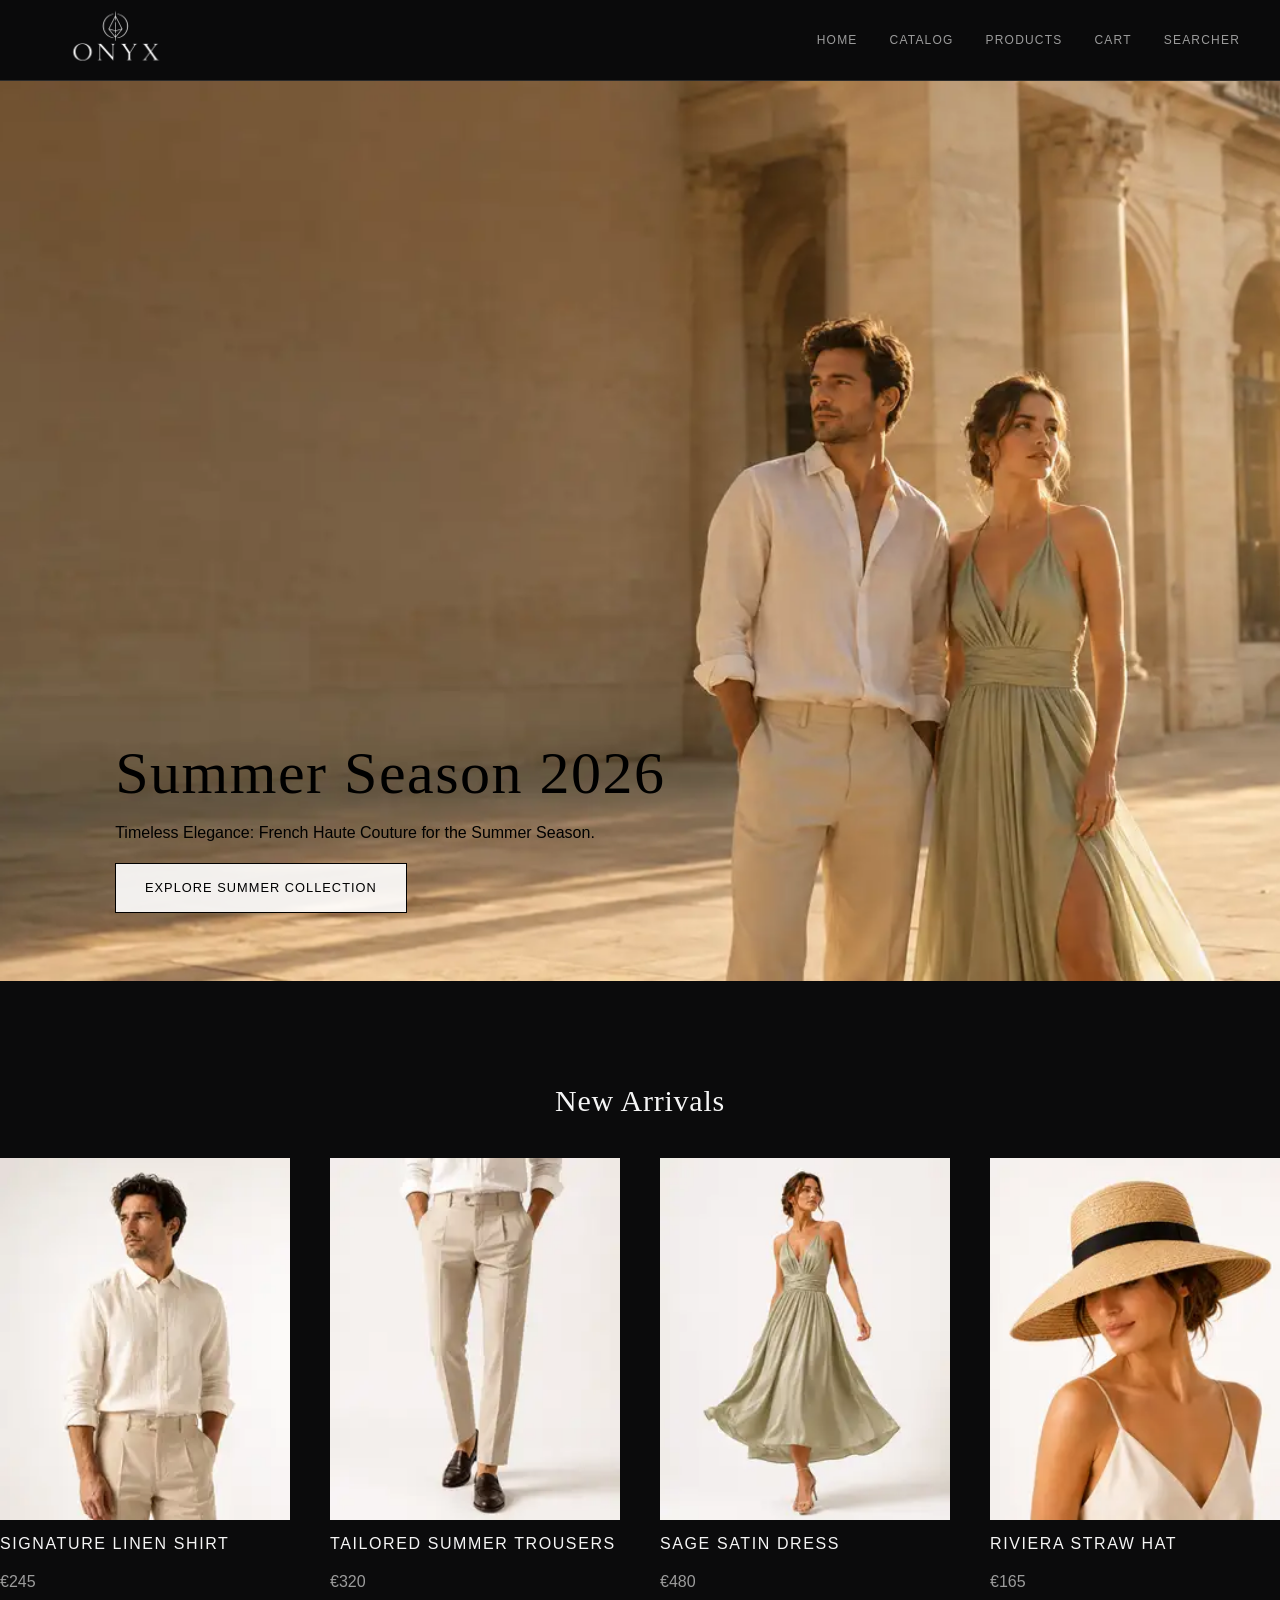
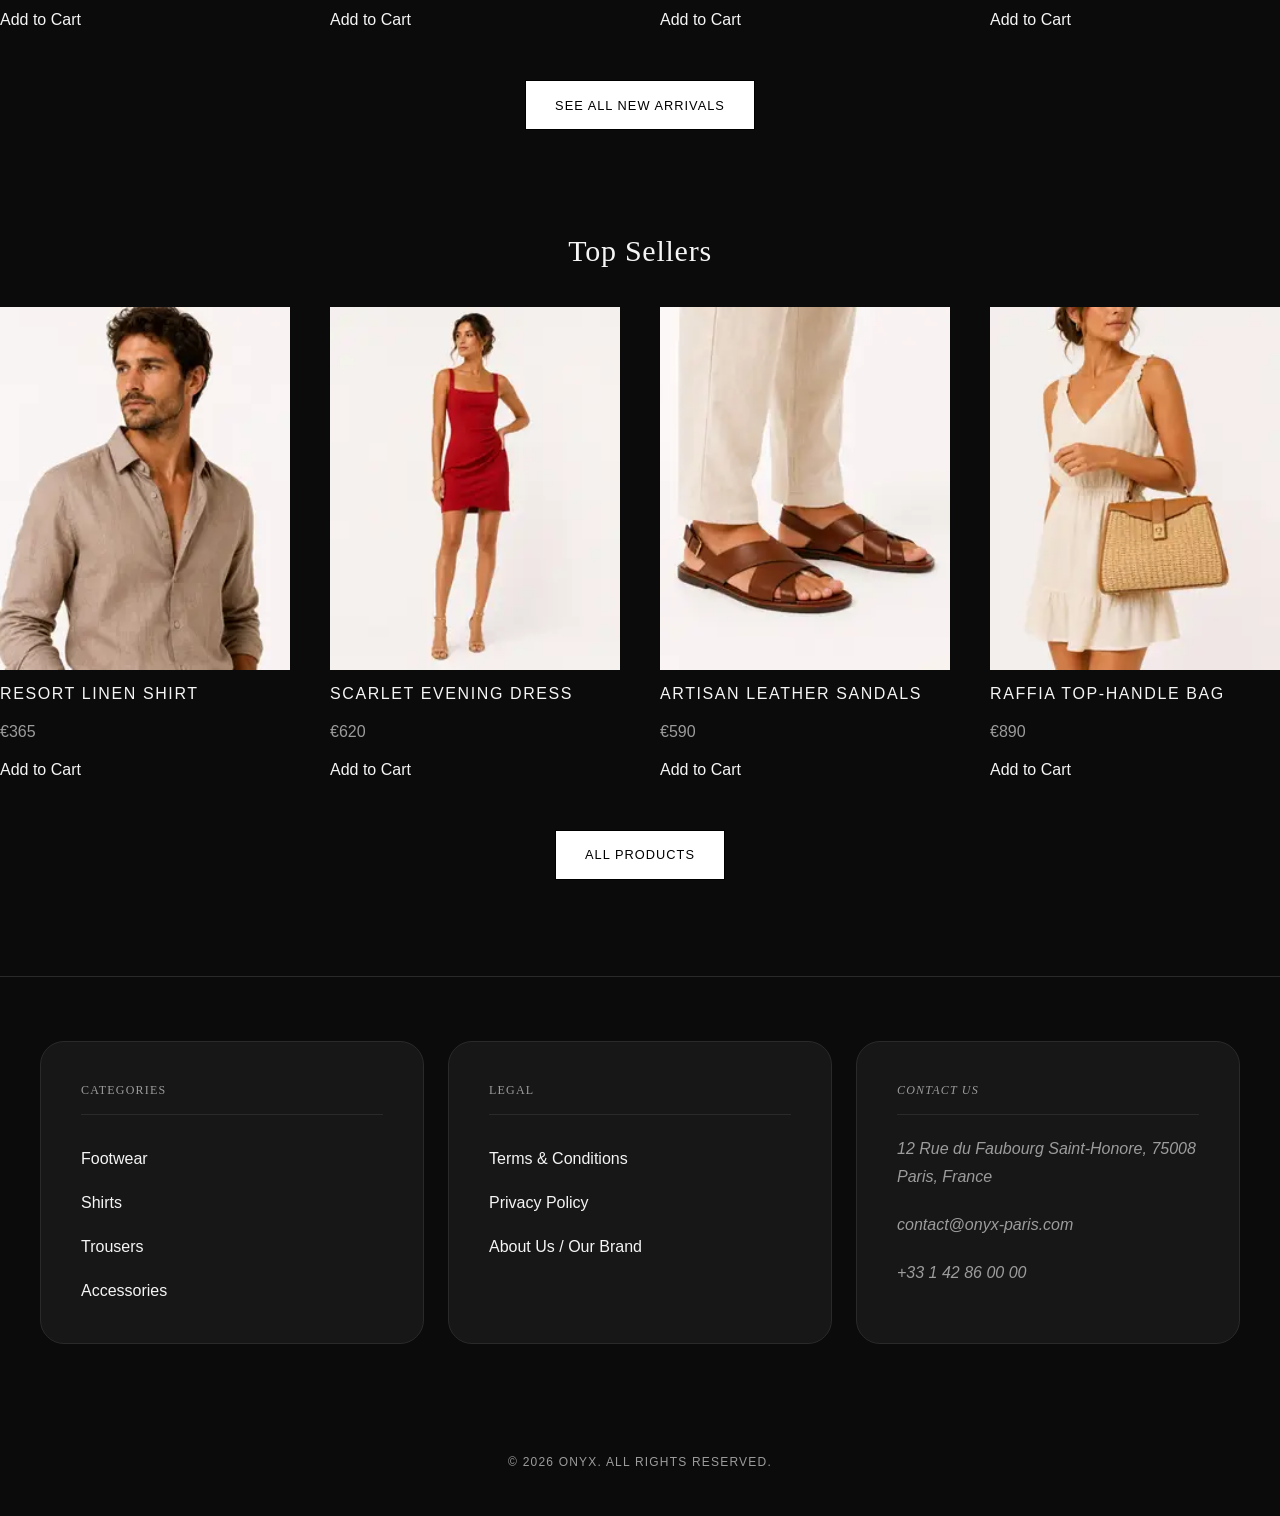
<file: index.html>
<!DOCTYPE html>
<html lang="en">
<head>
    <meta charset="UTF-8">
    <meta name="viewport" content="width=device-width, initial-scale=1.0">
    <title>Onyx | French Luxury Clothing House — Summer Season 2026</title>
    <meta name="description" content="Discover Onyx, a French luxury clothing house. Shop the Summer Season 2026 collection: tailored menswear, elegant womenswear, and timeless accessories crafted in Paris.">
    <meta name="robots" content="index, follow">
    <link rel="canonical" href="https://www.onyx-paris.com/">

    <!-- Open Graph -->
    <meta property="og:type" content="website">
    <meta property="og:title" content="Onyx | French Luxury Clothing House — Summer Season 2026">
    <meta property="og:description" content="Timeless elegance: French haute couture for the Summer Season. Discover the new Onyx collection.">
    <meta property="og:image" content="https://www.onyx-paris.com/assets/og-image.svg">
    <meta property="og:url" content="https://www.onyx-paris.com/">
    <meta property="og:site_name" content="Onyx">
    <meta property="og:locale" content="en_US">

    <!-- Twitter Cards -->
    <meta name="twitter:card" content="summary_large_image">
    <meta name="twitter:title" content="Onyx | French Luxury Clothing House — Summer Season 2026">
    <meta name="twitter:description" content="Timeless elegance: French haute couture for the Summer Season.">
    <meta name="twitter:image" content="https://www.onyx-paris.com/assets/og-image.svg">

    <link
        rel="preload"
        as="image"
        href="assets/optimized/hero-summer-2026-960.webp"
        imagesrcset="assets/optimized/hero-summer-2026-640.webp 640w, assets/optimized/hero-summer-2026-960.webp 960w, assets/optimized/hero-summer-2026-1280.webp 1280w"
        imagesizes="100vw"
        fetchpriority="high"
    >

    <!-- Styles -->
    <link rel="stylesheet" href="output.css">
    <style>
        /* ===== CAMBIOS HOME ACTUAL (COPILOT) ===== */

        /* Hero a pantalla completa con recorte vertical para dar protagonismo a los modelos */
        .hero-section {
            position: relative;
            overflow: hidden;
            height: 100svh;
        }

        /* Imagen del hero recortada y reencuadrada */
        .hero-image {
            display: block;
            width: 100%;
            height: 100%;
            object-fit: cover;
            object-position: center 38%;
        }

        /* Texto superpuesto sobre imagen, desplazado para mejorar contraste */
        .hero-content {
            position: absolute;
            inset: 0;
            z-index: 2;
            display: flex;
            flex-direction: column;
            align-items: flex-start;
            justify-content: flex-end;
            gap: 1rem;
            text-align: left;
            padding: 2rem 1.25rem 2.5rem 2.25rem;
        }

        .hero-content h1,
        .hero-content .hero-tagline {
            color: #000;
            margin: 0;
            max-width: 58rem;
        }

        /* Espaciado vertical extra entre secciones de contenido */
        main > section:not(.hero-section) {
            margin-top: clamp(4rem, 8vw, 7rem);
        }

        /* Titulos de seccion centrados */
        main > section h2 {
            text-align: center;
            margin-bottom: clamp(1.5rem, 3vw, 2.75rem);
        }

        /* Links en imagenes y titulos de producto */
        .home-product-media-link,
        .home-product-title-link {
            text-decoration: none;
            color: inherit;
        }

        /* CTAs de seccion bajo New Arrivals y Top Sellers */
        .home-section-cta-wrap {
            display: flex;
            justify-content: center;
            margin-top: clamp(2rem, 4vw, 3rem);
        }

        .home-section-cta {
            display: inline-block;
            padding: 0.9rem 1.8rem;
            border: 1px solid #000;
            background: #fff;
            color: #000;
            text-transform: uppercase;
            letter-spacing: 0.08em;
            font-size: 0.8rem;
            text-decoration: none;
            transition: border-color 0.2s ease;
        }

        /* Hover sutil: solo cambio de borde */
        .home-section-cta:hover {
            border-color: #4a4a4a;
        }

        /* CTA principal del hero con mismo criterio de hover sutil */
        .home-btn-cta {
            display: inline-block;
            padding: 0.9rem 1.8rem;
            border: 1px solid #000;
            background: rgba(255, 255, 255, 0.9);
            color: #000;
            text-transform: uppercase;
            letter-spacing: 0.08em;
            font-size: 0.8rem;
            text-decoration: none;
            transition: border-color 0.2s ease;
        }

        .home-btn-cta:hover {
            border-color: #4a4a4a;
        }

        /* Ajuste navbar: conserva el header simple del CSS base */
        .nav-content {
            gap: 1rem;
        }

        .nav-logo img {
            width: auto;
            height: 2.5rem;
        }

        @media (min-width: 768px) {
            .hero-section {
                height: 100vh;
            }

            .hero-content {
                padding: 2.5rem 4rem 4.25rem clamp(5rem, 9vw, 9rem);
                max-width: 70%;
            }
        }

        @media (max-width: 1024px) {
            .hero-section {
                height: clamp(32rem, 86svh, 52rem);
                background-color: #0b0b0c;
            }

            .hero-image {
                object-fit: contain;
                object-position: center center;
            }
        }

        @media (max-width: 767px) {
            .hero-section {
                height: 70svh;
            }

            .hero-image {
                object-fit: contain;
                object-position: center center;
            }

            .nav-content {
                height: auto;
                padding-block: 0.85rem;
            }

            .hero-content {
                align-items: center;
                text-align: center;
                padding-left: clamp(2rem, 8vw, 3.25rem);
                padding-right: 1.25rem;
            }
        }

        /* ===== FIN CAMBIOS HOME ACTUAL (COPILOT) ===== */
    </style>
</head>
<body>

     <header class="navbar">
        <div class="nav-content container-page">
            <a href="index.html" class="nav-logo" aria-label="Onyx homepage">
                <img
                    src="ONYX_sin_fondo_en_blanco-removebg-preview.png"
                    alt="Onyx"
                    width="234"
                    height="144"
                    style="display: block; width: auto; height: 6.3rem; max-width: none;"
                >
            </a>

            <nav aria-label="Main navigation">
                <ul class="nav-links">
                    <li><a href="index.html">Home</a></li>
                    <li><a href="index-catalogo.html">Catalog</a></li>
                    <li><a href="index-product.html">Products</a></li>
                    <li><a href="cart.html">Cart</a></li>
                    <li><a href="product-search.html">Searcher</a></li>
                </ul>
            </nav>
        </div>
    </header>

    <main id="main-content">

        <section class="hero-section" aria-label="Summer Collection">
            <picture>
                <source
                    type="image/webp"
                    srcset="assets/optimized/hero-summer-2026-640.webp 640w, assets/optimized/hero-summer-2026-960.webp 960w, assets/optimized/hero-summer-2026-1280.webp 1280w"
                    sizes="100vw"
                >
                <img
                    src="Hero picture Summer Season 2026 Onyx men and women.png"
                    alt="Modelo y modelo femenina luciendo la coleccion Summer Season 2026 de Onyx en un patio parisino iluminado, con prendas de lujo de lino y seda de estilo haute couture"
                    width="1672"
                    height="941"
                    fetchpriority="high"
                    loading="eager"
                    decoding="async"
                    class="hero-image"
                >
            </picture>
            <div class="hero-content">
                <h1>Summer Season 2026</h1>
                <p class="hero-tagline">Timeless Elegance: French Haute Couture for the Summer Season.</p>
                <a href="product-search.html" class="home-btn-cta">Explore Summer Collection</a>
            </div>
        </section>

        <section id="catalog" class="new-arrivals" aria-labelledby="heading-new-arrivals">
            <h2 id="heading-new-arrivals">New Arrivals</h2>

            <div class="product-grid">

                <article class="product-card" itemscope itemtype="https://schema.org/Product">
                    <a href="index-catalogo.html" class="home-product-media-link" aria-label="View Signature Linen Shirt details">
                        <picture>
                            <source
                                type="image/webp"
                                srcset="assets/optimized/new-arrival-linen-shirt-240.webp 240w, assets/optimized/new-arrival-linen-shirt-400.webp 400w"
                                sizes="(max-width: 1024px) 45vw, 194px"
                            >
                            <img
                                src="assets/NS mens premium tshirt.png"
                                alt="Men's ivory linen shirt with rolled sleeves and a refined tailored fit"
                                width="400"
                                height="500"
                                loading="lazy"
                                decoding="async"
                                itemprop="image"
                            >
                        </picture>
                    </a>
                    <h3><a href="index-catalogo.html" class="home-product-title-link" itemprop="name">Signature Linen Shirt</a></h3>
                    <p class="price" itemprop="offers" itemscope itemtype="https://schema.org/Offer">
                        <span itemprop="priceCurrency" content="EUR">€</span><span itemprop="price" content="245">245</span>
                        <link itemprop="availability" href="https://schema.org/InStock">
                    </p>
                    <a href="index-catalogo.html" class="btn-product" aria-label="Add Signature Linen Shirt to cart">Add to Cart</a>
                </article>

                <article class="product-card" itemscope itemtype="https://schema.org/Product">
                    <a href="index-catalogo.html" class="home-product-media-link" aria-label="View Tailored Summer Trousers details">
                        <picture>
                            <source
                                type="image/webp"
                                srcset="assets/optimized/new-arrival-trousers-240.webp 240w, assets/optimized/new-arrival-trousers-400.webp 400w"
                                sizes="(max-width: 1024px) 45vw, 194px"
                            >
                            <img
                                src="assets/NS  mens premium trousers.png"
                                alt="Men's tailored beige linen trousers with front pleats and a cropped ankle fit"
                                width="400"
                                height="500"
                                loading="lazy"
                                decoding="async"
                                itemprop="image"
                            >
                        </picture>
                    </a>
                    <h3><a href="index-catalogo.html" class="home-product-title-link" itemprop="name">Tailored Summer Trousers</a></h3>
                    <p class="price" itemprop="offers" itemscope itemtype="https://schema.org/Offer">
                        <span itemprop="priceCurrency" content="EUR">€</span><span itemprop="price" content="320">320</span>
                        <link itemprop="availability" href="https://schema.org/InStock">
                    </p>
                    <a href="index-catalogo.html" class="btn-product" aria-label="Add Tailored Summer Trousers to cart">Add to Cart</a>
                </article>

                <article class="product-card" itemscope itemtype="https://schema.org/Product">
                    <a href="index-catalogo.html" class="home-product-media-link" aria-label="View Sage Satin Dress details">
                        <picture>
                            <source
                                type="image/webp"
                                srcset="assets/optimized/new-arrival-dress-240.webp 240w, assets/optimized/new-arrival-dress-400.webp 400w"
                                sizes="(max-width: 1024px) 45vw, 194px"
                            >
                            <img
                                src="assets/NS women summer dress.png"
                                alt="Women's sage green satin summer dress with a flowing midi skirt and wrap waist"
                                width="400"
                                height="500"
                                loading="lazy"
                                decoding="async"
                                itemprop="image"
                            >
                        </picture>
                    </a>
                    <h3><a href="index-catalogo.html" class="home-product-title-link" itemprop="name">Sage Satin Dress</a></h3>
                    <p class="price" itemprop="offers" itemscope itemtype="https://schema.org/Offer">
                        <span itemprop="priceCurrency" content="EUR">€</span><span itemprop="price" content="480">480</span>
                        <link itemprop="availability" href="https://schema.org/InStock">
                    </p>
                    <a href="index-catalogo.html" class="btn-product" aria-label="Add Sage Satin Dress to cart">Add to Cart</a>
                </article>

                <article class="product-card" itemscope itemtype="https://schema.org/Product">
                    <a href="index-catalogo.html" class="home-product-media-link" aria-label="View Riviera Straw Hat details">
                        <picture>
                            <source
                                type="image/webp"
                                srcset="assets/optimized/new-arrival-hat-240.webp 240w, assets/optimized/new-arrival-hat-400.webp 400w"
                                sizes="(max-width: 1024px) 45vw, 194px"
                            >
                            <img
                                src="assets/NS womens Sun Hat BG good.png"
                                alt="Women's woven straw sun hat with a wide brim and black ribbon band"
                                width="400"
                                height="500"
                                loading="lazy"
                                decoding="async"
                                itemprop="image"
                            >
                        </picture>
                    </a>
                    <h3><a href="index-catalogo.html" class="home-product-title-link" itemprop="name">Riviera Straw Hat</a></h3>
                    <p class="price" itemprop="offers" itemscope itemtype="https://schema.org/Offer">
                        <span itemprop="priceCurrency" content="EUR">€</span><span itemprop="price" content="165">165</span>
                        <link itemprop="availability" href="https://schema.org/InStock">
                    </p>
                    <a href="index-catalogo.html" class="btn-product" aria-label="Add Riviera Straw Hat to cart">Add to Cart</a>
                </article>

            </div>

            <div class="home-section-cta-wrap">
                <a href="product-search.html" class="home-section-cta" aria-label="View all new arrivals">See all new arrivals</a>
            </div>
        </section>

        <section class="top-sellers" aria-labelledby="heading-top-sellers">
            <h2 id="heading-top-sellers">Top Sellers</h2>

            <div class="product-grid">

                <article class="product-card" itemscope itemtype="https://schema.org/Product">
                    <a href="index-catalogo.html" class="home-product-media-link" aria-label="View Resort Linen Shirt details">
                        <picture>
                            <source
                                type="image/webp"
                                srcset="assets/optimized/top-seller-men-shirt-240.webp 240w, assets/optimized/top-seller-men-shirt-400.webp 400w"
                                sizes="(max-width: 1024px) 45vw, 194px"
                            >
                            <img
                                src="assets/Top Sales men shirt lino.jpg"
                                alt="Men's taupe linen shirt with an open collar and relaxed tailored fit"
                                width="400"
                                height="500"
                                loading="lazy"
                                decoding="async"
                                itemprop="image"
                            >
                        </picture>
                    </a>
                    <h3><a href="index-catalogo.html" class="home-product-title-link" itemprop="name">Resort Linen Shirt</a></h3>
                    <p class="price" itemprop="offers" itemscope itemtype="https://schema.org/Offer">
                        <span itemprop="priceCurrency" content="EUR">€</span><span itemprop="price" content="365">365</span>
                        <link itemprop="availability" href="https://schema.org/InStock">
                    </p>
                    <a href="index-catalogo.html" class="btn-product" aria-label="Add Resort Linen Shirt to cart">Add to Cart</a>
                </article>

                <article class="product-card" itemscope itemtype="https://schema.org/Product">
                    <a href="index-catalogo.html" class="home-product-media-link" aria-label="View Scarlet Evening Dress details">
                        <picture>
                            <source
                                type="image/webp"
                                srcset="assets/optimized/top-seller-red-dress-240.webp 240w, assets/optimized/top-seller-red-dress-400.webp 400w"
                                sizes="(max-width: 1024px) 45vw, 194px"
                            >
                            <img
                                src="/assets/Top Sales woman red dress.jpg"
                                alt="Women's fitted red cocktail dress with a square neckline and asymmetrical hem"
                                width="400"
                                height="500"
                                loading="lazy"
                                decoding="async"
                                itemprop="image"
                            >
                        </picture>
                    </a>
                    <h3><a href="index-catalogo.html" class="home-product-title-link" itemprop="name">Scarlet Evening Dress</a></h3>
                    <p class="price" itemprop="offers" itemscope itemtype="https://schema.org/Offer">
                        <span itemprop="priceCurrency" content="EUR">€</span><span itemprop="price" content="620">620</span>
                        <link itemprop="availability" href="https://schema.org/InStock">
                    </p>
                    <a href="index-catalogo.html" class="btn-product" aria-label="Add Scarlet Evening Dress to cart">Add to Cart</a>
                </article>

                <article class="product-card" itemscope itemtype="https://schema.org/Product">
                    <a href="index-catalogo.html" class="home-product-media-link" aria-label="View Artisan Leather Sandals details">
                        <picture>
                            <source
                                type="image/webp"
                                srcset="assets/optimized/top-seller-sandals-240.webp 240w, assets/optimized/top-seller-sandals-400.webp 400w"
                                sizes="(max-width: 1024px) 45vw, 194px"
                            >
                            <img
                                src="assets/Top Sales leather sandals.jpg"
                                alt="Brown leather flat sandals with crossover straps and a buckle slingback"
                                width="400"
                                height="500"
                                loading="lazy"
                                decoding="async"
                                itemprop="image"
                            >
                        </picture>
                    </a>
                    <h3><a href="index-catalogo.html" class="home-product-title-link" itemprop="name">Artisan Leather Sandals</a></h3>
                    <p class="price" itemprop="offers" itemscope itemtype="https://schema.org/Offer">
                        <span itemprop="priceCurrency" content="EUR">€</span><span itemprop="price" content="590">590</span>
                        <link itemprop="availability" href="https://schema.org/InStock">
                    </p>
                    <a href="index-catalogo.html" class="btn-product" aria-label="Add Artisan Leather Sandals to cart">Add to Cart</a>
                </article>

                <article class="product-card" itemscope itemtype="https://schema.org/Product">
                    <a href="index-catalogo.html" class="home-product-media-link" aria-label="View Raffia Top-Handle Bag details">
                        <picture>
                            <source
                                type="image/webp"
                                srcset="assets/optimized/top-seller-rafia-bag-240.webp 240w, assets/optimized/top-seller-rafia-bag-400.webp 400w"
                                sizes="(max-width: 1024px) 45vw, 194px"
                            >
                            <img
                                src="assets/Top Sales rafia bag.jpg"
                                alt="Structured raffia handbag with tan leather trim, top handle and gold clasp"
                                width="400"
                                height="500"
                                loading="lazy"
                                decoding="async"
                                itemprop="image"
                            >
                        </picture>
                    </a>
                    <h3><a href="index-catalogo.html" class="home-product-title-link" itemprop="name">Raffia Top-Handle Bag</a></h3>
                    <p class="price" itemprop="offers" itemscope itemtype="https://schema.org/Offer">
                        <span itemprop="priceCurrency" content="EUR">€</span><span itemprop="price" content="890">890</span>
                        <link itemprop="availability" href="https://schema.org/InStock">
                    </p>
                    <a href="index-catalogo.html" class="btn-product" aria-label="Add Raffia Top-Handle Bag to cart">Add to Cart</a>
                </article>

            </div>

            <div class="home-section-cta-wrap">
                <a href="product-search.html" class="home-section-cta" aria-label="View all products">All products</a>
            </div>
        </section>

    </main>

    <footer class="footer">
        <div class="container-page py-16">

            <div class="grid gap-6 md:grid-cols-3">
                <nav aria-label="Product categories" class="card">
                    <h2 class="section-title">Categories</h2>
                    <ul class="space-y-5">
                    <li><a href="index-product.html">Footwear</a></li>
                    <li><a href="index-product.html">Shirts</a></li>
                    <li><a href="index-product.html">Trousers</a></li>
                    <li><a href="index-product.html">Accessories</a></li>
                    </ul>
                </nav>

                <nav aria-label="Legal" class="card">
                    <h2 class="section-title">Legal</h2>
                    <ul class="space-y-5">
                    <li><a href="/terms">Terms &amp; Conditions</a></li>
                    <li><a href="/privacy">Privacy Policy</a></li>
                    <li><a href="/about">About Us / Our Brand</a></li>
                    </ul>
                </nav>

                <address class="card space-y-5">
                    <h2 class="section-title">Contact Us</h2>
                    <p>12 Rue du Faubourg Saint-Honore, 75008 Paris, France</p>
                    <p><a href="mailto:contact@onyx-paris.com">contact@onyx-paris.com</a></p>
                    <p><a href="tel:+33142860000">+33 1 42 86 00 00</a></p>
                </address>
            </div>
        </div>

        <div class="footer-content footer-bottom">
            <p>&copy; 2026 Onyx. All rights reserved.</p>
        </div>
    </footer>

    <script type="application/ld+json">
    {
        "@context": "https://schema.org",
        "@graph": [
            {
                "@type": "Organization",
                "name": "Onyx",
                "url": "https://www.onyx-paris.com/",
                "logo": "https://www.onyx-paris.com/assets/logo-onyx.svg",
                "description": "Onyx is a French luxury clothing house offering tailored menswear, elegant womenswear, and timeless accessories crafted in Paris.",
                "address": {
                    "@type": "PostalAddress",
                    "streetAddress": "12 Rue du Faubourg Saint-Honoré",
                    "addressLocality": "Paris",
                    "postalCode": "75008",
                    "addressCountry": "FR"
                },
                "email": "contact@onyx-paris.com",
                "telephone": "+33142860000",
                "sameAs": []
            },
            {
                "@type": "ItemList",
                "name": "Summer Season 2026 New Arrivals",
                "itemListElement": [
                    {
                        "@type": "ListItem",
                        "position": 1,
                        "item": {
                            "@type": "Product",
                            "name": "Men's Ivory Linen Shirt",
                            "image": "https://www.onyx-paris.com/assets/NS%20mens%20premium%20tshirt.png",
                            "description": "A breathable ivory linen shirt with a soft texture, rolled cuffs and a polished summer silhouette.",
                            "offers": {
                                "@type": "Offer",
                                "priceCurrency": "EUR",
                                "price": "245",
                                "availability": "https://schema.org/InStock"
                            }
                        }
                    },
                    {
                        "@type": "ListItem",
                        "position": 2,
                        "item": {
                            "@type": "Product",
                            "name": "Men's Tailored Linen Trousers",
                            "image": "https://www.onyx-paris.com/assets/NS%20%20mens%20premium%20trousers.png",
                            "description": "Tailored beige linen trousers with sharp front pleats, a clean waistband and a lightweight warm-weather finish.",
                            "offers": {
                                "@type": "Offer",
                                "priceCurrency": "EUR",
                                "price": "320",
                                "availability": "https://schema.org/InStock"
                            }
                        }
                    },
                    {
                        "@type": "ListItem",
                        "position": 3,
                        "item": {
                            "@type": "Product",
                            "name": "Women's Sage Satin Summer Dress",
                            "image": "https://www.onyx-paris.com/assets/NS%20women%20summer%20dress.png",
                            "description": "A sage satin midi dress with a fluid skirt, gathered bodice and elegant movement for summer occasions.",
                            "offers": {
                                "@type": "Offer",
                                "priceCurrency": "EUR",
                                "price": "480",
                                "availability": "https://schema.org/InStock"
                            }
                        }
                    },
                    {
                        "@type": "ListItem",
                        "position": 4,
                        "item": {
                            "@type": "Product",
                            "name": "Women's Wide-Brim Straw Hat",
                            "image": "https://www.onyx-paris.com/assets/NS%20womens%20Sun%20Hat%20BG%20good.png",
                            "description": "A woven straw sun hat with a structured crown, generous brim and black ribbon trim for elegant sun protection.",
                            "offers": {
                                "@type": "Offer",
                                "priceCurrency": "EUR",
                                "price": "165",
                                "availability": "https://schema.org/InStock"
                            }
                        }
                    }
                ]
            },
            {
                "@type": "ItemList",
                "name": "Top Sellers",
                "itemListElement": [
                    {
                        "@type": "ListItem",
                        "position": 1,
                        "item": {
                            "@type": "Product",
                            "name": "Men's Taupe Linen Shirt",
                            "image": "https://www.onyx-paris.com/assets/Top%20Sales%20men%20shirt%20lino.jpg",
                            "description": "A lightweight taupe linen shirt with an open collar, natural texture and an easy refined fit.",
                            "offers": {
                                "@type": "Offer",
                                "priceCurrency": "EUR",
                                "price": "365",
                                "availability": "https://schema.org/InStock"
                            }
                        }
                    },
                    {
                        "@type": "ListItem",
                        "position": 2,
                        "item": {
                            "@type": "Product",
                            "name": "Women's Red Cocktail Dress",
                            "image": "https://www.onyx-paris.com/assets/Top%20Sales%20woman%20red%20dress.jpg",
                            "description": "A fitted red cocktail dress with a clean square neckline, sculpted drape and modern asymmetric hemline.",
                            "offers": {
                                "@type": "Offer",
                                "priceCurrency": "EUR",
                                "price": "620",
                                "availability": "https://schema.org/InStock"
                            }
                        }
                    },
                    {
                        "@type": "ListItem",
                        "position": 3,
                        "item": {
                            "@type": "Product",
                            "name": "Brown Leather Sandals",
                            "image": "https://www.onyx-paris.com/assets/Top%20Sales%20leather%20sandals.jpg",
                            "description": "Flat brown leather sandals with crossover straps, a secure slingback buckle and artisan-inspired finishing.",
                            "offers": {
                                "@type": "Offer",
                                "priceCurrency": "EUR",
                                "price": "590",
                                "availability": "https://schema.org/InStock"
                            }
                        }
                    },
                    {
                        "@type": "ListItem",
                        "position": 4,
                        "item": {
                            "@type": "Product",
                            "name": "Structured Raffia Handbag",
                            "image": "https://www.onyx-paris.com/assets/Top%20Sales%20rafia%20bag.jpg",
                            "description": "A structured raffia handbag with smooth tan leather trim, top handle and polished gold-tone clasp.",
                            "offers": {
                                "@type": "Offer",
                                "priceCurrency": "EUR",
                                "price": "890",
                                "availability": "https://schema.org/InStock"
                            }
                        }
                    }
                ]
            }
        ]
    }
    </script>

</body>
</html>
</file>
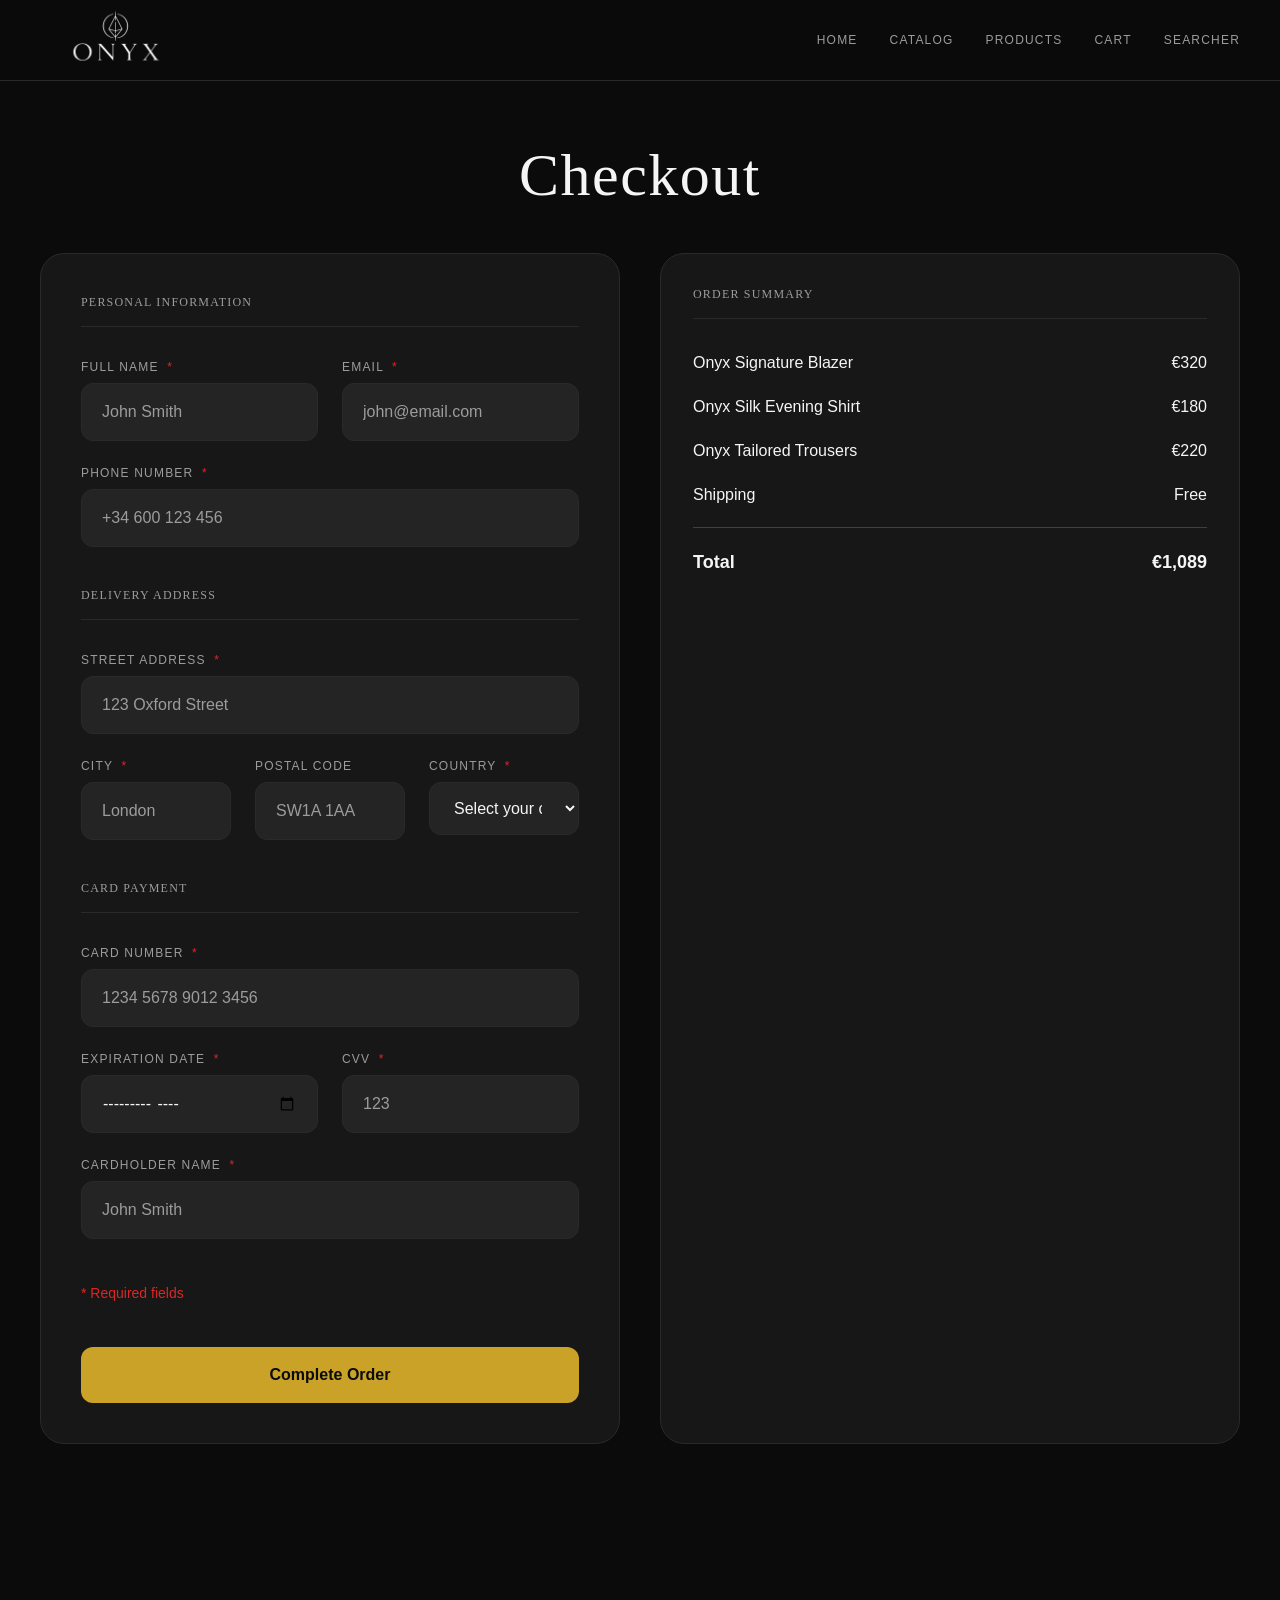
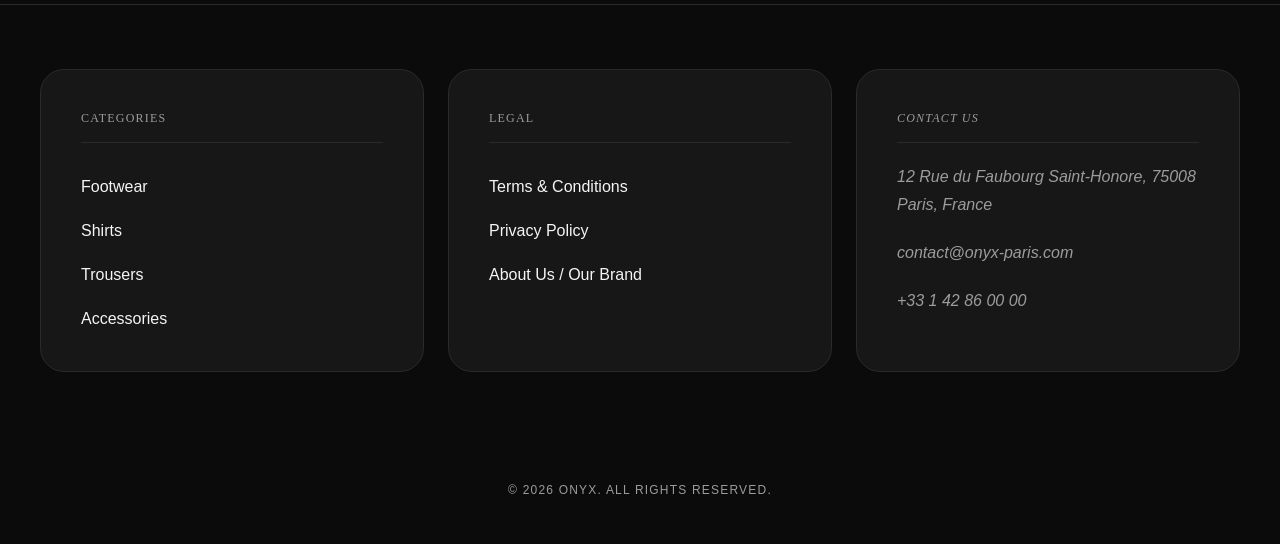
<file: indexformulario.html>
<!DOCTYPE html>
<html lang="en">

<head>
    <meta charset="UTF-8">
    <meta name="viewport" content="width=device-width, initial-scale=1.0">
    <title>ONYX | Checkout</title>

    <link rel="stylesheet" href="output.css">

    <link rel="preconnect" href="https://fonts.googleapis.com">
    <link rel="preconnect" href="https://fonts.gstatic.com" crossorigin>
    <link rel="stylesheet" href="https://fonts.googleapis.com/css2?family=Cormorant+Garamond:wght@300;400;500;600;700&display=swap">
</head>

<body>

    <!-- ================= NAVBAR ================= -->

     <header class="navbar">
        <div class="nav-content container-page">
            <a href="index.html" class="nav-logo" aria-label="Onyx homepage">
                <img
                    src="ONYX_sin_fondo_en_blanco-removebg-preview.png"
                    alt="Onyx"
                    width="234"
                    height="144"
                    style="display: block; width: auto; height: 6.3rem; max-width: none;"
                >
            </a>

            <nav aria-label="Main navigation">
                <ul class="nav-links">
                    <li><a href="index.html">Home</a></li>
                    <li><a href="index-catalogo.html">Catalog</a></li>
                    <li><a href="index-product.html">Products</a></li>
                    <li><a href="cart.html">Cart</a></li>
                    <li><a href="product-search.html">Searcher</a></li>
                </ul>
            </nav>
        </div>
    </header>

    <!-- ================= MAIN ================= -->

    <main class="container-page py-16">

        <h1 class="mb-12 text-center">
            Checkout
        </h1>

        <div class="grid-2">

            <!-- ================= FORM ================= -->

            <form class="card space-y-10">

                <!-- PERSONAL INFORMATION -->

                <section>

                    <h2 class="section-title">
                        Personal Information
                    </h2>

                    <div class="grid gap-6 md:grid-cols-2">

                        <div>

                            <label for="name">
                                Full Name
                                <span class="required">*</span>
                            </label>

                            <input
                                id="name"
                                name="name"
                                type="text"
                                placeholder="John Smith"
                                autocomplete="name"
                                required>

                        </div>

                        <div>

                            <label for="email">
                                Email
                                <span class="required">*</span>
                            </label>

                            <input
                                id="email"
                                name="email"
                                type="email"
                                placeholder="john@email.com"
                                autocomplete="email"
                                required>

                        </div>

                        <div class="md:col-span-2">

                            <label for="phone">
                                Phone Number
                                <span class="required">*</span>
                            </label>

                            <input
                                id="phone"
                                name="phone"
                                type="tel"
                                placeholder="+34 600 123 456"
                                autocomplete="tel"
                                required>

                        </div>

                    </div>

                </section>

                <!-- DELIVERY ADDRESS -->

                <section>

                    <h2 class="section-title">
                        Delivery Address
                    </h2>

                    <div class="space-y-6">

                        <div>

                            <label for="street">
                                Street Address
                                <span class="required">*</span>
                            </label>

                            <input
                                id="street"
                                name="street"
                                type="text"
                                placeholder="123 Oxford Street"
                                autocomplete="street-address"
                                required>

                        </div>

                        <div class="grid gap-6 md:grid-cols-3">

                            <div>

                                <label for="city">
                                    City
                                    <span class="required">*</span>
                                </label>

                                <input
                                    id="city"
                                    name="city"
                                    type="text"
                                    placeholder="London"
                                    autocomplete="address-level2"
                                    required>

                            </div>

                            <div>

                                <label for="postcode">
                                    Postal Code
                                </label>

                                <input
                                    id="postcode"
                                    name="postcode"
                                    type="text"
                                    placeholder="SW1A 1AA"
                                    autocomplete="postal-code">

                            </div>

                            <div>

                                <label for="country">
                                    Country
                                    <span class="required">*</span>
                                </label>

                                <select
                                    id="country"
                                    name="country"
                                    autocomplete="country"
                                    required>

                                    <option value="">
                                        Select your country
                                    </option>

                                    <option>Spain</option>
                                    <option>France</option>
                                    <option>Italy</option>
                                    <option>Portugal</option>
                                    <option>United Kingdom</option>

                                </select>

                            </div>

                        </div>

                    </div>

                </section>

                <!-- PAYMENT -->

                <section>

                    <h2 class="section-title">
                        Card Payment
                    </h2>

                    <div class="space-y-6">

                        <div>

                            <label for="card">
                                Card Number
                                <span class="required">*</span>
                            </label>

                            <input
                                id="card"
                                name="card"
                                type="text"
                                placeholder="1234 5678 9012 3456"
                                autocomplete="cc-number"
                                required>

                        </div>

                        <div class="grid gap-6 md:grid-cols-2">

                            <div>

                                <label for="expiry">
                                    Expiration Date
                                    <span class="required">*</span>
                                </label>

                                <input
                                    id="expiry"
                                    name="expiry"
                                    type="month"
                                    autocomplete="cc-exp"
                                    required>

                            </div>

                            <div>

                                <label for="cvv">
                                    CVV
                                    <span class="required">*</span>
                                </label>

                                <input
                                    id="cvv"
                                    name="cvv"
                                    type="password"
                                    placeholder="123"
                                    maxlength="4"
                                    autocomplete="cc-csc"
                                    required>

                            </div>

                        </div>

                        <div>

                            <label for="holder">
                                Cardholder Name
                                <span class="required">*</span>
                            </label>

                            <input
                                id="holder"
                                name="holder"
                                type="text"
                                placeholder="John Smith"
                                autocomplete="cc-name"
                                required>

                        </div>

                    </div>

                </section>

                <p class="required-text">
                    * Required fields
                </p>

                <button
                    class="btn-primary"
                    type="submit">

                    Complete Order

                </button>

            </form>

            <!-- ================= ORDER SUMMARY ================= -->

            <aside class="summary">

                <h2 class="section-title">
                    Order Summary
                </h2>

                <div class="space-y-5">

                    <div class="flex justify-between">
                        <span>Onyx Signature Blazer</span>
                        <span>€320</span>
                    </div>

                    <div class="flex justify-between">
                        <span>Onyx Silk Evening Shirt</span>
                        <span>€180</span>
                    </div>

                    <div class="flex justify-between">
                        <span>Onyx Tailored Trousers</span>
                        <span>€220</span>
                    </div>

                    <div class="flex justify-between">
                        <span>Shipping</span>
                        <span>Free</span>
                    </div>

                    <hr class="border-gray-700">

                    <div class="flex justify-between text-lg font-semibold">

                        <span>Total</span>
                        <span>€1,089</span>

                    </div>

                </div>

            </aside>

        </div>

    </main>

    <!-- ================= FOOTER ================= -->

    <footer class="footer">
        <div class="container-page py-16">

            <div class="grid gap-6 md:grid-cols-3">
                <nav aria-label="Product categories" class="card">
                    <h2 class="section-title">Categories</h2>
                    <ul class="space-y-5">
                    <li><a href="/category/footwear">Footwear</a></li>
                    <li><a href="/category/shirts">Shirts</a></li>
                    <li><a href="/category/trousers">Trousers</a></li>
                    <li><a href="/category/accessories">Accessories</a></li>
                    </ul>
                </nav>

                <nav aria-label="Legal" class="card">
                    <h2 class="section-title">Legal</h2>
                    <ul class="space-y-5">
                    <li><a href="/terms">Terms &amp; Conditions</a></li>
                    <li><a href="/privacy">Privacy Policy</a></li>
                    <li><a href="/about">About Us / Our Brand</a></li>
                    </ul>
                </nav>

                <address class="card space-y-5">
                    <h2 class="section-title">Contact Us</h2>
                    <p>12 Rue du Faubourg Saint-Honore, 75008 Paris, France</p>
                    <p><a href="mailto:contact@onyx-paris.com">contact@onyx-paris.com</a></p>
                    <p><a href="tel:+33142860000">+33 1 42 86 00 00</a></p>
                </address>
            </div>
        </div>

        <div class="footer-content footer-bottom">
            <p>&copy; 2026 Onyx. All rights reserved.</p>
        </div>
    </footer>

    <script type="application/ld+json">
    {
        "@context": "https://schema.org",
        "@graph": [
            {
                "@type": "Organization",
                "name": "Onyx",
                "url": "https://www.onyx-paris.com/",
                "logo": "https://www.onyx-paris.com/assets/logo-onyx.svg",
                "description": "Onyx is a French luxury clothing house offering tailored menswear, elegant womenswear, and timeless accessories crafted in Paris.",
                "address": {
                    "@type": "PostalAddress",
                    "streetAddress": "12 Rue du Faubourg Saint-Honoré",
                    "addressLocality": "Paris",
                    "postalCode": "75008",
                    "addressCountry": "FR"
                },
                "email": "contact@onyx-paris.com",
                "telephone": "+33142860000",
                "sameAs": []
            },
            {
                "@type": "ItemList",
                "name": "Summer Season 2026 New Arrivals",
                "itemListElement": [
                    {
                        "@type": "ListItem",
                        "position": 1,
                        "item": {
                            "@type": "Product",
                            "name": "Men's Ivory Linen Shirt",
                            "image": "https://www.onyx-paris.com/assets/NS%20mens%20premium%20tshirt.png",
                            "description": "A breathable ivory linen shirt with a soft texture, rolled cuffs and a polished summer silhouette.",
                            "offers": {
                                "@type": "Offer",
                                "priceCurrency": "EUR",
                                "price": "245",
                                "availability": "https://schema.org/InStock"
                            }
                        }
                    },
                    {
                        "@type": "ListItem",
                        "position": 2,
                        "item": {
                            "@type": "Product",
                            "name": "Men's Tailored Linen Trousers",
                            "image": "https://www.onyx-paris.com/assets/NS%20%20mens%20premium%20trousers.png",
                            "description": "Tailored beige linen trousers with sharp front pleats, a clean waistband and a lightweight warm-weather finish.",
                            "offers": {
                                "@type": "Offer",
                                "priceCurrency": "EUR",
                                "price": "320",
                                "availability": "https://schema.org/InStock"
                            }
                        }
                    },
                    {
                        "@type": "ListItem",
                        "position": 3,
                        "item": {
                            "@type": "Product",
                            "name": "Women's Sage Satin Summer Dress",
                            "image": "https://www.onyx-paris.com/assets/NS%20women%20summer%20dress.png",
                            "description": "A sage satin midi dress with a fluid skirt, gathered bodice and elegant movement for summer occasions.",
                            "offers": {
                                "@type": "Offer",
                                "priceCurrency": "EUR",
                                "price": "480",
                                "availability": "https://schema.org/InStock"
                            }
                        }
                    },
                    {
                        "@type": "ListItem",
                        "position": 4,
                        "item": {
                            "@type": "Product",
                            "name": "Women's Wide-Brim Straw Hat",
                            "image": "https://www.onyx-paris.com/assets/NS%20womens%20Sun%20Hat%20BG%20good.png",
                            "description": "A woven straw sun hat with a structured crown, generous brim and black ribbon trim for elegant sun protection.",
                            "offers": {
                                "@type": "Offer",
                                "priceCurrency": "EUR",
                                "price": "165",
                                "availability": "https://schema.org/InStock"
                            }
                        }
                    }
                ]
            },
            {
                "@type": "ItemList",
                "name": "Top Sellers",
                "itemListElement": [
                    {
                        "@type": "ListItem",
                        "position": 1,
                        "item": {
                            "@type": "Product",
                            "name": "Men's Taupe Linen Shirt",
                            "image": "https://www.onyx-paris.com/assets/Top%20Sales%20men%20shirt%20lino.jpg",
                            "description": "A lightweight taupe linen shirt with an open collar, natural texture and an easy refined fit.",
                            "offers": {
                                "@type": "Offer",
                                "priceCurrency": "EUR",
                                "price": "365",
                                "availability": "https://schema.org/InStock"
                            }
                        }
                    },
                    {
                        "@type": "ListItem",
                        "position": 2,
                        "item": {
                            "@type": "Product",
                            "name": "Women's Red Cocktail Dress",
                            "image": "https://www.onyx-paris.com/assets/Top%20Sales%20woman%20red%20dress.jpg",
                            "description": "A fitted red cocktail dress with a clean square neckline, sculpted drape and modern asymmetric hemline.",
                            "offers": {
                                "@type": "Offer",
                                "priceCurrency": "EUR",
                                "price": "620",
                                "availability": "https://schema.org/InStock"
                            }
                        }
                    },
                    {
                        "@type": "ListItem",
                        "position": 3,
                        "item": {
                            "@type": "Product",
                            "name": "Brown Leather Sandals",
                            "image": "https://www.onyx-paris.com/assets/Top%20Sales%20leather%20sandals.jpg",
                            "description": "Flat brown leather sandals with crossover straps, a secure slingback buckle and artisan-inspired finishing.",
                            "offers": {
                                "@type": "Offer",
                                "priceCurrency": "EUR",
                                "price": "590",
                                "availability": "https://schema.org/InStock"
                            }
                        }
                    },
                    {
                        "@type": "ListItem",
                        "position": 4,
                        "item": {
                            "@type": "Product",
                            "name": "Structured Raffia Handbag",
                            "image": "https://www.onyx-paris.com/assets/Top%20Sales%20rafia%20bag.jpg",
                            "description": "A structured raffia handbag with smooth tan leather trim, top handle and polished gold-tone clasp.",
                            "offers": {
                                "@type": "Offer",
                                "priceCurrency": "EUR",
                                "price": "890",
                                "availability": "https://schema.org/InStock"
                            }
                        }
                    }
                ]
            }
        ]
    }
    </script>


</body>

</html>
</file>
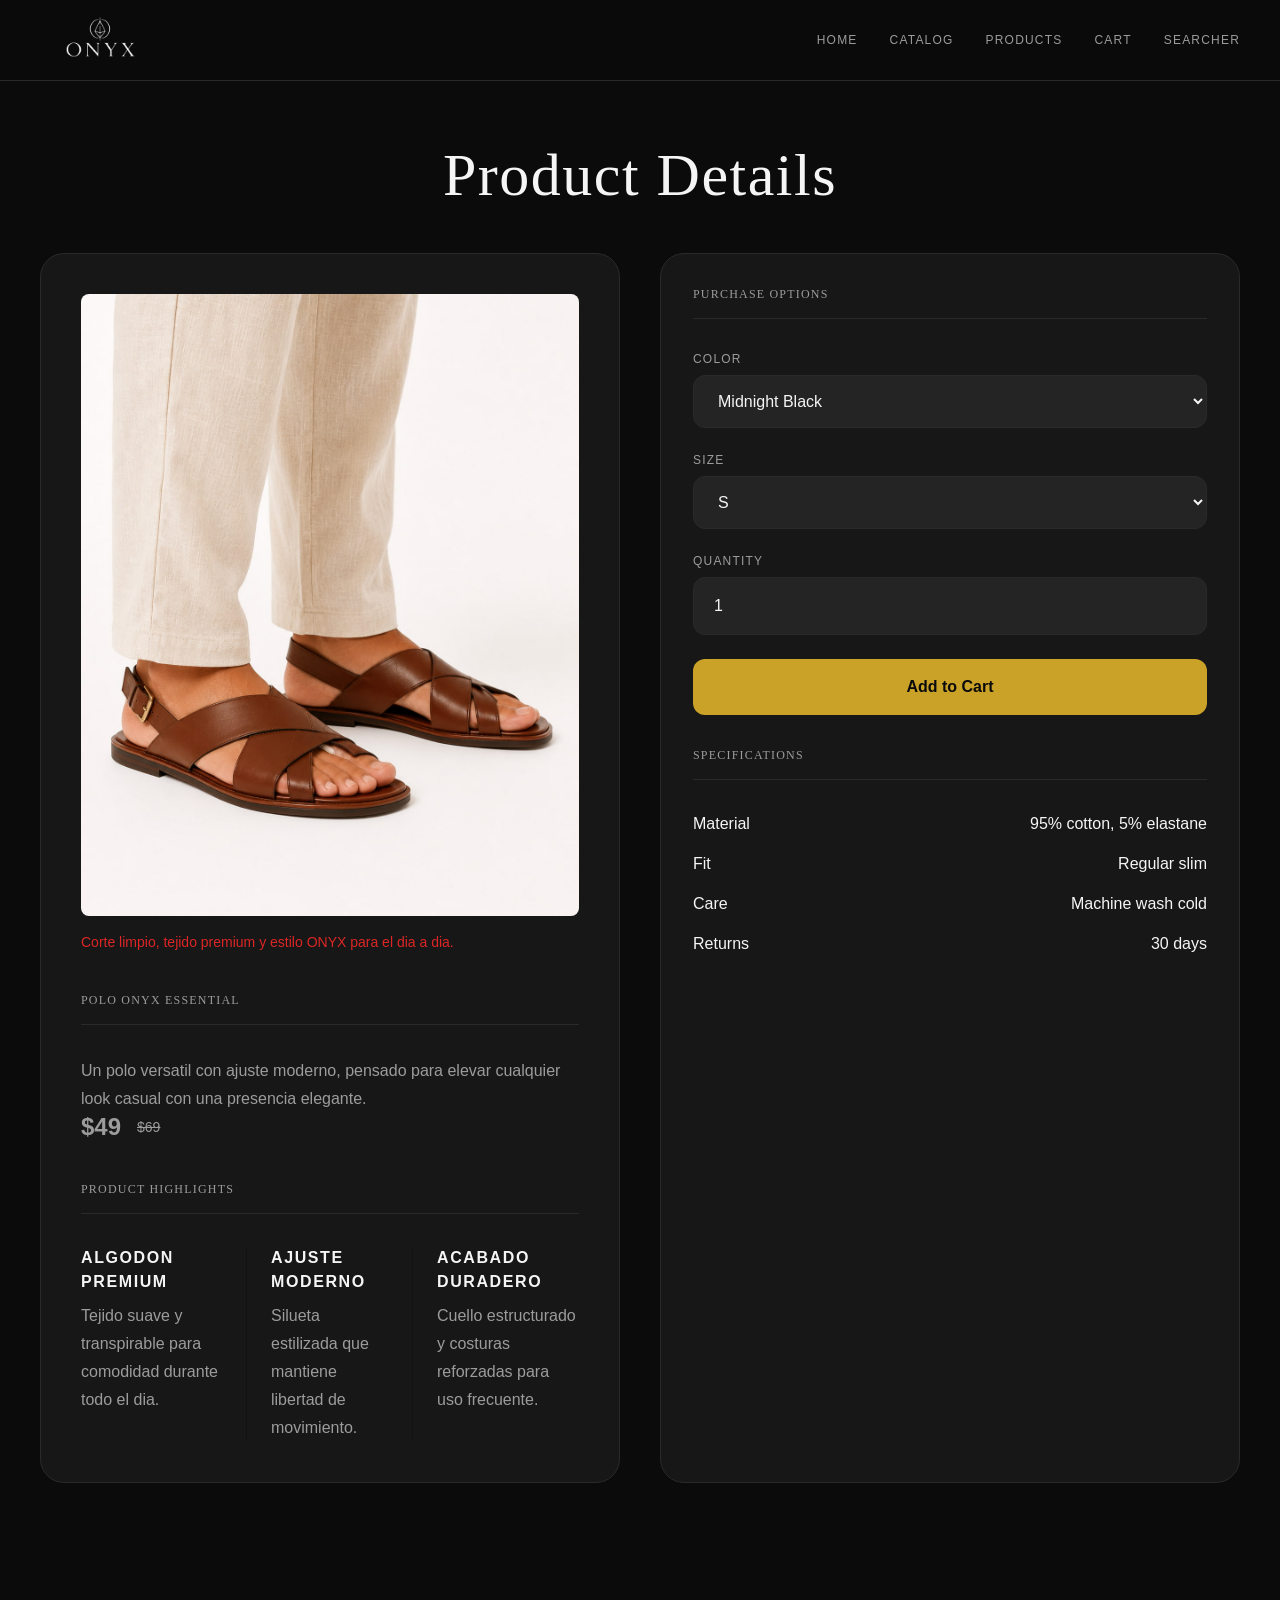
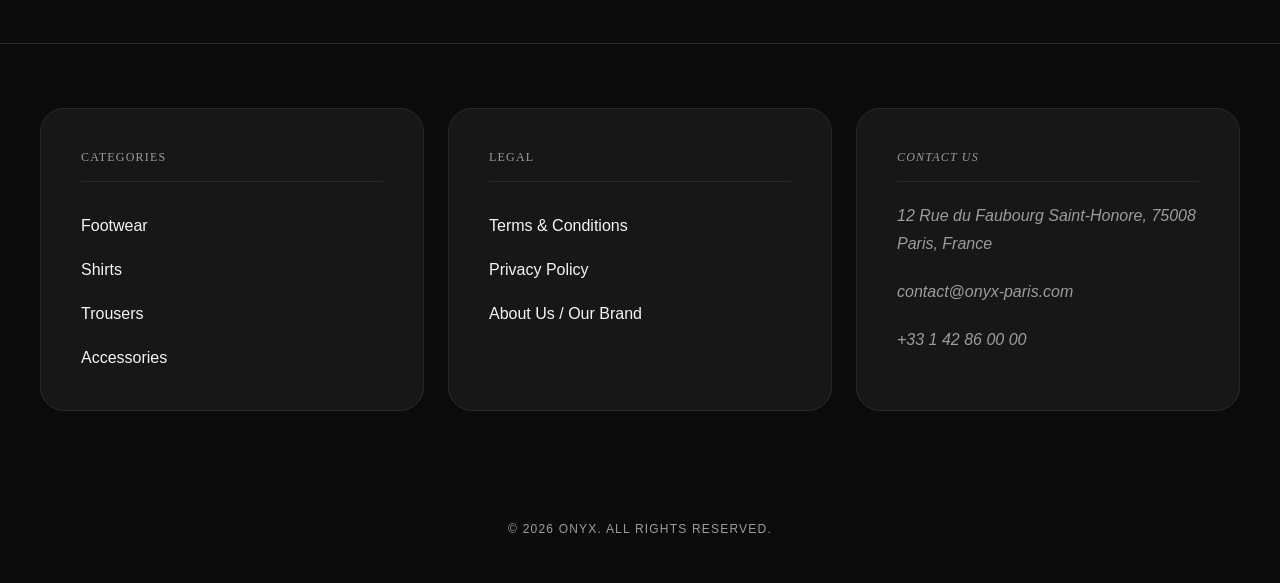
<file: product-leather-sandals.html>
<!DOCTYPE html>
<html lang="en">

<head>
    <meta charset="UTF-8">
    <meta name="viewport" content="width=device-width, initial-scale=1.0">
    <meta
        name="description"
        content="Product page designed with the ONYX visual language for a coherent brand experience.">
    <title>ONYX | Product</title>

    <link rel="stylesheet" href="output.css">

    <link rel="preconnect" href="https://fonts.googleapis.com">
    <link rel="preconnect" href="https://fonts.gstatic.com" crossorigin>
    <link rel="stylesheet" href="https://fonts.googleapis.com/css2?family=Cormorant+Garamond:wght@300;400;500;600;700&display=swap">
</head>

<body>

    <header class="navbar">

        <div class="container-page nav-content">

                        <a href="index.html" class="logo">
                            <img src="ONYX_sin_fondo_en_blanco-removebg-preview.png" alt="ONYX logo" class="h-30 w-30 object-contain">
                            <span class="logo-text"></span>
                        </a>

            <nav aria-label="Main navigation">
                <ul class="nav-links">
                    <li><a href="index.html">Home</a></li>
                    <li><a href="index-catalogo.html">Catalog</a></li>
                    <li><a href="index-product.html">Products</a></li>
                    <li><a href="indexformulario.html">Cart</a></li>
                    <li><a href="product-search.html">Searcher</a></li>
                </ul>
            </nav>
        </div>

    </header>

    <main class="container-page py-16" id="main-content">

        <h1 class="mb-12 text-center">
            Product Details
        </h1>

        <div class="grid-2">

            <section class="card space-y-10" aria-labelledby="product-title">

                <figure>

                    <img
                        src="assets/Top Sales leather sandals.jpg"
                        alt="Folded and hanging clothing items without any model"
                        class="w-full rounded-lg">

                    <figcaption class="required-text mt-4">
                        Corte limpio, tejido premium y estilo ONYX para el dia a dia.
                    </figcaption>

                </figure>

                <section>

                    <h2 class="section-title" id="product-title">
                        Polo ONYX Essential
                    </h2>

                    <p>
                        Un polo versatil con ajuste moderno, pensado para elevar cualquier look casual con una presencia elegante.
                    </p>

                    <div class="mt-6 flex items-center gap-4">
                        <p class="text-2xl font-semibold">$49</p>
                        <p class="text-sm line-through">$69</p>
                    </div>

                </section>

                <section>

                    <h2 class="section-title">
                        Product Highlights
                    </h2>

                    <div class="grid gap-4 md:grid-cols-3 md:gap-0">

                        <article class="md:pr-6 md:border-r md:border-black/20">
                            <h3 class="text-base font-semibold">Algodon premium</h3>
                            <p class="mt-2">Tejido suave y transpirable para comodidad durante todo el dia.</p>
                        </article>

                        <article class="md:px-6 md:border-r md:border-black/20">
                            <h3 class="text-base font-semibold">Ajuste moderno</h3>
                            <p class="mt-2">Silueta estilizada que mantiene libertad de movimiento.</p>
                        </article>

                        <article class="md:pl-6">
                            <h3 class="text-base font-semibold">Acabado duradero</h3>
                            <p class="mt-2">Cuello estructurado y costuras reforzadas para uso frecuente.</p>
                        </article>

                    </div>

                </section>

            </section>

            <aside class="summary space-y-8">

                <section>

                    <h2 class="section-title">
                        Purchase Options
                    </h2>

                    <form class="space-y-6">

                        <div>
                            <label for="color">
                                Color
                            </label>
                            <select id="color" name="color">
                                <option>Midnight Black</option>
                                <option>Off White</option>
                                <option>Olive Green</option>
                            </select>
                        </div>

                        <div>
                            <label for="size">
                                Size
                            </label>
                            <select id="size" name="size">
                                <option>S</option>
                                <option>M</option>
                                <option>L</option>
                                <option>XL</option>
                            </select>
                        </div>

                        <div>
                            <label for="quantity">
                                Quantity
                            </label>
                            <input id="quantity" name="quantity" type="number" min="1" value="1">
                        </div>

                        <button class="btn-primary" type="button">
                            Add to Cart
                        </button>

                    </form>

                </section>

                <section>

                    <h2 class="section-title">
                        Specifications
                    </h2>

                    <div class="space-y-4">
                        <div class="flex justify-between">
                            <span>Material</span>
                            <span>95% cotton, 5% elastane</span>
                        </div>
                        <div class="flex justify-between">
                            <span>Fit</span>
                            <span>Regular slim</span>
                        </div>
                        <div class="flex justify-between">
                            <span>Care</span>
                            <span>Machine wash cold</span>
                        </div>
                        <div class="flex justify-between">
                            <span>Returns</span>
                            <span>30 days</span>
                        </div>
                    </div>

                </section>

            </aside>

        </div>

    </main>

    
    <footer class="footer">
        <div class="container-page py-16">

            <div class="grid gap-6 md:grid-cols-3">
                <nav aria-label="Product categories" class="card">
                    <h2 class="section-title">Categories</h2>
                    <ul class="space-y-5">
                    <li><a href="/category/footwear">Footwear</a></li>
                    <li><a href="/category/shirts">Shirts</a></li>
                    <li><a href="/category/trousers">Trousers</a></li>
                    <li><a href="/category/accessories">Accessories</a></li>
                    </ul>
                </nav>

                <nav aria-label="Legal" class="card">
                    <h2 class="section-title">Legal</h2>
                    <ul class="space-y-5">
                    <li><a href="/terms">Terms &amp; Conditions</a></li>
                    <li><a href="/privacy">Privacy Policy</a></li>
                    <li><a href="/about">About Us / Our Brand</a></li>
                    </ul>
                </nav>

                <address class="card space-y-5">
                    <h2 class="section-title">Contact Us</h2>
                    <p>12 Rue du Faubourg Saint-Honore, 75008 Paris, France</p>
                    <p><a href="mailto:contact@onyx-paris.com">contact@onyx-paris.com</a></p>
                    <p><a href="tel:+33142860000">+33 1 42 86 00 00</a></p>
                </address>
            </div>
        </div>

        <div class="footer-content footer-bottom">
            <p>&copy; 2026 Onyx. All rights reserved.</p>
        </div>
    </footer>

    <script type="application/ld+json">
    {
        "@context": "https://schema.org",
        "@graph": [
            {
                "@type": "Organization",
                "name": "Onyx",
                "url": "https://www.onyx-paris.com/",
                "logo": "https://www.onyx-paris.com/assets/logo-onyx.svg",
                "description": "Onyx is a French luxury clothing house offering tailored menswear, elegant womenswear, and timeless accessories crafted in Paris.",
                "address": {
                    "@type": "PostalAddress",
                    "streetAddress": "12 Rue du Faubourg Saint-Honoré",
                    "addressLocality": "Paris",
                    "postalCode": "75008",
                    "addressCountry": "FR"
                },
                "email": "contact@onyx-paris.com",
                "telephone": "+33142860000",
                "sameAs": []
            },
            {
                "@type": "ItemList",
                "name": "Summer Season 2026 New Arrivals",
                "itemListElement": [
                    {
                        "@type": "ListItem",
                        "position": 1,
                        "item": {
                            "@type": "Product",
                            "name": "Men's Ivory Linen Shirt",
                            "image": "https://www.onyx-paris.com/assets/NS%20mens%20premium%20tshirt.png",
                            "description": "A breathable ivory linen shirt with a soft texture, rolled cuffs and a polished summer silhouette.",
                            "offers": {
                                "@type": "Offer",
                                "priceCurrency": "EUR",
                                "price": "245",
                                "availability": "https://schema.org/InStock"
                            }
                        }
                    },
                    {
                        "@type": "ListItem",
                        "position": 2,
                        "item": {
                            "@type": "Product",
                            "name": "Men's Tailored Linen Trousers",
                            "image": "https://www.onyx-paris.com/assets/NS%20%20mens%20premium%20trousers.png",
                            "description": "Tailored beige linen trousers with sharp front pleats, a clean waistband and a lightweight warm-weather finish.",
                            "offers": {
                                "@type": "Offer",
                                "priceCurrency": "EUR",
                                "price": "320",
                                "availability": "https://schema.org/InStock"
                            }
                        }
                    },
                    {
                        "@type": "ListItem",
                        "position": 3,
                        "item": {
                            "@type": "Product",
                            "name": "Women's Sage Satin Summer Dress",
                            "image": "https://www.onyx-paris.com/assets/NS%20women%20summer%20dress.png",
                            "description": "A sage satin midi dress with a fluid skirt, gathered bodice and elegant movement for summer occasions.",
                            "offers": {
                                "@type": "Offer",
                                "priceCurrency": "EUR",
                                "price": "480",
                                "availability": "https://schema.org/InStock"
                            }
                        }
                    },
                    {
                        "@type": "ListItem",
                        "position": 4,
                        "item": {
                            "@type": "Product",
                            "name": "Women's Wide-Brim Straw Hat",
                            "image": "https://www.onyx-paris.com/assets/NS%20womens%20Sun%20Hat%20BG%20good.png",
                            "description": "A woven straw sun hat with a structured crown, generous brim and black ribbon trim for elegant sun protection.",
                            "offers": {
                                "@type": "Offer",
                                "priceCurrency": "EUR",
                                "price": "165",
                                "availability": "https://schema.org/InStock"
                            }
                        }
                    }
                ]
            },
            {
                "@type": "ItemList",
                "name": "Top Sellers",
                "itemListElement": [
                    {
                        "@type": "ListItem",
                        "position": 1,
                        "item": {
                            "@type": "Product",
                            "name": "Men's Taupe Linen Shirt",
                            "image": "https://www.onyx-paris.com/assets/Top%20Sales%20men%20shirt%20lino.jpg",
                            "description": "A lightweight taupe linen shirt with an open collar, natural texture and an easy refined fit.",
                            "offers": {
                                "@type": "Offer",
                                "priceCurrency": "EUR",
                                "price": "365",
                                "availability": "https://schema.org/InStock"
                            }
                        }
                    },
                    {
                        "@type": "ListItem",
                        "position": 2,
                        "item": {
                            "@type": "Product",
                            "name": "Women's Red Cocktail Dress",
                            "image": "https://www.onyx-paris.com/assets/Top%20Sales%20woman%20red%20dress.jpg",
                            "description": "A fitted red cocktail dress with a clean square neckline, sculpted drape and modern asymmetric hemline.",
                            "offers": {
                                "@type": "Offer",
                                "priceCurrency": "EUR",
                                "price": "620",
                                "availability": "https://schema.org/InStock"
                            }
                        }
                    },
                    {
                        "@type": "ListItem",
                        "position": 3,
                        "item": {
                            "@type": "Product",
                            "name": "Brown Leather Sandals",
                            "image": "https://www.onyx-paris.com/assets/Top%20Sales%20leather%20sandals.jpg",
                            "description": "Flat brown leather sandals with crossover straps, a secure slingback buckle and artisan-inspired finishing.",
                            "offers": {
                                "@type": "Offer",
                                "priceCurrency": "EUR",
                                "price": "590",
                                "availability": "https://schema.org/InStock"
                            }
                        }
                    },
                    {
                        "@type": "ListItem",
                        "position": 4,
                        "item": {
                            "@type": "Product",
                            "name": "Structured Raffia Handbag",
                            "image": "https://www.onyx-paris.com/assets/Top%20Sales%20rafia%20bag.jpg",
                            "description": "A structured raffia handbag with smooth tan leather trim, top handle and polished gold-tone clasp.",
                            "offers": {
                                "@type": "Offer",
                                "priceCurrency": "EUR",
                                "price": "890",
                                "availability": "https://schema.org/InStock"
                            }
                        }
                    }
                ]
            }
        ]
    }
    </script>

</body>

</html>
</file>
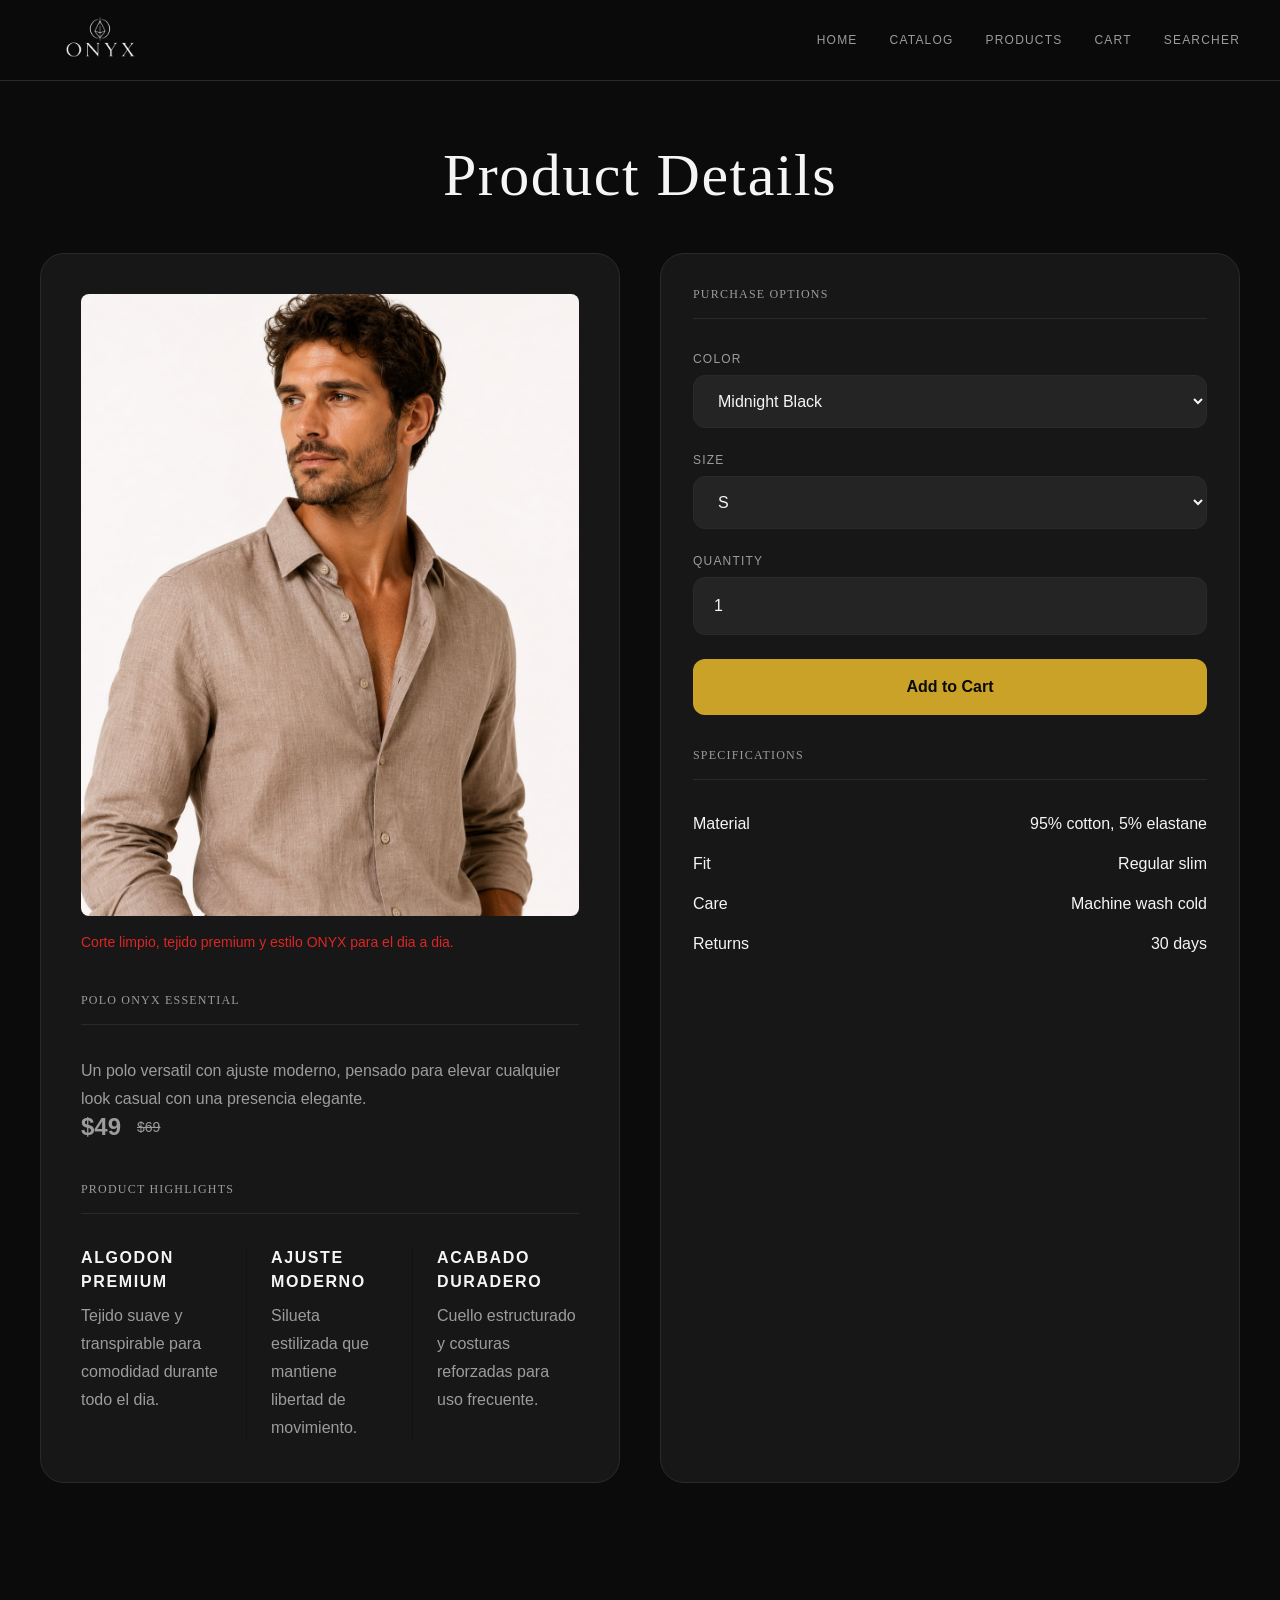
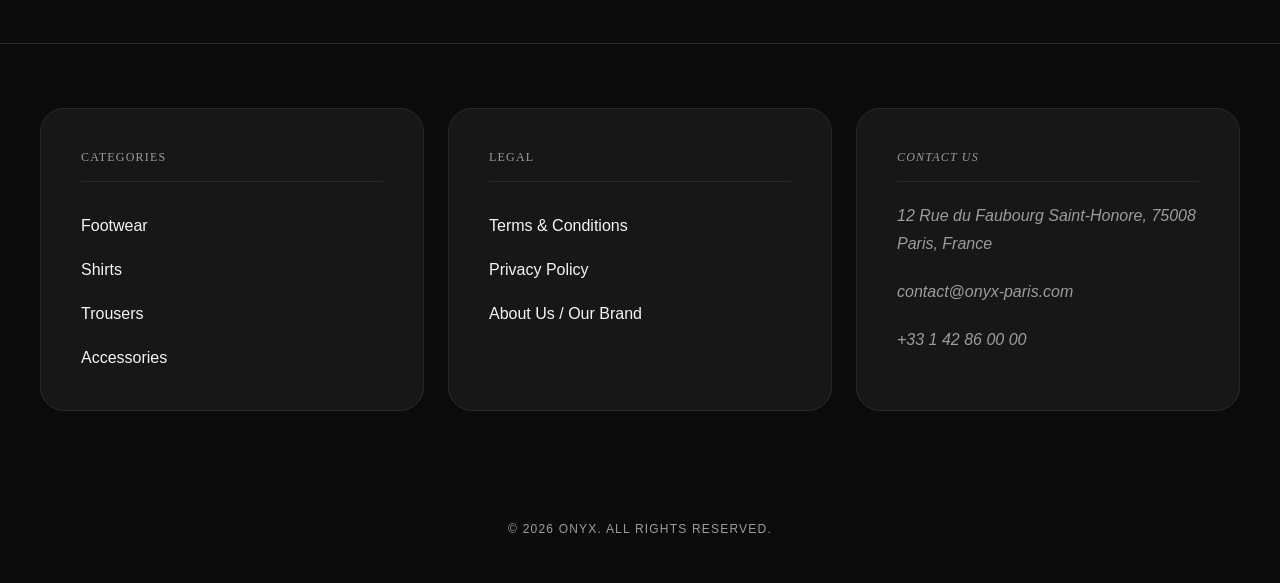
<file: product-men-shirt-lino.html>
<!DOCTYPE html>
<html lang="en">

<head>
    <meta charset="UTF-8">
    <meta name="viewport" content="width=device-width, initial-scale=1.0">
    <meta
        name="description"
        content="Product page designed with the ONYX visual language for a coherent brand experience.">
    <title>ONYX | Product</title>

    <link rel="stylesheet" href="output.css">

    <link rel="preconnect" href="https://fonts.googleapis.com">
    <link rel="preconnect" href="https://fonts.gstatic.com" crossorigin>
    <link rel="stylesheet" href="https://fonts.googleapis.com/css2?family=Cormorant+Garamond:wght@300;400;500;600;700&display=swap">
</head>

<body>

    <header class="navbar">

        <div class="container-page nav-content">

                        <a href="index.html" class="logo">
                            <img src="ONYX_sin_fondo_en_blanco-removebg-preview.png" alt="ONYX logo" class="h-30 w-30 object-contain">
                            <span class="logo-text"></span>
                        </a>

            <nav aria-label="Main navigation">
                <ul class="nav-links">
                    <li><a href="index.html">Home</a></li>
                    <li><a href="index-catalogo.html">Catalog</a></li>
                    <li><a href="index-product.html">Products</a></li>
                    <li><a href="indexformulario.html">Cart</a></li>
                    <li><a href="product-search.html">Searcher</a></li>
                </ul>
            </nav>
        </div>

    </header>

    <main class="container-page py-16" id="main-content">

        <h1 class="mb-12 text-center">
            Product Details
        </h1>

        <div class="grid-2">

            <section class="card space-y-10" aria-labelledby="product-title">

                <figure>

                    <img
                        src="assets/Top Sales men shirt lino.jpg"
                        alt="Folded and hanging clothing items without any model"
                        class="w-full rounded-lg">

                    <figcaption class="required-text mt-4">
                        Corte limpio, tejido premium y estilo ONYX para el dia a dia.
                    </figcaption>

                </figure>

                <section>

                    <h2 class="section-title" id="product-title">
                        Polo ONYX Essential
                    </h2>

                    <p>
                        Un polo versatil con ajuste moderno, pensado para elevar cualquier look casual con una presencia elegante.
                    </p>

                    <div class="mt-6 flex items-center gap-4">
                        <p class="text-2xl font-semibold">$49</p>
                        <p class="text-sm line-through">$69</p>
                    </div>

                </section>

                <section>

                    <h2 class="section-title">
                        Product Highlights
                    </h2>

                    <div class="grid gap-4 md:grid-cols-3 md:gap-0">

                        <article class="md:pr-6 md:border-r md:border-black/20">
                            <h3 class="text-base font-semibold">Algodon premium</h3>
                            <p class="mt-2">Tejido suave y transpirable para comodidad durante todo el dia.</p>
                        </article>

                        <article class="md:px-6 md:border-r md:border-black/20">
                            <h3 class="text-base font-semibold">Ajuste moderno</h3>
                            <p class="mt-2">Silueta estilizada que mantiene libertad de movimiento.</p>
                        </article>

                        <article class="md:pl-6">
                            <h3 class="text-base font-semibold">Acabado duradero</h3>
                            <p class="mt-2">Cuello estructurado y costuras reforzadas para uso frecuente.</p>
                        </article>

                    </div>

                </section>

            </section>

            <aside class="summary space-y-8">

                <section>

                    <h2 class="section-title">
                        Purchase Options
                    </h2>

                    <form class="space-y-6">

                        <div>
                            <label for="color">
                                Color
                            </label>
                            <select id="color" name="color">
                                <option>Midnight Black</option>
                                <option>Off White</option>
                                <option>Olive Green</option>
                            </select>
                        </div>

                        <div>
                            <label for="size">
                                Size
                            </label>
                            <select id="size" name="size">
                                <option>S</option>
                                <option>M</option>
                                <option>L</option>
                                <option>XL</option>
                            </select>
                        </div>

                        <div>
                            <label for="quantity">
                                Quantity
                            </label>
                            <input id="quantity" name="quantity" type="number" min="1" value="1">
                        </div>

                        <button class="btn-primary" type="button">
                            Add to Cart
                        </button>

                    </form>

                </section>

                <section>

                    <h2 class="section-title">
                        Specifications
                    </h2>

                    <div class="space-y-4">
                        <div class="flex justify-between">
                            <span>Material</span>
                            <span>95% cotton, 5% elastane</span>
                        </div>
                        <div class="flex justify-between">
                            <span>Fit</span>
                            <span>Regular slim</span>
                        </div>
                        <div class="flex justify-between">
                            <span>Care</span>
                            <span>Machine wash cold</span>
                        </div>
                        <div class="flex justify-between">
                            <span>Returns</span>
                            <span>30 days</span>
                        </div>
                    </div>

                </section>

            </aside>

        </div>

    </main>

    
    <footer class="footer">
        <div class="container-page py-16">

            <div class="grid gap-6 md:grid-cols-3">
                <nav aria-label="Product categories" class="card">
                    <h2 class="section-title">Categories</h2>
                    <ul class="space-y-5">
                    <li><a href="/category/footwear">Footwear</a></li>
                    <li><a href="/category/shirts">Shirts</a></li>
                    <li><a href="/category/trousers">Trousers</a></li>
                    <li><a href="/category/accessories">Accessories</a></li>
                    </ul>
                </nav>

                <nav aria-label="Legal" class="card">
                    <h2 class="section-title">Legal</h2>
                    <ul class="space-y-5">
                    <li><a href="/terms">Terms &amp; Conditions</a></li>
                    <li><a href="/privacy">Privacy Policy</a></li>
                    <li><a href="/about">About Us / Our Brand</a></li>
                    </ul>
                </nav>

                <address class="card space-y-5">
                    <h2 class="section-title">Contact Us</h2>
                    <p>12 Rue du Faubourg Saint-Honore, 75008 Paris, France</p>
                    <p><a href="mailto:contact@onyx-paris.com">contact@onyx-paris.com</a></p>
                    <p><a href="tel:+33142860000">+33 1 42 86 00 00</a></p>
                </address>
            </div>
        </div>

        <div class="footer-content footer-bottom">
            <p>&copy; 2026 Onyx. All rights reserved.</p>
        </div>
    </footer>

    <script type="application/ld+json">
    {
        "@context": "https://schema.org",
        "@graph": [
            {
                "@type": "Organization",
                "name": "Onyx",
                "url": "https://www.onyx-paris.com/",
                "logo": "https://www.onyx-paris.com/assets/logo-onyx.svg",
                "description": "Onyx is a French luxury clothing house offering tailored menswear, elegant womenswear, and timeless accessories crafted in Paris.",
                "address": {
                    "@type": "PostalAddress",
                    "streetAddress": "12 Rue du Faubourg Saint-Honoré",
                    "addressLocality": "Paris",
                    "postalCode": "75008",
                    "addressCountry": "FR"
                },
                "email": "contact@onyx-paris.com",
                "telephone": "+33142860000",
                "sameAs": []
            },
            {
                "@type": "ItemList",
                "name": "Summer Season 2026 New Arrivals",
                "itemListElement": [
                    {
                        "@type": "ListItem",
                        "position": 1,
                        "item": {
                            "@type": "Product",
                            "name": "Men's Ivory Linen Shirt",
                            "image": "https://www.onyx-paris.com/assets/NS%20mens%20premium%20tshirt.png",
                            "description": "A breathable ivory linen shirt with a soft texture, rolled cuffs and a polished summer silhouette.",
                            "offers": {
                                "@type": "Offer",
                                "priceCurrency": "EUR",
                                "price": "245",
                                "availability": "https://schema.org/InStock"
                            }
                        }
                    },
                    {
                        "@type": "ListItem",
                        "position": 2,
                        "item": {
                            "@type": "Product",
                            "name": "Men's Tailored Linen Trousers",
                            "image": "https://www.onyx-paris.com/assets/NS%20%20mens%20premium%20trousers.png",
                            "description": "Tailored beige linen trousers with sharp front pleats, a clean waistband and a lightweight warm-weather finish.",
                            "offers": {
                                "@type": "Offer",
                                "priceCurrency": "EUR",
                                "price": "320",
                                "availability": "https://schema.org/InStock"
                            }
                        }
                    },
                    {
                        "@type": "ListItem",
                        "position": 3,
                        "item": {
                            "@type": "Product",
                            "name": "Women's Sage Satin Summer Dress",
                            "image": "https://www.onyx-paris.com/assets/NS%20women%20summer%20dress.png",
                            "description": "A sage satin midi dress with a fluid skirt, gathered bodice and elegant movement for summer occasions.",
                            "offers": {
                                "@type": "Offer",
                                "priceCurrency": "EUR",
                                "price": "480",
                                "availability": "https://schema.org/InStock"
                            }
                        }
                    },
                    {
                        "@type": "ListItem",
                        "position": 4,
                        "item": {
                            "@type": "Product",
                            "name": "Women's Wide-Brim Straw Hat",
                            "image": "https://www.onyx-paris.com/assets/NS%20womens%20Sun%20Hat%20BG%20good.png",
                            "description": "A woven straw sun hat with a structured crown, generous brim and black ribbon trim for elegant sun protection.",
                            "offers": {
                                "@type": "Offer",
                                "priceCurrency": "EUR",
                                "price": "165",
                                "availability": "https://schema.org/InStock"
                            }
                        }
                    }
                ]
            },
            {
                "@type": "ItemList",
                "name": "Top Sellers",
                "itemListElement": [
                    {
                        "@type": "ListItem",
                        "position": 1,
                        "item": {
                            "@type": "Product",
                            "name": "Men's Taupe Linen Shirt",
                            "image": "https://www.onyx-paris.com/assets/Top%20Sales%20men%20shirt%20lino.jpg",
                            "description": "A lightweight taupe linen shirt with an open collar, natural texture and an easy refined fit.",
                            "offers": {
                                "@type": "Offer",
                                "priceCurrency": "EUR",
                                "price": "365",
                                "availability": "https://schema.org/InStock"
                            }
                        }
                    },
                    {
                        "@type": "ListItem",
                        "position": 2,
                        "item": {
                            "@type": "Product",
                            "name": "Women's Red Cocktail Dress",
                            "image": "https://www.onyx-paris.com/assets/Top%20Sales%20woman%20red%20dress.jpg",
                            "description": "A fitted red cocktail dress with a clean square neckline, sculpted drape and modern asymmetric hemline.",
                            "offers": {
                                "@type": "Offer",
                                "priceCurrency": "EUR",
                                "price": "620",
                                "availability": "https://schema.org/InStock"
                            }
                        }
                    },
                    {
                        "@type": "ListItem",
                        "position": 3,
                        "item": {
                            "@type": "Product",
                            "name": "Brown Leather Sandals",
                            "image": "https://www.onyx-paris.com/assets/Top%20Sales%20leather%20sandals.jpg",
                            "description": "Flat brown leather sandals with crossover straps, a secure slingback buckle and artisan-inspired finishing.",
                            "offers": {
                                "@type": "Offer",
                                "priceCurrency": "EUR",
                                "price": "590",
                                "availability": "https://schema.org/InStock"
                            }
                        }
                    },
                    {
                        "@type": "ListItem",
                        "position": 4,
                        "item": {
                            "@type": "Product",
                            "name": "Structured Raffia Handbag",
                            "image": "https://www.onyx-paris.com/assets/Top%20Sales%20rafia%20bag.jpg",
                            "description": "A structured raffia handbag with smooth tan leather trim, top handle and polished gold-tone clasp.",
                            "offers": {
                                "@type": "Offer",
                                "priceCurrency": "EUR",
                                "price": "890",
                                "availability": "https://schema.org/InStock"
                            }
                        }
                    }
                ]
            }
        ]
    }
    </script>

</body>

</html>
</file>
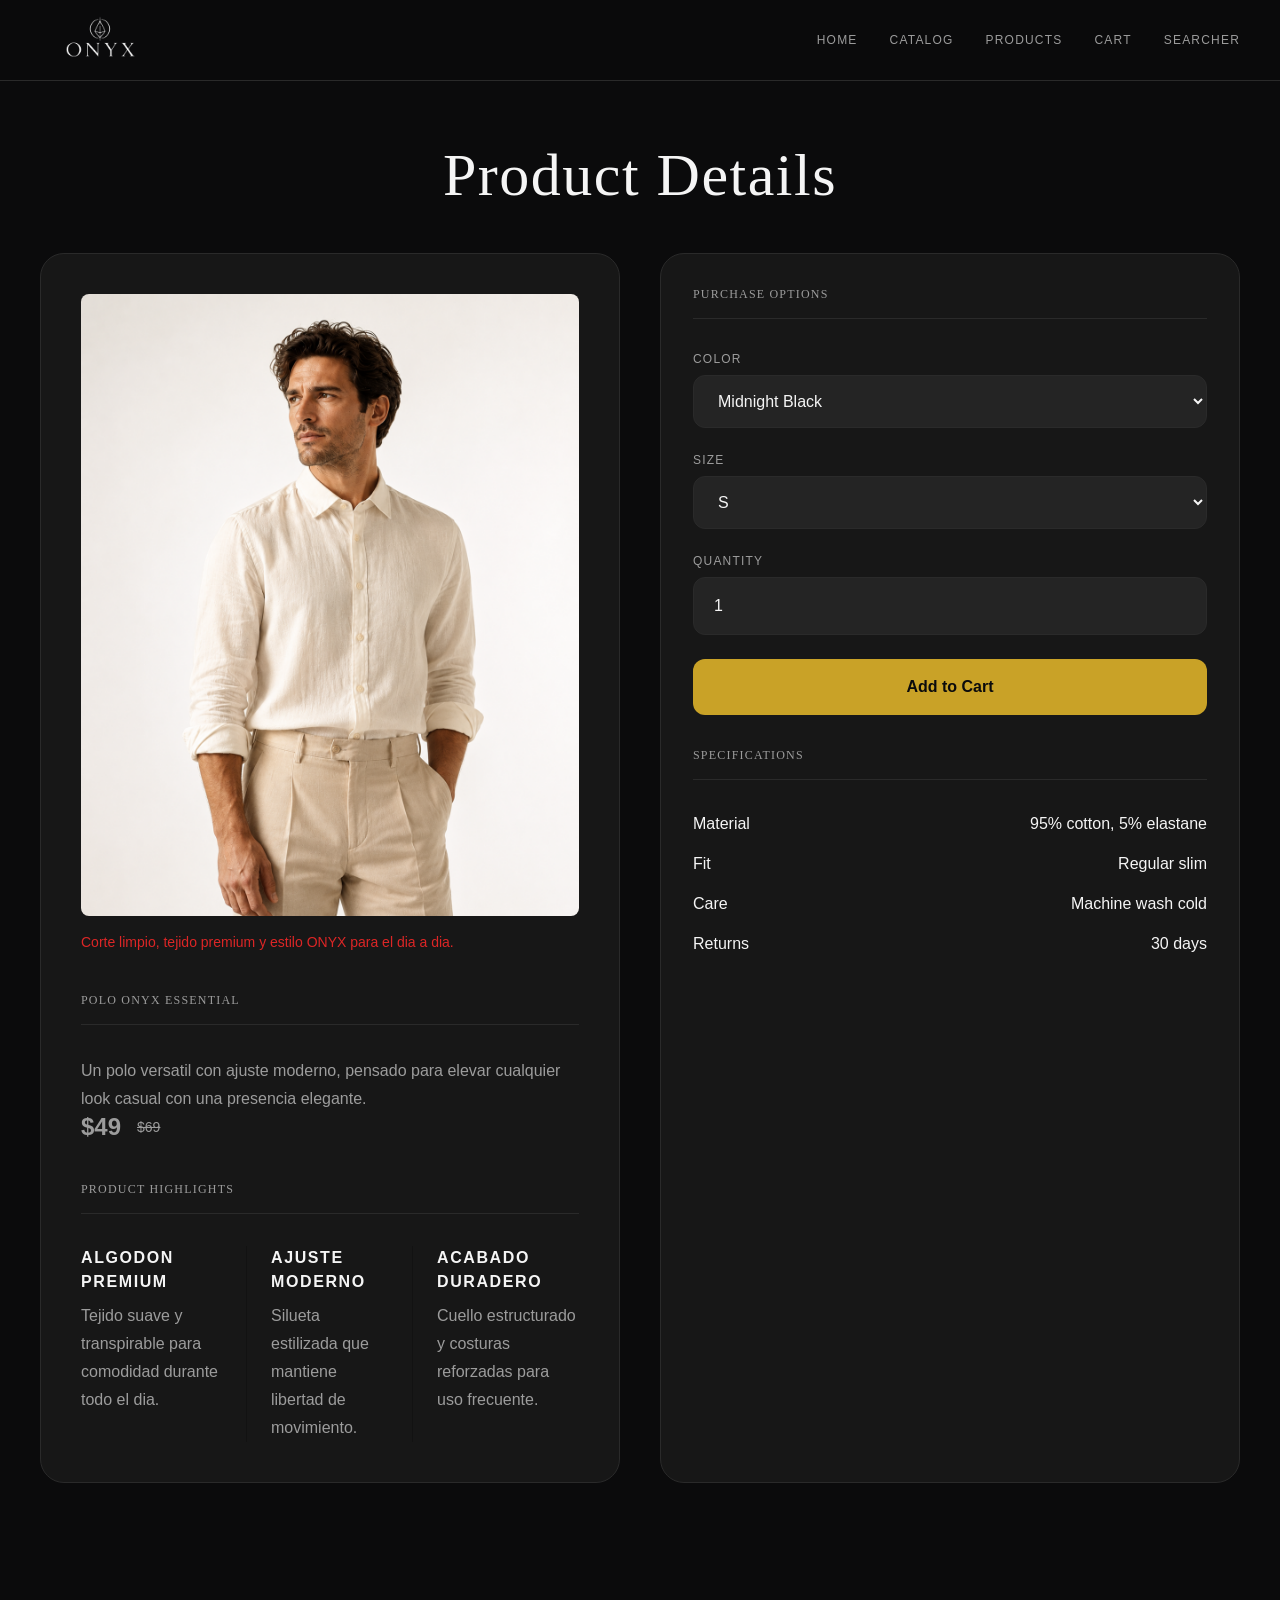
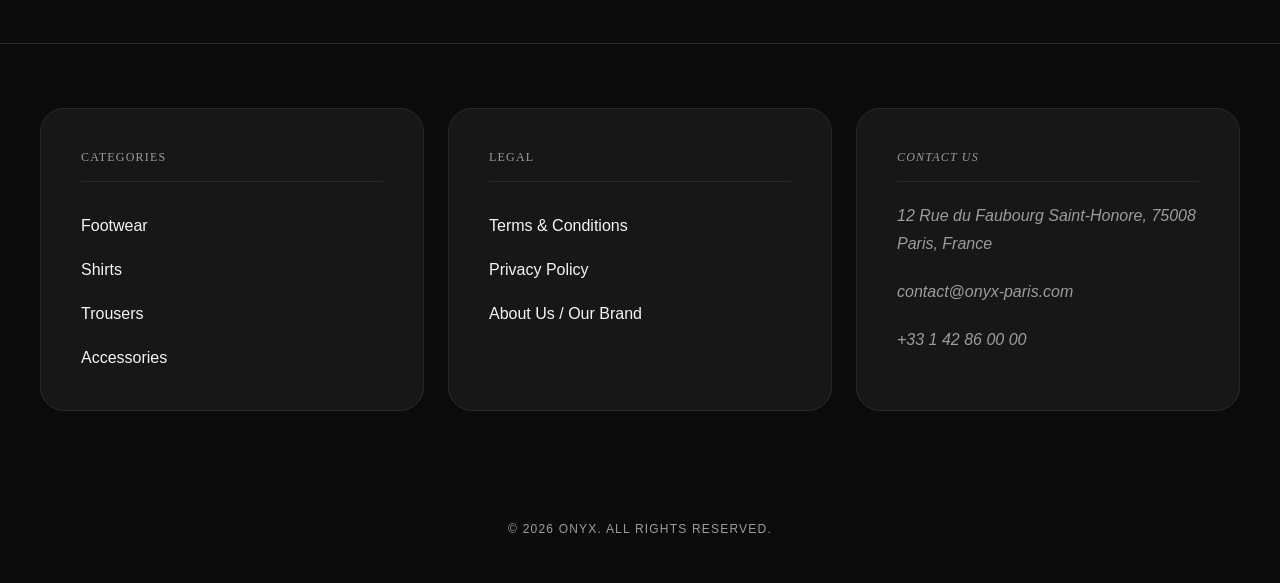
<file: product-men-t-shirt.html>
<!DOCTYPE html>
<html lang="en">

<head>
    <meta charset="UTF-8">
    <meta name="viewport" content="width=device-width, initial-scale=1.0">
    <meta
        name="description"
        content="Product page designed with the ONYX visual language for a coherent brand experience.">
    <title>ONYX | Product</title>

    <link rel="stylesheet" href="output.css">

    <link rel="preconnect" href="https://fonts.googleapis.com">
    <link rel="preconnect" href="https://fonts.gstatic.com" crossorigin>
    <link rel="stylesheet" href="https://fonts.googleapis.com/css2?family=Cormorant+Garamond:wght@300;400;500;600;700&display=swap">
</head>

<body>

    <header class="navbar">

        <div class="container-page nav-content">

                        <a href="index.html" class="logo">
                            <img src="ONYX_sin_fondo_en_blanco-removebg-preview.png" alt="ONYX logo" class="h-30 w-30 object-contain">
                            <span class="logo-text"></span>
                        </a>

            <nav aria-label="Main navigation">
                <ul class="nav-links">
                    <li><a href="index.html">Home</a></li>
                    <li><a href="index-catalogo.html">Catalog</a></li>
                    <li><a href="index-product.html">Products</a></li>
                    <li><a href="indexformulario.html">Cart</a></li>
                    <li><a href="product-search.html">Searcher</a></li>
                </ul>
            </nav>
        </div>

    </header>

    <main class="container-page py-16" id="main-content">

        <h1 class="mb-12 text-center">
            Product Details
        </h1>

        <div class="grid-2">

            <section class="card space-y-10" aria-labelledby="product-title">

                <figure>

                    <img
                        src="assets/NS mens premium tshirt.png"
                        alt="Folded and hanging clothing items without any model"
                        class="w-full rounded-lg">

                    <figcaption class="required-text mt-4">
                        Corte limpio, tejido premium y estilo ONYX para el dia a dia.
                    </figcaption>

                </figure>

                <section>

                    <h2 class="section-title" id="product-title">
                        Polo ONYX Essential
                    </h2>

                    <p>
                        Un polo versatil con ajuste moderno, pensado para elevar cualquier look casual con una presencia elegante.
                    </p>

                    <div class="mt-6 flex items-center gap-4">
                        <p class="text-2xl font-semibold">$49</p>
                        <p class="text-sm line-through">$69</p>
                    </div>

                </section>

                <section>

                    <h2 class="section-title">
                        Product Highlights
                    </h2>

                    <div class="grid gap-4 md:grid-cols-3 md:gap-0">

                        <article class="md:pr-6 md:border-r md:border-black/20">
                            <h3 class="text-base font-semibold">Algodon premium</h3>
                            <p class="mt-2">Tejido suave y transpirable para comodidad durante todo el dia.</p>
                        </article>

                        <article class="md:px-6 md:border-r md:border-black/20">
                            <h3 class="text-base font-semibold">Ajuste moderno</h3>
                            <p class="mt-2">Silueta estilizada que mantiene libertad de movimiento.</p>
                        </article>

                        <article class="md:pl-6">
                            <h3 class="text-base font-semibold">Acabado duradero</h3>
                            <p class="mt-2">Cuello estructurado y costuras reforzadas para uso frecuente.</p>
                        </article>

                    </div>

                </section>

            </section>

            <aside class="summary space-y-8">

                <section>

                    <h2 class="section-title">
                        Purchase Options
                    </h2>

                    <form class="space-y-6">

                        <div>
                            <label for="color">
                                Color
                            </label>
                            <select id="color" name="color">
                                <option>Midnight Black</option>
                                <option>Off White</option>
                                <option>Olive Green</option>
                            </select>
                        </div>

                        <div>
                            <label for="size">
                                Size
                            </label>
                            <select id="size" name="size">
                                <option>S</option>
                                <option>M</option>
                                <option>L</option>
                                <option>XL</option>
                            </select>
                        </div>

                        <div>
                            <label for="quantity">
                                Quantity
                            </label>
                            <input id="quantity" name="quantity" type="number" min="1" value="1">
                        </div>

                        <button class="btn-primary" type="button">
                            Add to Cart
                        </button>

                    </form>

                </section>

                <section>

                    <h2 class="section-title">
                        Specifications
                    </h2>

                    <div class="space-y-4">
                        <div class="flex justify-between">
                            <span>Material</span>
                            <span>95% cotton, 5% elastane</span>
                        </div>
                        <div class="flex justify-between">
                            <span>Fit</span>
                            <span>Regular slim</span>
                        </div>
                        <div class="flex justify-between">
                            <span>Care</span>
                            <span>Machine wash cold</span>
                        </div>
                        <div class="flex justify-between">
                            <span>Returns</span>
                            <span>30 days</span>
                        </div>
                    </div>

                </section>

            </aside>

        </div>

    </main>

    
    <footer class="footer">
        <div class="container-page py-16">

            <div class="grid gap-6 md:grid-cols-3">
                <nav aria-label="Product categories" class="card">
                    <h2 class="section-title">Categories</h2>
                    <ul class="space-y-5">
                    <li><a href="/category/footwear">Footwear</a></li>
                    <li><a href="/category/shirts">Shirts</a></li>
                    <li><a href="/category/trousers">Trousers</a></li>
                    <li><a href="/category/accessories">Accessories</a></li>
                    </ul>
                </nav>

                <nav aria-label="Legal" class="card">
                    <h2 class="section-title">Legal</h2>
                    <ul class="space-y-5">
                    <li><a href="/terms">Terms &amp; Conditions</a></li>
                    <li><a href="/privacy">Privacy Policy</a></li>
                    <li><a href="/about">About Us / Our Brand</a></li>
                    </ul>
                </nav>

                <address class="card space-y-5">
                    <h2 class="section-title">Contact Us</h2>
                    <p>12 Rue du Faubourg Saint-Honore, 75008 Paris, France</p>
                    <p><a href="mailto:contact@onyx-paris.com">contact@onyx-paris.com</a></p>
                    <p><a href="tel:+33142860000">+33 1 42 86 00 00</a></p>
                </address>
            </div>
        </div>

        <div class="footer-content footer-bottom">
            <p>&copy; 2026 Onyx. All rights reserved.</p>
        </div>
    </footer>

    <script type="application/ld+json">
    {
        "@context": "https://schema.org",
        "@graph": [
            {
                "@type": "Organization",
                "name": "Onyx",
                "url": "https://www.onyx-paris.com/",
                "logo": "https://www.onyx-paris.com/assets/logo-onyx.svg",
                "description": "Onyx is a French luxury clothing house offering tailored menswear, elegant womenswear, and timeless accessories crafted in Paris.",
                "address": {
                    "@type": "PostalAddress",
                    "streetAddress": "12 Rue du Faubourg Saint-Honoré",
                    "addressLocality": "Paris",
                    "postalCode": "75008",
                    "addressCountry": "FR"
                },
                "email": "contact@onyx-paris.com",
                "telephone": "+33142860000",
                "sameAs": []
            },
            {
                "@type": "ItemList",
                "name": "Summer Season 2026 New Arrivals",
                "itemListElement": [
                    {
                        "@type": "ListItem",
                        "position": 1,
                        "item": {
                            "@type": "Product",
                            "name": "Men's Ivory Linen Shirt",
                            "image": "https://www.onyx-paris.com/assets/NS%20mens%20premium%20tshirt.png",
                            "description": "A breathable ivory linen shirt with a soft texture, rolled cuffs and a polished summer silhouette.",
                            "offers": {
                                "@type": "Offer",
                                "priceCurrency": "EUR",
                                "price": "245",
                                "availability": "https://schema.org/InStock"
                            }
                        }
                    },
                    {
                        "@type": "ListItem",
                        "position": 2,
                        "item": {
                            "@type": "Product",
                            "name": "Men's Tailored Linen Trousers",
                            "image": "https://www.onyx-paris.com/assets/NS%20%20mens%20premium%20trousers.png",
                            "description": "Tailored beige linen trousers with sharp front pleats, a clean waistband and a lightweight warm-weather finish.",
                            "offers": {
                                "@type": "Offer",
                                "priceCurrency": "EUR",
                                "price": "320",
                                "availability": "https://schema.org/InStock"
                            }
                        }
                    },
                    {
                        "@type": "ListItem",
                        "position": 3,
                        "item": {
                            "@type": "Product",
                            "name": "Women's Sage Satin Summer Dress",
                            "image": "https://www.onyx-paris.com/assets/NS%20women%20summer%20dress.png",
                            "description": "A sage satin midi dress with a fluid skirt, gathered bodice and elegant movement for summer occasions.",
                            "offers": {
                                "@type": "Offer",
                                "priceCurrency": "EUR",
                                "price": "480",
                                "availability": "https://schema.org/InStock"
                            }
                        }
                    },
                    {
                        "@type": "ListItem",
                        "position": 4,
                        "item": {
                            "@type": "Product",
                            "name": "Women's Wide-Brim Straw Hat",
                            "image": "https://www.onyx-paris.com/assets/NS%20womens%20Sun%20Hat%20BG%20good.png",
                            "description": "A woven straw sun hat with a structured crown, generous brim and black ribbon trim for elegant sun protection.",
                            "offers": {
                                "@type": "Offer",
                                "priceCurrency": "EUR",
                                "price": "165",
                                "availability": "https://schema.org/InStock"
                            }
                        }
                    }
                ]
            },
            {
                "@type": "ItemList",
                "name": "Top Sellers",
                "itemListElement": [
                    {
                        "@type": "ListItem",
                        "position": 1,
                        "item": {
                            "@type": "Product",
                            "name": "Men's Taupe Linen Shirt",
                            "image": "https://www.onyx-paris.com/assets/Top%20Sales%20men%20shirt%20lino.jpg",
                            "description": "A lightweight taupe linen shirt with an open collar, natural texture and an easy refined fit.",
                            "offers": {
                                "@type": "Offer",
                                "priceCurrency": "EUR",
                                "price": "365",
                                "availability": "https://schema.org/InStock"
                            }
                        }
                    },
                    {
                        "@type": "ListItem",
                        "position": 2,
                        "item": {
                            "@type": "Product",
                            "name": "Women's Red Cocktail Dress",
                            "image": "https://www.onyx-paris.com/assets/Top%20Sales%20woman%20red%20dress.jpg",
                            "description": "A fitted red cocktail dress with a clean square neckline, sculpted drape and modern asymmetric hemline.",
                            "offers": {
                                "@type": "Offer",
                                "priceCurrency": "EUR",
                                "price": "620",
                                "availability": "https://schema.org/InStock"
                            }
                        }
                    },
                    {
                        "@type": "ListItem",
                        "position": 3,
                        "item": {
                            "@type": "Product",
                            "name": "Brown Leather Sandals",
                            "image": "https://www.onyx-paris.com/assets/Top%20Sales%20leather%20sandals.jpg",
                            "description": "Flat brown leather sandals with crossover straps, a secure slingback buckle and artisan-inspired finishing.",
                            "offers": {
                                "@type": "Offer",
                                "priceCurrency": "EUR",
                                "price": "590",
                                "availability": "https://schema.org/InStock"
                            }
                        }
                    },
                    {
                        "@type": "ListItem",
                        "position": 4,
                        "item": {
                            "@type": "Product",
                            "name": "Structured Raffia Handbag",
                            "image": "https://www.onyx-paris.com/assets/Top%20Sales%20rafia%20bag.jpg",
                            "description": "A structured raffia handbag with smooth tan leather trim, top handle and polished gold-tone clasp.",
                            "offers": {
                                "@type": "Offer",
                                "priceCurrency": "EUR",
                                "price": "890",
                                "availability": "https://schema.org/InStock"
                            }
                        }
                    }
                ]
            }
        ]
    }
    </script>

</body>

</html>
</file>
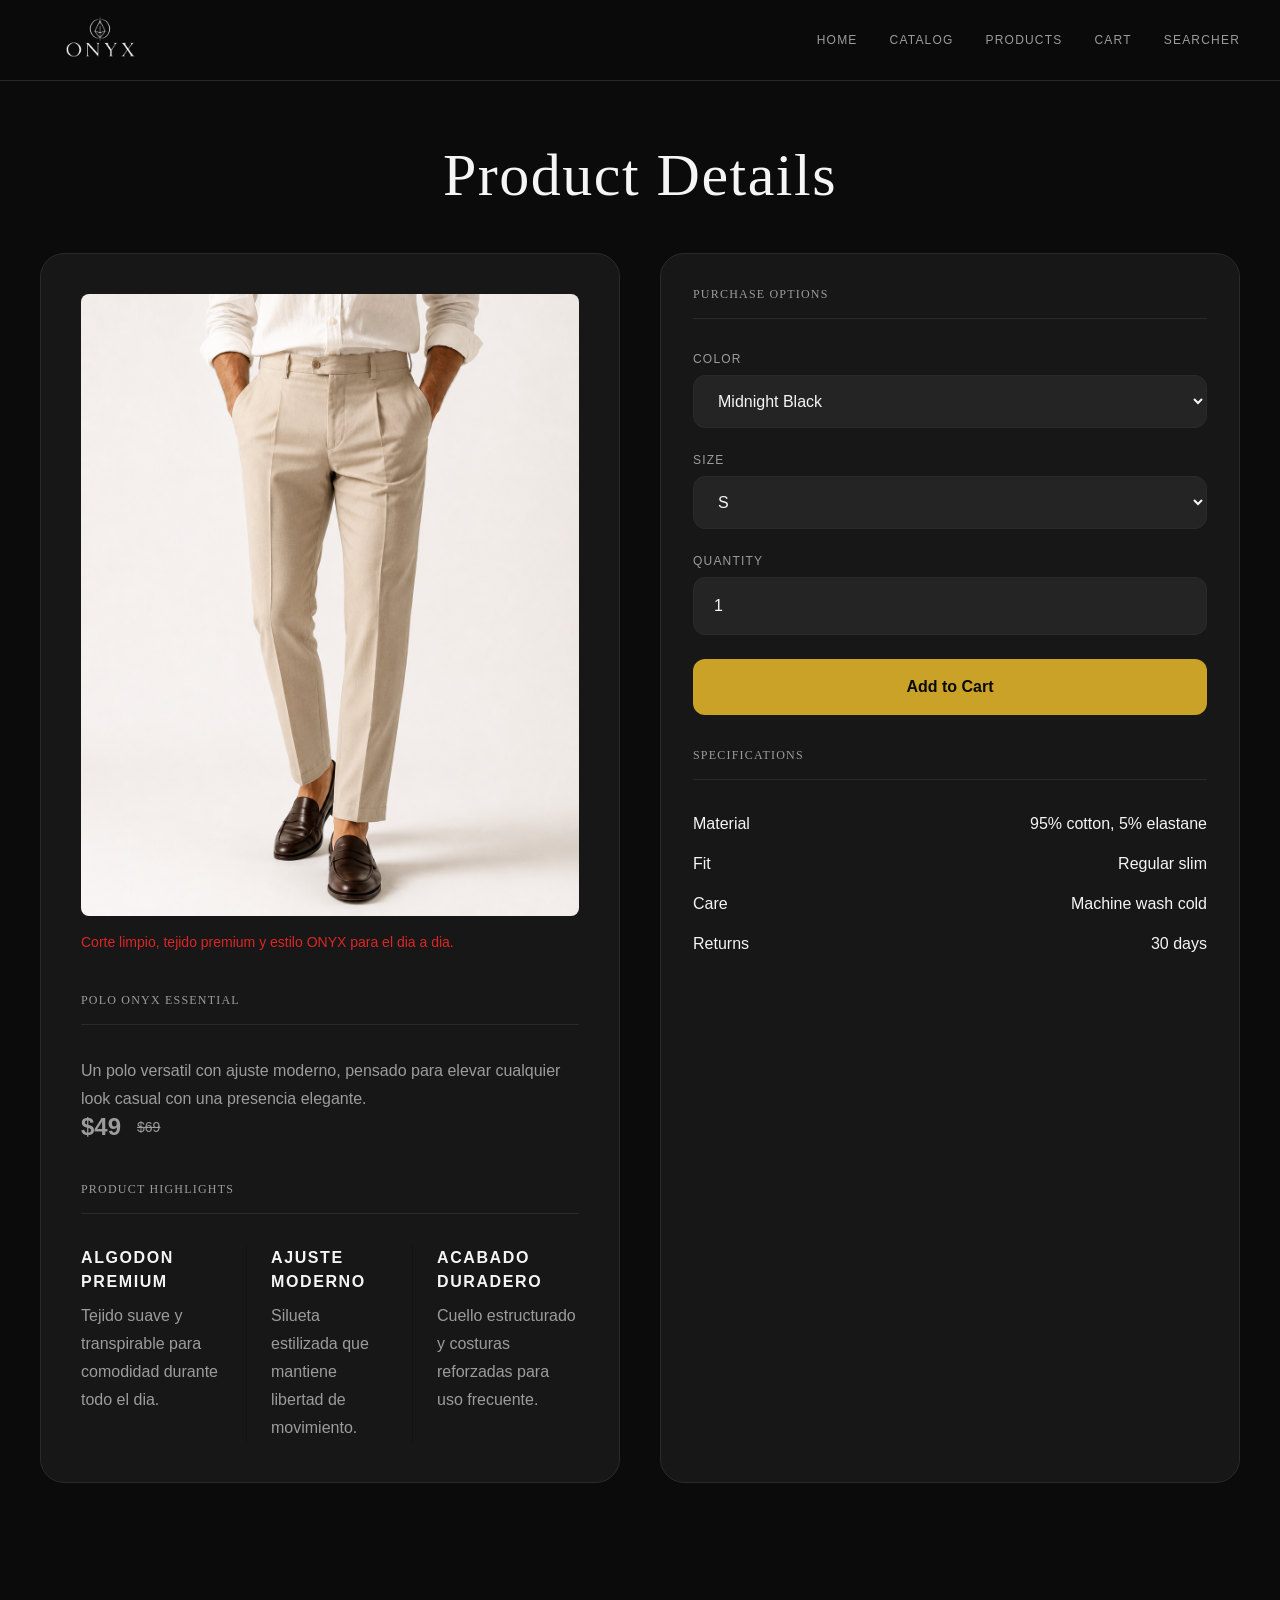
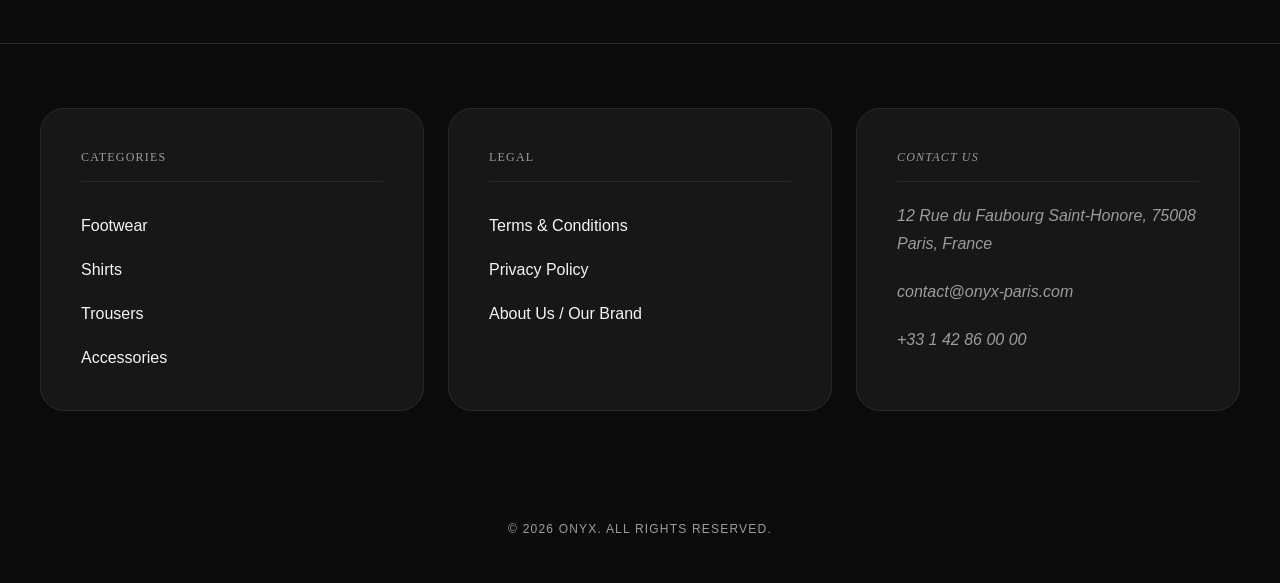
<file: product-men-trousers.html>
<!DOCTYPE html>
<html lang="en">

<head>
    <meta charset="UTF-8">
    <meta name="viewport" content="width=device-width, initial-scale=1.0">
    <meta
        name="description"
        content="Product page designed with the ONYX visual language for a coherent brand experience.">
    <title>ONYX | Product</title>

    <link rel="stylesheet" href="output.css">

    <link rel="preconnect" href="https://fonts.googleapis.com">
    <link rel="preconnect" href="https://fonts.gstatic.com" crossorigin>
    <link rel="stylesheet" href="https://fonts.googleapis.com/css2?family=Cormorant+Garamond:wght@300;400;500;600;700&display=swap">
</head>

<body>

    <header class="navbar">

        <div class="container-page nav-content">

                        <a href="index.html" class="logo">
                            <img src="ONYX_sin_fondo_en_blanco-removebg-preview.png" alt="ONYX logo" class="h-30 w-30 object-contain">
                            <span class="logo-text"></span>
                        </a>

            <nav aria-label="Main navigation">
                <ul class="nav-links">
                    <li><a href="index.html">Home</a></li>
                    <li><a href="index-catalogo.html">Catalog</a></li>
                    <li><a href="index-product.html">Products</a></li>
                    <li><a href="indexformulario.html">Cart</a></li>
                    <li><a href="product-search.html">Searcher</a></li>
                </ul>
            </nav>
        </div>

    </header>

    <main class="container-page py-16" id="main-content">

        <h1 class="mb-12 text-center">
            Product Details
        </h1>

        <div class="grid-2">

            <section class="card space-y-10" aria-labelledby="product-title">

                <figure>

                    <img
                        src="assets/NS  mens premium trousers.png"
                        alt="Folded and hanging clothing items without any model"
                        class="w-full rounded-lg">

                    <figcaption class="required-text mt-4">
                        Corte limpio, tejido premium y estilo ONYX para el dia a dia.
                    </figcaption>

                </figure>

                <section>

                    <h2 class="section-title" id="product-title">
                        Polo ONYX Essential
                    </h2>

                    <p>
                        Un polo versatil con ajuste moderno, pensado para elevar cualquier look casual con una presencia elegante.
                    </p>

                    <div class="mt-6 flex items-center gap-4">
                        <p class="text-2xl font-semibold">$49</p>
                        <p class="text-sm line-through">$69</p>
                    </div>

                </section>

                <section>

                    <h2 class="section-title">
                        Product Highlights
                    </h2>

                    <div class="grid gap-4 md:grid-cols-3 md:gap-0">

                        <article class="md:pr-6 md:border-r md:border-black/20">
                            <h3 class="text-base font-semibold">Algodon premium</h3>
                            <p class="mt-2">Tejido suave y transpirable para comodidad durante todo el dia.</p>
                        </article>

                        <article class="md:px-6 md:border-r md:border-black/20">
                            <h3 class="text-base font-semibold">Ajuste moderno</h3>
                            <p class="mt-2">Silueta estilizada que mantiene libertad de movimiento.</p>
                        </article>

                        <article class="md:pl-6">
                            <h3 class="text-base font-semibold">Acabado duradero</h3>
                            <p class="mt-2">Cuello estructurado y costuras reforzadas para uso frecuente.</p>
                        </article>

                    </div>

                </section>

            </section>

            <aside class="summary space-y-8">

                <section>

                    <h2 class="section-title">
                        Purchase Options
                    </h2>

                    <form class="space-y-6">

                        <div>
                            <label for="color">
                                Color
                            </label>
                            <select id="color" name="color">
                                <option>Midnight Black</option>
                                <option>Off White</option>
                                <option>Olive Green</option>
                            </select>
                        </div>

                        <div>
                            <label for="size">
                                Size
                            </label>
                            <select id="size" name="size">
                                <option>S</option>
                                <option>M</option>
                                <option>L</option>
                                <option>XL</option>
                            </select>
                        </div>

                        <div>
                            <label for="quantity">
                                Quantity
                            </label>
                            <input id="quantity" name="quantity" type="number" min="1" value="1">
                        </div>

                        <button class="btn-primary" type="button">
                            Add to Cart
                        </button>

                    </form>

                </section>

                <section>

                    <h2 class="section-title">
                        Specifications
                    </h2>

                    <div class="space-y-4">
                        <div class="flex justify-between">
                            <span>Material</span>
                            <span>95% cotton, 5% elastane</span>
                        </div>
                        <div class="flex justify-between">
                            <span>Fit</span>
                            <span>Regular slim</span>
                        </div>
                        <div class="flex justify-between">
                            <span>Care</span>
                            <span>Machine wash cold</span>
                        </div>
                        <div class="flex justify-between">
                            <span>Returns</span>
                            <span>30 days</span>
                        </div>
                    </div>

                </section>

            </aside>

        </div>

    </main>

    
    <footer class="footer">
        <div class="container-page py-16">

            <div class="grid gap-6 md:grid-cols-3">
                <nav aria-label="Product categories" class="card">
                    <h2 class="section-title">Categories</h2>
                    <ul class="space-y-5">
                    <li><a href="/category/footwear">Footwear</a></li>
                    <li><a href="/category/shirts">Shirts</a></li>
                    <li><a href="/category/trousers">Trousers</a></li>
                    <li><a href="/category/accessories">Accessories</a></li>
                    </ul>
                </nav>

                <nav aria-label="Legal" class="card">
                    <h2 class="section-title">Legal</h2>
                    <ul class="space-y-5">
                    <li><a href="/terms">Terms &amp; Conditions</a></li>
                    <li><a href="/privacy">Privacy Policy</a></li>
                    <li><a href="/about">About Us / Our Brand</a></li>
                    </ul>
                </nav>

                <address class="card space-y-5">
                    <h2 class="section-title">Contact Us</h2>
                    <p>12 Rue du Faubourg Saint-Honore, 75008 Paris, France</p>
                    <p><a href="mailto:contact@onyx-paris.com">contact@onyx-paris.com</a></p>
                    <p><a href="tel:+33142860000">+33 1 42 86 00 00</a></p>
                </address>
            </div>
        </div>

        <div class="footer-content footer-bottom">
            <p>&copy; 2026 Onyx. All rights reserved.</p>
        </div>
    </footer>

    <script type="application/ld+json">
    {
        "@context": "https://schema.org",
        "@graph": [
            {
                "@type": "Organization",
                "name": "Onyx",
                "url": "https://www.onyx-paris.com/",
                "logo": "https://www.onyx-paris.com/assets/logo-onyx.svg",
                "description": "Onyx is a French luxury clothing house offering tailored menswear, elegant womenswear, and timeless accessories crafted in Paris.",
                "address": {
                    "@type": "PostalAddress",
                    "streetAddress": "12 Rue du Faubourg Saint-Honoré",
                    "addressLocality": "Paris",
                    "postalCode": "75008",
                    "addressCountry": "FR"
                },
                "email": "contact@onyx-paris.com",
                "telephone": "+33142860000",
                "sameAs": []
            },
            {
                "@type": "ItemList",
                "name": "Summer Season 2026 New Arrivals",
                "itemListElement": [
                    {
                        "@type": "ListItem",
                        "position": 1,
                        "item": {
                            "@type": "Product",
                            "name": "Men's Ivory Linen Shirt",
                            "image": "https://www.onyx-paris.com/assets/NS%20mens%20premium%20tshirt.png",
                            "description": "A breathable ivory linen shirt with a soft texture, rolled cuffs and a polished summer silhouette.",
                            "offers": {
                                "@type": "Offer",
                                "priceCurrency": "EUR",
                                "price": "245",
                                "availability": "https://schema.org/InStock"
                            }
                        }
                    },
                    {
                        "@type": "ListItem",
                        "position": 2,
                        "item": {
                            "@type": "Product",
                            "name": "Men's Tailored Linen Trousers",
                            "image": "https://www.onyx-paris.com/assets/NS%20%20mens%20premium%20trousers.png",
                            "description": "Tailored beige linen trousers with sharp front pleats, a clean waistband and a lightweight warm-weather finish.",
                            "offers": {
                                "@type": "Offer",
                                "priceCurrency": "EUR",
                                "price": "320",
                                "availability": "https://schema.org/InStock"
                            }
                        }
                    },
                    {
                        "@type": "ListItem",
                        "position": 3,
                        "item": {
                            "@type": "Product",
                            "name": "Women's Sage Satin Summer Dress",
                            "image": "https://www.onyx-paris.com/assets/NS%20women%20summer%20dress.png",
                            "description": "A sage satin midi dress with a fluid skirt, gathered bodice and elegant movement for summer occasions.",
                            "offers": {
                                "@type": "Offer",
                                "priceCurrency": "EUR",
                                "price": "480",
                                "availability": "https://schema.org/InStock"
                            }
                        }
                    },
                    {
                        "@type": "ListItem",
                        "position": 4,
                        "item": {
                            "@type": "Product",
                            "name": "Women's Wide-Brim Straw Hat",
                            "image": "https://www.onyx-paris.com/assets/NS%20womens%20Sun%20Hat%20BG%20good.png",
                            "description": "A woven straw sun hat with a structured crown, generous brim and black ribbon trim for elegant sun protection.",
                            "offers": {
                                "@type": "Offer",
                                "priceCurrency": "EUR",
                                "price": "165",
                                "availability": "https://schema.org/InStock"
                            }
                        }
                    }
                ]
            },
            {
                "@type": "ItemList",
                "name": "Top Sellers",
                "itemListElement": [
                    {
                        "@type": "ListItem",
                        "position": 1,
                        "item": {
                            "@type": "Product",
                            "name": "Men's Taupe Linen Shirt",
                            "image": "https://www.onyx-paris.com/assets/Top%20Sales%20men%20shirt%20lino.jpg",
                            "description": "A lightweight taupe linen shirt with an open collar, natural texture and an easy refined fit.",
                            "offers": {
                                "@type": "Offer",
                                "priceCurrency": "EUR",
                                "price": "365",
                                "availability": "https://schema.org/InStock"
                            }
                        }
                    },
                    {
                        "@type": "ListItem",
                        "position": 2,
                        "item": {
                            "@type": "Product",
                            "name": "Women's Red Cocktail Dress",
                            "image": "https://www.onyx-paris.com/assets/Top%20Sales%20woman%20red%20dress.jpg",
                            "description": "A fitted red cocktail dress with a clean square neckline, sculpted drape and modern asymmetric hemline.",
                            "offers": {
                                "@type": "Offer",
                                "priceCurrency": "EUR",
                                "price": "620",
                                "availability": "https://schema.org/InStock"
                            }
                        }
                    },
                    {
                        "@type": "ListItem",
                        "position": 3,
                        "item": {
                            "@type": "Product",
                            "name": "Brown Leather Sandals",
                            "image": "https://www.onyx-paris.com/assets/Top%20Sales%20leather%20sandals.jpg",
                            "description": "Flat brown leather sandals with crossover straps, a secure slingback buckle and artisan-inspired finishing.",
                            "offers": {
                                "@type": "Offer",
                                "priceCurrency": "EUR",
                                "price": "590",
                                "availability": "https://schema.org/InStock"
                            }
                        }
                    },
                    {
                        "@type": "ListItem",
                        "position": 4,
                        "item": {
                            "@type": "Product",
                            "name": "Structured Raffia Handbag",
                            "image": "https://www.onyx-paris.com/assets/Top%20Sales%20rafia%20bag.jpg",
                            "description": "A structured raffia handbag with smooth tan leather trim, top handle and polished gold-tone clasp.",
                            "offers": {
                                "@type": "Offer",
                                "priceCurrency": "EUR",
                                "price": "890",
                                "availability": "https://schema.org/InStock"
                            }
                        }
                    }
                ]
            }
        ]
    }
    </script>

</body>

</html>
</file>
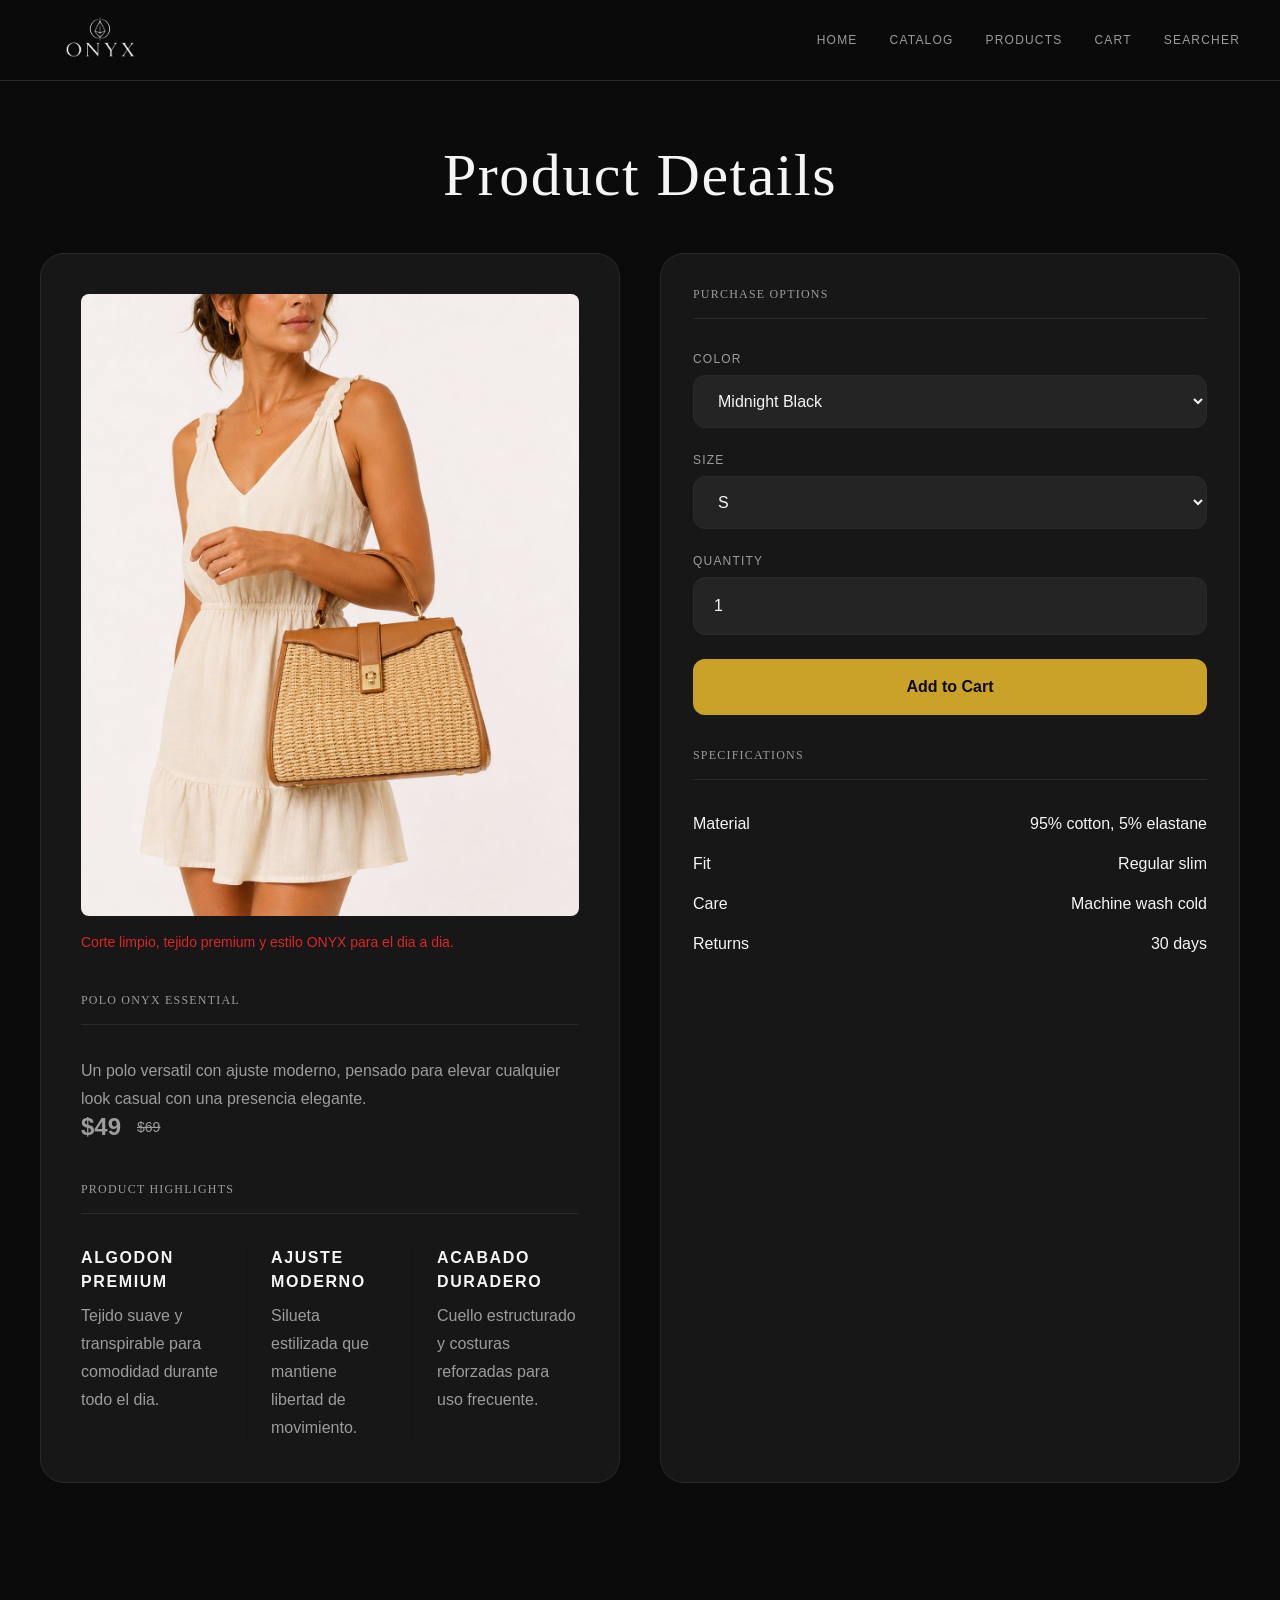
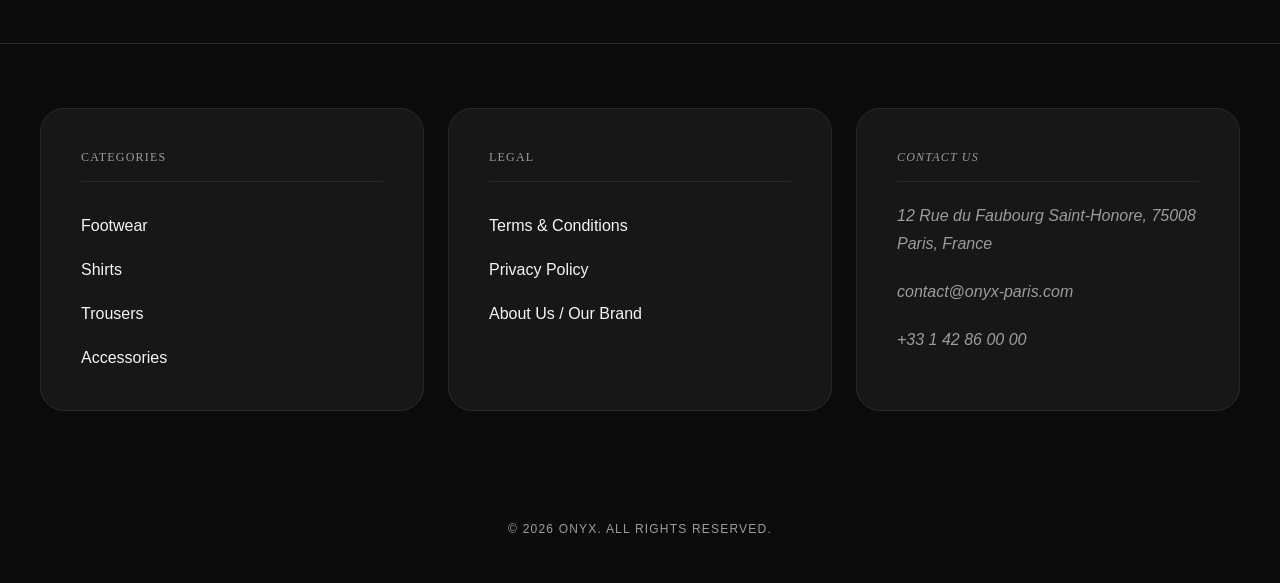
<file: product-rafia-bag.html>
<!DOCTYPE html>
<html lang="en">

<head>
    <meta charset="UTF-8">
    <meta name="viewport" content="width=device-width, initial-scale=1.0">
    <meta
        name="description"
        content="Product page designed with the ONYX visual language for a coherent brand experience.">
    <title>ONYX | Product</title>

    <link rel="stylesheet" href="output.css">

    <link rel="preconnect" href="https://fonts.googleapis.com">
    <link rel="preconnect" href="https://fonts.gstatic.com" crossorigin>
    <link rel="stylesheet" href="https://fonts.googleapis.com/css2?family=Cormorant+Garamond:wght@300;400;500;600;700&display=swap">
</head>

<body>

    <header class="navbar">

        <div class="container-page nav-content">

                        <a href="index.html" class="logo">
                            <img src="ONYX_sin_fondo_en_blanco-removebg-preview.png" alt="ONYX logo" class="h-30 w-30 object-contain">
                            <span class="logo-text"></span>
                        </a>

            <nav aria-label="Main navigation">
                <ul class="nav-links">
                    <li><a href="index.html">Home</a></li>
                    <li><a href="index-catalogo.html">Catalog</a></li>
                    <li><a href="index-product.html">Products</a></li>
                    <li><a href="indexformulario.html">Cart</a></li>
                    <li><a href="product-search.html">Searcher</a></li>
                </ul>
            </nav>
        </div>

    </header>

    <main class="container-page py-16" id="main-content">

        <h1 class="mb-12 text-center">
            Product Details
        </h1>

        <div class="grid-2">

            <section class="card space-y-10" aria-labelledby="product-title">

                <figure>

                    <img
                        src="assets/Top Sales rafia bag.jpg"
                        alt="Folded and hanging clothing items without any model"
                        class="w-full rounded-lg">

                    <figcaption class="required-text mt-4">
                        Corte limpio, tejido premium y estilo ONYX para el dia a dia.
                    </figcaption>

                </figure>

                <section>

                    <h2 class="section-title" id="product-title">
                        Polo ONYX Essential
                    </h2>

                    <p>
                        Un polo versatil con ajuste moderno, pensado para elevar cualquier look casual con una presencia elegante.
                    </p>

                    <div class="mt-6 flex items-center gap-4">
                        <p class="text-2xl font-semibold">$49</p>
                        <p class="text-sm line-through">$69</p>
                    </div>

                </section>

                <section>

                    <h2 class="section-title">
                        Product Highlights
                    </h2>

                    <div class="grid gap-4 md:grid-cols-3 md:gap-0">

                        <article class="md:pr-6 md:border-r md:border-black/20">
                            <h3 class="text-base font-semibold">Algodon premium</h3>
                            <p class="mt-2">Tejido suave y transpirable para comodidad durante todo el dia.</p>
                        </article>

                        <article class="md:px-6 md:border-r md:border-black/20">
                            <h3 class="text-base font-semibold">Ajuste moderno</h3>
                            <p class="mt-2">Silueta estilizada que mantiene libertad de movimiento.</p>
                        </article>

                        <article class="md:pl-6">
                            <h3 class="text-base font-semibold">Acabado duradero</h3>
                            <p class="mt-2">Cuello estructurado y costuras reforzadas para uso frecuente.</p>
                        </article>

                    </div>

                </section>

            </section>

            <aside class="summary space-y-8">

                <section>

                    <h2 class="section-title">
                        Purchase Options
                    </h2>

                    <form class="space-y-6">

                        <div>
                            <label for="color">
                                Color
                            </label>
                            <select id="color" name="color">
                                <option>Midnight Black</option>
                                <option>Off White</option>
                                <option>Olive Green</option>
                            </select>
                        </div>

                        <div>
                            <label for="size">
                                Size
                            </label>
                            <select id="size" name="size">
                                <option>S</option>
                                <option>M</option>
                                <option>L</option>
                                <option>XL</option>
                            </select>
                        </div>

                        <div>
                            <label for="quantity">
                                Quantity
                            </label>
                            <input id="quantity" name="quantity" type="number" min="1" value="1">
                        </div>

                        <button class="btn-primary" type="button">
                            Add to Cart
                        </button>

                    </form>

                </section>

                <section>

                    <h2 class="section-title">
                        Specifications
                    </h2>

                    <div class="space-y-4">
                        <div class="flex justify-between">
                            <span>Material</span>
                            <span>95% cotton, 5% elastane</span>
                        </div>
                        <div class="flex justify-between">
                            <span>Fit</span>
                            <span>Regular slim</span>
                        </div>
                        <div class="flex justify-between">
                            <span>Care</span>
                            <span>Machine wash cold</span>
                        </div>
                        <div class="flex justify-between">
                            <span>Returns</span>
                            <span>30 days</span>
                        </div>
                    </div>

                </section>

            </aside>

        </div>

    </main>

    
    <footer class="footer">
        <div class="container-page py-16">

            <div class="grid gap-6 md:grid-cols-3">
                <nav aria-label="Product categories" class="card">
                    <h2 class="section-title">Categories</h2>
                    <ul class="space-y-5">
                    <li><a href="/category/footwear">Footwear</a></li>
                    <li><a href="/category/shirts">Shirts</a></li>
                    <li><a href="/category/trousers">Trousers</a></li>
                    <li><a href="/category/accessories">Accessories</a></li>
                    </ul>
                </nav>

                <nav aria-label="Legal" class="card">
                    <h2 class="section-title">Legal</h2>
                    <ul class="space-y-5">
                    <li><a href="/terms">Terms &amp; Conditions</a></li>
                    <li><a href="/privacy">Privacy Policy</a></li>
                    <li><a href="/about">About Us / Our Brand</a></li>
                    </ul>
                </nav>

                <address class="card space-y-5">
                    <h2 class="section-title">Contact Us</h2>
                    <p>12 Rue du Faubourg Saint-Honore, 75008 Paris, France</p>
                    <p><a href="mailto:contact@onyx-paris.com">contact@onyx-paris.com</a></p>
                    <p><a href="tel:+33142860000">+33 1 42 86 00 00</a></p>
                </address>
            </div>
        </div>

        <div class="footer-content footer-bottom">
            <p>&copy; 2026 Onyx. All rights reserved.</p>
        </div>
    </footer>

    <script type="application/ld+json">
    {
        "@context": "https://schema.org",
        "@graph": [
            {
                "@type": "Organization",
                "name": "Onyx",
                "url": "https://www.onyx-paris.com/",
                "logo": "https://www.onyx-paris.com/assets/logo-onyx.svg",
                "description": "Onyx is a French luxury clothing house offering tailored menswear, elegant womenswear, and timeless accessories crafted in Paris.",
                "address": {
                    "@type": "PostalAddress",
                    "streetAddress": "12 Rue du Faubourg Saint-Honoré",
                    "addressLocality": "Paris",
                    "postalCode": "75008",
                    "addressCountry": "FR"
                },
                "email": "contact@onyx-paris.com",
                "telephone": "+33142860000",
                "sameAs": []
            },
            {
                "@type": "ItemList",
                "name": "Summer Season 2026 New Arrivals",
                "itemListElement": [
                    {
                        "@type": "ListItem",
                        "position": 1,
                        "item": {
                            "@type": "Product",
                            "name": "Men's Ivory Linen Shirt",
                            "image": "https://www.onyx-paris.com/assets/NS%20mens%20premium%20tshirt.png",
                            "description": "A breathable ivory linen shirt with a soft texture, rolled cuffs and a polished summer silhouette.",
                            "offers": {
                                "@type": "Offer",
                                "priceCurrency": "EUR",
                                "price": "245",
                                "availability": "https://schema.org/InStock"
                            }
                        }
                    },
                    {
                        "@type": "ListItem",
                        "position": 2,
                        "item": {
                            "@type": "Product",
                            "name": "Men's Tailored Linen Trousers",
                            "image": "https://www.onyx-paris.com/assets/NS%20%20mens%20premium%20trousers.png",
                            "description": "Tailored beige linen trousers with sharp front pleats, a clean waistband and a lightweight warm-weather finish.",
                            "offers": {
                                "@type": "Offer",
                                "priceCurrency": "EUR",
                                "price": "320",
                                "availability": "https://schema.org/InStock"
                            }
                        }
                    },
                    {
                        "@type": "ListItem",
                        "position": 3,
                        "item": {
                            "@type": "Product",
                            "name": "Women's Sage Satin Summer Dress",
                            "image": "https://www.onyx-paris.com/assets/NS%20women%20summer%20dress.png",
                            "description": "A sage satin midi dress with a fluid skirt, gathered bodice and elegant movement for summer occasions.",
                            "offers": {
                                "@type": "Offer",
                                "priceCurrency": "EUR",
                                "price": "480",
                                "availability": "https://schema.org/InStock"
                            }
                        }
                    },
                    {
                        "@type": "ListItem",
                        "position": 4,
                        "item": {
                            "@type": "Product",
                            "name": "Women's Wide-Brim Straw Hat",
                            "image": "https://www.onyx-paris.com/assets/NS%20womens%20Sun%20Hat%20BG%20good.png",
                            "description": "A woven straw sun hat with a structured crown, generous brim and black ribbon trim for elegant sun protection.",
                            "offers": {
                                "@type": "Offer",
                                "priceCurrency": "EUR",
                                "price": "165",
                                "availability": "https://schema.org/InStock"
                            }
                        }
                    }
                ]
            },
            {
                "@type": "ItemList",
                "name": "Top Sellers",
                "itemListElement": [
                    {
                        "@type": "ListItem",
                        "position": 1,
                        "item": {
                            "@type": "Product",
                            "name": "Men's Taupe Linen Shirt",
                            "image": "https://www.onyx-paris.com/assets/Top%20Sales%20men%20shirt%20lino.jpg",
                            "description": "A lightweight taupe linen shirt with an open collar, natural texture and an easy refined fit.",
                            "offers": {
                                "@type": "Offer",
                                "priceCurrency": "EUR",
                                "price": "365",
                                "availability": "https://schema.org/InStock"
                            }
                        }
                    },
                    {
                        "@type": "ListItem",
                        "position": 2,
                        "item": {
                            "@type": "Product",
                            "name": "Women's Red Cocktail Dress",
                            "image": "https://www.onyx-paris.com/assets/Top%20Sales%20woman%20red%20dress.jpg",
                            "description": "A fitted red cocktail dress with a clean square neckline, sculpted drape and modern asymmetric hemline.",
                            "offers": {
                                "@type": "Offer",
                                "priceCurrency": "EUR",
                                "price": "620",
                                "availability": "https://schema.org/InStock"
                            }
                        }
                    },
                    {
                        "@type": "ListItem",
                        "position": 3,
                        "item": {
                            "@type": "Product",
                            "name": "Brown Leather Sandals",
                            "image": "https://www.onyx-paris.com/assets/Top%20Sales%20leather%20sandals.jpg",
                            "description": "Flat brown leather sandals with crossover straps, a secure slingback buckle and artisan-inspired finishing.",
                            "offers": {
                                "@type": "Offer",
                                "priceCurrency": "EUR",
                                "price": "590",
                                "availability": "https://schema.org/InStock"
                            }
                        }
                    },
                    {
                        "@type": "ListItem",
                        "position": 4,
                        "item": {
                            "@type": "Product",
                            "name": "Structured Raffia Handbag",
                            "image": "https://www.onyx-paris.com/assets/Top%20Sales%20rafia%20bag.jpg",
                            "description": "A structured raffia handbag with smooth tan leather trim, top handle and polished gold-tone clasp.",
                            "offers": {
                                "@type": "Offer",
                                "priceCurrency": "EUR",
                                "price": "890",
                                "availability": "https://schema.org/InStock"
                            }
                        }
                    }
                ]
            }
        ]
    }
    </script>

</body>

</html>
</file>
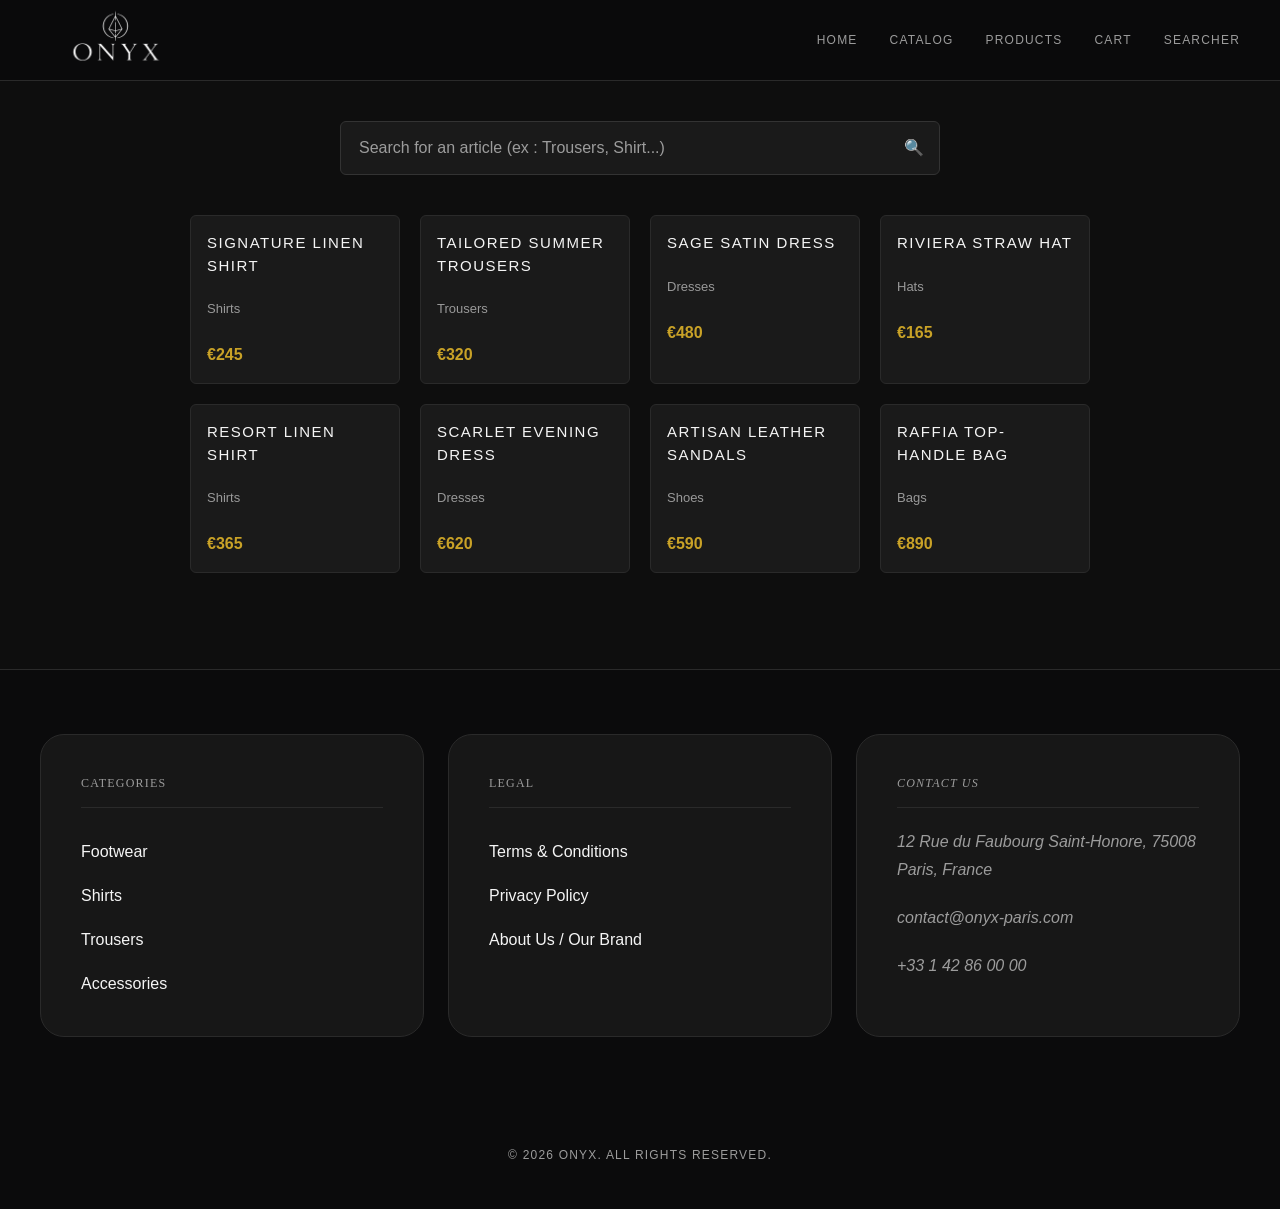
<file: product-search.html>
<!DOCTYPE html>
<html lang="fr">
<head>
<meta charset="UTF-8">
<title>Onyx — Search</title>
<head>
    <meta charset="UTF-8">
    <meta name="viewport" content="width=device-width, initial-scale=1.0">
    <title>Onyx — Search</title>

    <link rel="stylesheet" href="output.css">

    <link rel="preconnect" href="https://fonts.googleapis.com">
    <link rel="preconnect" href="https://fonts.gstatic.com" crossorigin>
    <link rel="stylesheet" href="https://fonts.googleapis.com/css2?family=Cormorant+Garamond:wght@300;400;500;600;700&display=swap">
</head>
<style>
  * { box-sizing: border-box; }
  body {
    font-family: 'Helvetica Neue', Arial, sans-serif;
    background: #0e0e0e;
    color: #f5f5f5;
    margin: 0px;
    
  }
  .search-wrap {
    max-width: 600px;
    margin: 40px auto 40px;
    position: relative;
  }
  #searchInput {
    width: 100%;
    padding: 14px 44px 14px 18px;
    font-size: 16px;
    border: 1px solid #333;
    background: #1a1a1a;
    color: #fff;
    border-radius: 6px;
    outline: none;
  }
  #searchInput:focus {
    border-color: #c9a227;
  }
  .search-icon {
    position: absolute;
    right: 16px;
    top: 50%;
    transform: translateY(-50%);
    color: #888;
    pointer-events: none;
  }
  .product-grid {
    max-width: 900px;
    margin: 0 auto;
    display: grid;
    grid-template-columns: repeat(auto-fill, minmax(180px, 1fr));
    gap: 20px;
  }
  .product-card {
    background: #1a1a1a;
    border: 1px solid #2a2a2a;
    border-radius: 6px;
    padding: 16px;
    transition: border-color 0.2s;
  }
  .product-card:hover {
    border-color: #c9a227;
  }
  .product-card h3 {
    margin: 0 0 6px;
    font-size: 15px;
    font-weight: 500;
  }
  .product-card p {
    margin: 0;
    color: #999;
    font-size: 13px;
  }
  .product-card .price {
    color: #c9a227;
    margin-top: 8px;
    font-weight: 600;
  }
  .no-results {
    text-align: center;
    color: #777;
    grid-column: 1 / -1;
    padding: 40px 0;
  }
</style>
</head>
<body>
  <main>
 <header class="navbar">
        <div class="nav-content container-page">
            <a href="index.html" class="nav-logo" aria-label="Onyx homepage">
                <img
                    src="ONYX_sin_fondo_en_blanco-removebg-preview.png"
                    alt="Onyx"
                    width="234"
                    height="144"
                    style="display: block; width: auto; height: 6.3rem; max-width: none;"
                >
            </a>

            <nav aria-label="Main navigation">
                <ul class="nav-links">
                    <li><a href="index.html">Home</a></li>
                    <li><a href="index-catalogo.html">Catalog</a></li>
                    <li><a href="index-product.html">Products</a></li>
                    <li><a href="cart.html">Cart</a></li>
                    <li><a href="product-search.html">Searcher</a></li>
                </ul>
            </nav>
        </div>
    </header>
  <div class="search-wrap">
    <input type="text" id="searchInput" placeholder="Search for an article (ex : Trousers, Shirt...)">
    <span class="search-icon">🔍</span>
  </div>

  <div class="product-grid" id="results"></div>
</main>
    <footer class="footer">
        <div class="container-page py-16">

            <div class="grid gap-6 md:grid-cols-3">
                <nav aria-label="Product categories" class="card">
                    <h2 class="section-title">Categories</h2>
                    <ul class="space-y-5">
                    <li><a href="/category/footwear">Footwear</a></li>
                    <li><a href="/category/shirts">Shirts</a></li>
                    <li><a href="/category/trousers">Trousers</a></li>
                    <li><a href="/category/accessories">Accessories</a></li>
                    </ul>
                </nav>

                <nav aria-label="Legal" class="card">
                    <h2 class="section-title">Legal</h2>
                    <ul class="space-y-5">
                    <li><a href="/terms">Terms &amp; Conditions</a></li>
                    <li><a href="/privacy">Privacy Policy</a></li>
                    <li><a href="/about">About Us / Our Brand</a></li>
                    </ul>
                </nav>

                <address class="card space-y-5">
                    <h2 class="section-title">Contact Us</h2>
                    <p>12 Rue du Faubourg Saint-Honore, 75008 Paris, France</p>
                    <p><a href="mailto:contact@onyx-paris.com">contact@onyx-paris.com</a></p>
                    <p><a href="tel:+33142860000">+33 1 42 86 00 00</a></p>
                </address>
            </div>
        </div>

        <div class="footer-content footer-bottom">
            <p>&copy; 2026 Onyx. All rights reserved.</p>
        </div>
    </footer>

    <script type="application/ld+json">
    {
        "@context": "https://schema.org",
        "@graph": [
            {
                "@type": "Organization",
                "name": "Onyx",
                "url": "https://www.onyx-paris.com/",
                "logo": "https://www.onyx-paris.com/assets/logo-onyx.svg",
                "description": "Onyx is a French luxury clothing house offering tailored menswear, elegant womenswear, and timeless accessories crafted in Paris.",
                "address": {
                    "@type": "PostalAddress",
                    "streetAddress": "12 Rue du Faubourg Saint-Honoré",
                    "addressLocality": "Paris",
                    "postalCode": "75008",
                    "addressCountry": "FR"
                },
                "email": "contact@onyx-paris.com",
                "telephone": "+33142860000",
                "sameAs": []
            },
            {
                "@type": "ItemList",
                "name": "Summer Season 2026 New Arrivals",
                "itemListElement": [
                    {
                        "@type": "ListItem",
                        "position": 1,
                        "item": {
                            "@type": "Product",
                            "name": "Men's Ivory Linen Shirt",
                            "image": "https://www.onyx-paris.com/assets/NS%20mens%20premium%20tshirt.png",
                            "description": "A breathable ivory linen shirt with a soft texture, rolled cuffs and a polished summer silhouette.",
                            "offers": {
                                "@type": "Offer",
                                "priceCurrency": "EUR",
                                "price": "245",
                                "availability": "https://schema.org/InStock"
                            }
                        }
                    },
                    {
                        "@type": "ListItem",
                        "position": 2,
                        "item": {
                            "@type": "Product",
                            "name": "Men's Tailored Linen Trousers",
                            "image": "https://www.onyx-paris.com/assets/NS%20%20mens%20premium%20trousers.png",
                            "description": "Tailored beige linen trousers with sharp front pleats, a clean waistband and a lightweight warm-weather finish.",
                            "offers": {
                                "@type": "Offer",
                                "priceCurrency": "EUR",
                                "price": "320",
                                "availability": "https://schema.org/InStock"
                            }
                        }
                    },
                    {
                        "@type": "ListItem",
                        "position": 3,
                        "item": {
                            "@type": "Product",
                            "name": "Women's Sage Satin Summer Dress",
                            "image": "https://www.onyx-paris.com/assets/NS%20women%20summer%20dress.png",
                            "description": "A sage satin midi dress with a fluid skirt, gathered bodice and elegant movement for summer occasions.",
                            "offers": {
                                "@type": "Offer",
                                "priceCurrency": "EUR",
                                "price": "480",
                                "availability": "https://schema.org/InStock"
                            }
                        }
                    },
                    {
                        "@type": "ListItem",
                        "position": 4,
                        "item": {
                            "@type": "Product",
                            "name": "Women's Wide-Brim Straw Hat",
                            "image": "https://www.onyx-paris.com/assets/NS%20womens%20Sun%20Hat%20BG%20good.png",
                            "description": "A woven straw sun hat with a structured crown, generous brim and black ribbon trim for elegant sun protection.",
                            "offers": {
                                "@type": "Offer",
                                "priceCurrency": "EUR",
                                "price": "165",
                                "availability": "https://schema.org/InStock"
                            }
                        }
                    }
                ]
            },
            {
                "@type": "ItemList",
                "name": "Top Sellers",
                "itemListElement": [
                    {
                        "@type": "ListItem",
                        "position": 1,
                        "item": {
                            "@type": "Product",
                            "name": "Men's Taupe Linen Shirt",
                            "image": "https://www.onyx-paris.com/assets/Top%20Sales%20men%20shirt%20lino.jpg",
                            "description": "A lightweight taupe linen shirt with an open collar, natural texture and an easy refined fit.",
                            "offers": {
                                "@type": "Offer",
                                "priceCurrency": "EUR",
                                "price": "365",
                                "availability": "https://schema.org/InStock"
                            }
                        }
                    },
                    {
                        "@type": "ListItem",
                        "position": 2,
                        "item": {
                            "@type": "Product",
                            "name": "Women's Red Cocktail Dress",
                            "image": "https://www.onyx-paris.com/assets/Top%20Sales%20woman%20red%20dress.jpg",
                            "description": "A fitted red cocktail dress with a clean square neckline, sculpted drape and modern asymmetric hemline.",
                            "offers": {
                                "@type": "Offer",
                                "priceCurrency": "EUR",
                                "price": "620",
                                "availability": "https://schema.org/InStock"
                            }
                        }
                    },
                    {
                        "@type": "ListItem",
                        "position": 3,
                        "item": {
                            "@type": "Product",
                            "name": "Brown Leather Sandals",
                            "image": "https://www.onyx-paris.com/assets/Top%20Sales%20leather%20sandals.jpg",
                            "description": "Flat brown leather sandals with crossover straps, a secure slingback buckle and artisan-inspired finishing.",
                            "offers": {
                                "@type": "Offer",
                                "priceCurrency": "EUR",
                                "price": "590",
                                "availability": "https://schema.org/InStock"
                            }
                        }
                    },
                    {
                        "@type": "ListItem",
                        "position": 4,
                        "item": {
                            "@type": "Product",
                            "name": "Structured Raffia Handbag",
                            "image": "https://www.onyx-paris.com/assets/Top%20Sales%20rafia%20bag.jpg",
                            "description": "A structured raffia handbag with smooth tan leather trim, top handle and polished gold-tone clasp.",
                            "offers": {
                                "@type": "Offer",
                                "priceCurrency": "EUR",
                                "price": "890",
                                "availability": "https://schema.org/InStock"
                            }
                        }
                    }
                ]
            }
        ]
    }
    </script>

  <script>
  
    const products = [
      { name: "Signature Linen Shirt", category: "Shirts", price: "€245" },
      { name: "Tailored Summer Trousers", category: "Trousers", price: "€320" },
      { name: "Sage Satin Dress", category: "Dresses", price: "€480" },
      { name: "Riviera Straw Hat", category: "Hats", price: "€165" },
      { name: "Resort Linen Shirt", category: "Shirts", price: "€365" },
      { name: "Scarlet Evening Dress", category: "Dresses", price: "€620" },
      { name: "Artisan Leather Sandals", category: "Shoes", price: "€590" },
      { name: "Raffia Top-Handle Bag", category: "Bags", price: "€890" }
    ];

    const input = document.getElementById('searchInput');
    const resultsEl = document.getElementById('results');

    function renderProducts(list) {
      resultsEl.innerHTML = '';
      if (list.length === 0) {
        resultsEl.innerHTML = '<p class="no-results">Aucun article trouvé.</p>';
        return;
      }
      list.forEach(p => {
        const card = document.createElement('div');
        card.className = 'product-card';
        card.innerHTML = `
          <h3>${p.name}</h3>
          <p>${p.category}</p>
          <div class="price">${p.price}</div>
        `;
        resultsEl.appendChild(card);
      });
    }

    function filterProducts(query) {
      const q = query.trim().toLowerCase();
      if (!q) return products;
      return products.filter(p =>
        p.name.toLowerCase().includes(q) ||
        p.category.toLowerCase().includes(q)
      );
    }

    input.addEventListener('input', (e) => {
      renderProducts(filterProducts(e.target.value));
    });

    // Initial render
    renderProducts(products);
  </script>

</body>
</html>
</file>
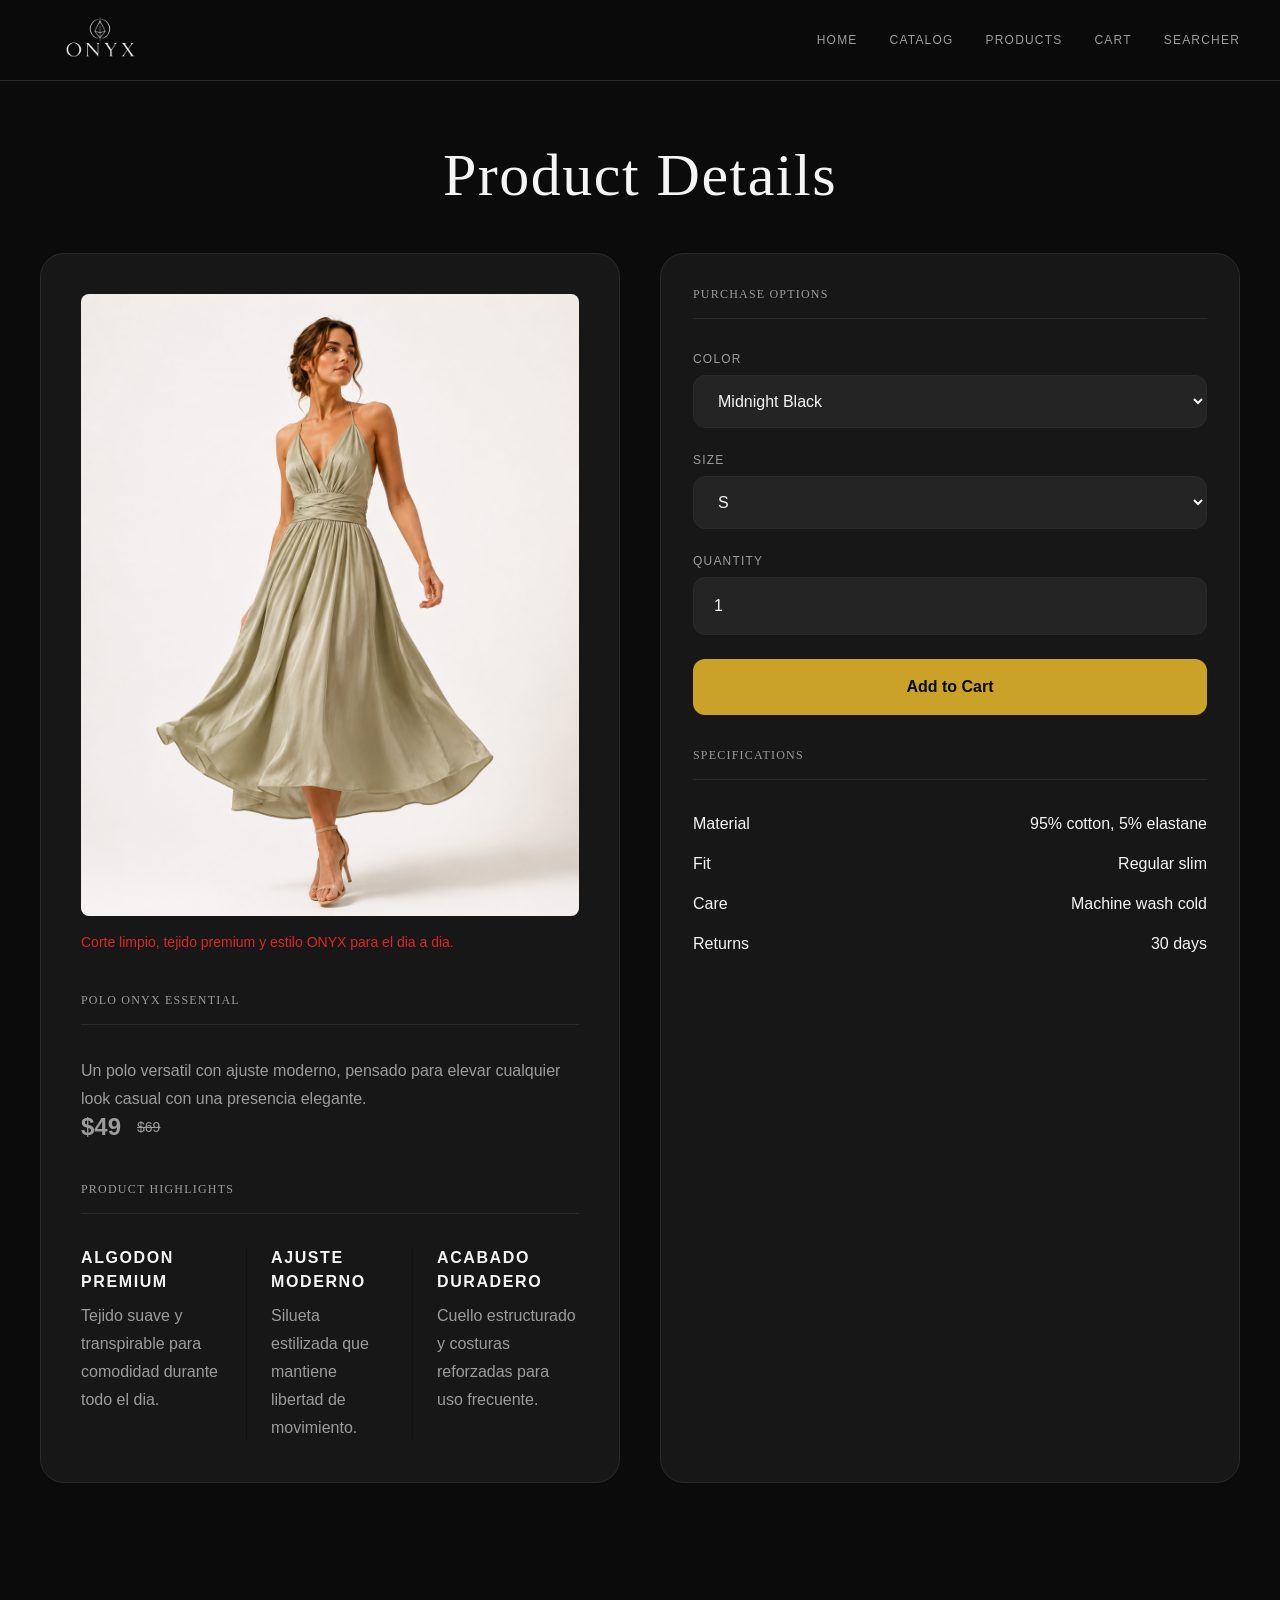
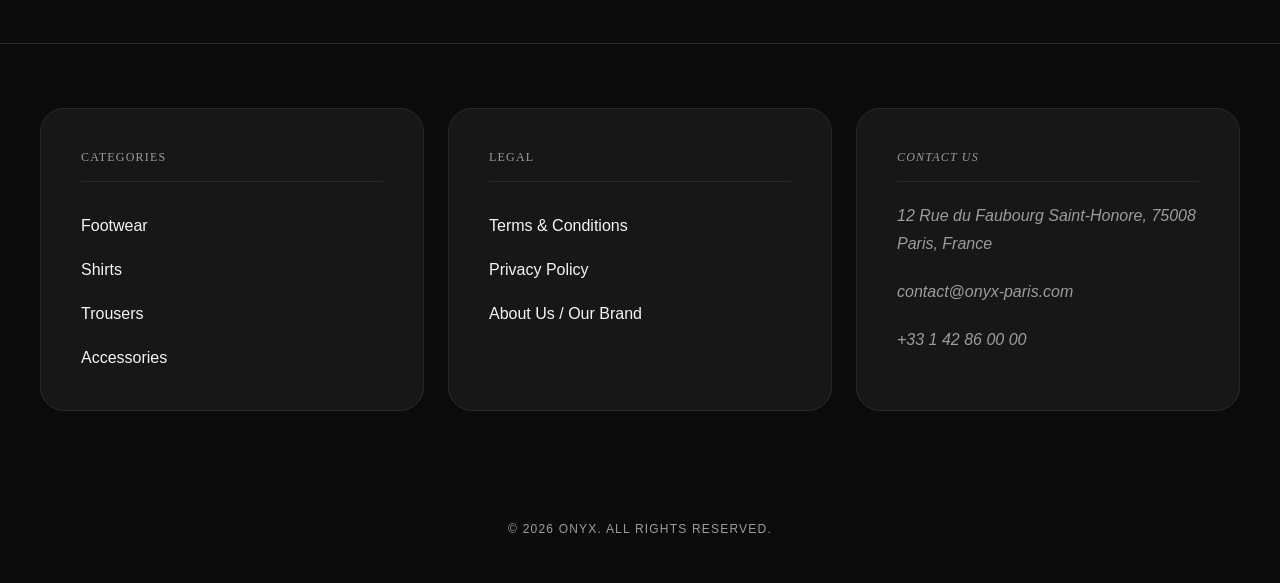
<file: product-woman-dress.html>
<!DOCTYPE html>
<html lang="en">

<head>
    <meta charset="UTF-8">
    <meta name="viewport" content="width=device-width, initial-scale=1.0">
    <meta
        name="description"
        content="Product page designed with the ONYX visual language for a coherent brand experience.">
    <title>ONYX | Product</title>

    <link rel="stylesheet" href="output.css">

    <link rel="preconnect" href="https://fonts.googleapis.com">
    <link rel="preconnect" href="https://fonts.gstatic.com" crossorigin>
    <link rel="stylesheet" href="https://fonts.googleapis.com/css2?family=Cormorant+Garamond:wght@300;400;500;600;700&display=swap">
</head>

<body>

    <header class="navbar">

        <div class="container-page nav-content">

                        <a href="index.html" class="logo">
                            <img src="ONYX_sin_fondo_en_blanco-removebg-preview.png" alt="ONYX logo" class="h-30 w-30 object-contain">
                            <span class="logo-text"></span>
                        </a>

            <nav aria-label="Main navigation">
                <ul class="nav-links">
                    <li><a href="index.html">Home</a></li>
                    <li><a href="index-catalogo.html">Catalog</a></li>
                    <li><a href="index-product.html">Products</a></li>
                    <li><a href="indexformulario.html">Cart</a></li>
                    <li><a href="product-search.html">Searcher</a></li>
                </ul>
            </nav>
        </div>

    </header>

    <main class="container-page py-16" id="main-content">

        <h1 class="mb-12 text-center">
            Product Details
        </h1>

        <div class="grid-2">

            <section class="card space-y-10" aria-labelledby="product-title">

                <figure>

                    <img
                        src="assets/NS women summer dress.png"
                        alt="Folded and hanging clothing items without any model"
                        class="w-full rounded-lg">

                    <figcaption class="required-text mt-4">
                        Corte limpio, tejido premium y estilo ONYX para el dia a dia.
                    </figcaption>

                </figure>

                <section>

                    <h2 class="section-title" id="product-title">
                        Polo ONYX Essential
                    </h2>

                    <p>
                        Un polo versatil con ajuste moderno, pensado para elevar cualquier look casual con una presencia elegante.
                    </p>

                    <div class="mt-6 flex items-center gap-4">
                        <p class="text-2xl font-semibold">$49</p>
                        <p class="text-sm line-through">$69</p>
                    </div>

                </section>

                <section>

                    <h2 class="section-title">
                        Product Highlights
                    </h2>

                    <div class="grid gap-4 md:grid-cols-3 md:gap-0">

                        <article class="md:pr-6 md:border-r md:border-black/20">
                            <h3 class="text-base font-semibold">Algodon premium</h3>
                            <p class="mt-2">Tejido suave y transpirable para comodidad durante todo el dia.</p>
                        </article>

                        <article class="md:px-6 md:border-r md:border-black/20">
                            <h3 class="text-base font-semibold">Ajuste moderno</h3>
                            <p class="mt-2">Silueta estilizada que mantiene libertad de movimiento.</p>
                        </article>

                        <article class="md:pl-6">
                            <h3 class="text-base font-semibold">Acabado duradero</h3>
                            <p class="mt-2">Cuello estructurado y costuras reforzadas para uso frecuente.</p>
                        </article>

                    </div>

                </section>

            </section>

            <aside class="summary space-y-8">

                <section>

                    <h2 class="section-title">
                        Purchase Options
                    </h2>

                    <form class="space-y-6">

                        <div>
                            <label for="color">
                                Color
                            </label>
                            <select id="color" name="color">
                                <option>Midnight Black</option>
                                <option>Off White</option>
                                <option>Olive Green</option>
                            </select>
                        </div>

                        <div>
                            <label for="size">
                                Size
                            </label>
                            <select id="size" name="size">
                                <option>S</option>
                                <option>M</option>
                                <option>L</option>
                                <option>XL</option>
                            </select>
                        </div>

                        <div>
                            <label for="quantity">
                                Quantity
                            </label>
                            <input id="quantity" name="quantity" type="number" min="1" value="1">
                        </div>

                        <button class="btn-primary" type="button">
                            Add to Cart
                        </button>

                    </form>

                </section>

                <section>

                    <h2 class="section-title">
                        Specifications
                    </h2>

                    <div class="space-y-4">
                        <div class="flex justify-between">
                            <span>Material</span>
                            <span>95% cotton, 5% elastane</span>
                        </div>
                        <div class="flex justify-between">
                            <span>Fit</span>
                            <span>Regular slim</span>
                        </div>
                        <div class="flex justify-between">
                            <span>Care</span>
                            <span>Machine wash cold</span>
                        </div>
                        <div class="flex justify-between">
                            <span>Returns</span>
                            <span>30 days</span>
                        </div>
                    </div>

                </section>

            </aside>

        </div>

    </main>

    
    <footer class="footer">
        <div class="container-page py-16">

            <div class="grid gap-6 md:grid-cols-3">
                <nav aria-label="Product categories" class="card">
                    <h2 class="section-title">Categories</h2>
                    <ul class="space-y-5">
                    <li><a href="/category/footwear">Footwear</a></li>
                    <li><a href="/category/shirts">Shirts</a></li>
                    <li><a href="/category/trousers">Trousers</a></li>
                    <li><a href="/category/accessories">Accessories</a></li>
                    </ul>
                </nav>

                <nav aria-label="Legal" class="card">
                    <h2 class="section-title">Legal</h2>
                    <ul class="space-y-5">
                    <li><a href="/terms">Terms &amp; Conditions</a></li>
                    <li><a href="/privacy">Privacy Policy</a></li>
                    <li><a href="/about">About Us / Our Brand</a></li>
                    </ul>
                </nav>

                <address class="card space-y-5">
                    <h2 class="section-title">Contact Us</h2>
                    <p>12 Rue du Faubourg Saint-Honore, 75008 Paris, France</p>
                    <p><a href="mailto:contact@onyx-paris.com">contact@onyx-paris.com</a></p>
                    <p><a href="tel:+33142860000">+33 1 42 86 00 00</a></p>
                </address>
            </div>
        </div>

        <div class="footer-content footer-bottom">
            <p>&copy; 2026 Onyx. All rights reserved.</p>
        </div>
    </footer>

    <script type="application/ld+json">
    {
        "@context": "https://schema.org",
        "@graph": [
            {
                "@type": "Organization",
                "name": "Onyx",
                "url": "https://www.onyx-paris.com/",
                "logo": "https://www.onyx-paris.com/assets/logo-onyx.svg",
                "description": "Onyx is a French luxury clothing house offering tailored menswear, elegant womenswear, and timeless accessories crafted in Paris.",
                "address": {
                    "@type": "PostalAddress",
                    "streetAddress": "12 Rue du Faubourg Saint-Honoré",
                    "addressLocality": "Paris",
                    "postalCode": "75008",
                    "addressCountry": "FR"
                },
                "email": "contact@onyx-paris.com",
                "telephone": "+33142860000",
                "sameAs": []
            },
            {
                "@type": "ItemList",
                "name": "Summer Season 2026 New Arrivals",
                "itemListElement": [
                    {
                        "@type": "ListItem",
                        "position": 1,
                        "item": {
                            "@type": "Product",
                            "name": "Men's Ivory Linen Shirt",
                            "image": "https://www.onyx-paris.com/assets/NS%20mens%20premium%20tshirt.png",
                            "description": "A breathable ivory linen shirt with a soft texture, rolled cuffs and a polished summer silhouette.",
                            "offers": {
                                "@type": "Offer",
                                "priceCurrency": "EUR",
                                "price": "245",
                                "availability": "https://schema.org/InStock"
                            }
                        }
                    },
                    {
                        "@type": "ListItem",
                        "position": 2,
                        "item": {
                            "@type": "Product",
                            "name": "Men's Tailored Linen Trousers",
                            "image": "https://www.onyx-paris.com/assets/NS%20%20mens%20premium%20trousers.png",
                            "description": "Tailored beige linen trousers with sharp front pleats, a clean waistband and a lightweight warm-weather finish.",
                            "offers": {
                                "@type": "Offer",
                                "priceCurrency": "EUR",
                                "price": "320",
                                "availability": "https://schema.org/InStock"
                            }
                        }
                    },
                    {
                        "@type": "ListItem",
                        "position": 3,
                        "item": {
                            "@type": "Product",
                            "name": "Women's Sage Satin Summer Dress",
                            "image": "https://www.onyx-paris.com/assets/NS%20women%20summer%20dress.png",
                            "description": "A sage satin midi dress with a fluid skirt, gathered bodice and elegant movement for summer occasions.",
                            "offers": {
                                "@type": "Offer",
                                "priceCurrency": "EUR",
                                "price": "480",
                                "availability": "https://schema.org/InStock"
                            }
                        }
                    },
                    {
                        "@type": "ListItem",
                        "position": 4,
                        "item": {
                            "@type": "Product",
                            "name": "Women's Wide-Brim Straw Hat",
                            "image": "https://www.onyx-paris.com/assets/NS%20womens%20Sun%20Hat%20BG%20good.png",
                            "description": "A woven straw sun hat with a structured crown, generous brim and black ribbon trim for elegant sun protection.",
                            "offers": {
                                "@type": "Offer",
                                "priceCurrency": "EUR",
                                "price": "165",
                                "availability": "https://schema.org/InStock"
                            }
                        }
                    }
                ]
            },
            {
                "@type": "ItemList",
                "name": "Top Sellers",
                "itemListElement": [
                    {
                        "@type": "ListItem",
                        "position": 1,
                        "item": {
                            "@type": "Product",
                            "name": "Men's Taupe Linen Shirt",
                            "image": "https://www.onyx-paris.com/assets/Top%20Sales%20men%20shirt%20lino.jpg",
                            "description": "A lightweight taupe linen shirt with an open collar, natural texture and an easy refined fit.",
                            "offers": {
                                "@type": "Offer",
                                "priceCurrency": "EUR",
                                "price": "365",
                                "availability": "https://schema.org/InStock"
                            }
                        }
                    },
                    {
                        "@type": "ListItem",
                        "position": 2,
                        "item": {
                            "@type": "Product",
                            "name": "Women's Red Cocktail Dress",
                            "image": "https://www.onyx-paris.com/assets/Top%20Sales%20woman%20red%20dress.jpg",
                            "description": "A fitted red cocktail dress with a clean square neckline, sculpted drape and modern asymmetric hemline.",
                            "offers": {
                                "@type": "Offer",
                                "priceCurrency": "EUR",
                                "price": "620",
                                "availability": "https://schema.org/InStock"
                            }
                        }
                    },
                    {
                        "@type": "ListItem",
                        "position": 3,
                        "item": {
                            "@type": "Product",
                            "name": "Brown Leather Sandals",
                            "image": "https://www.onyx-paris.com/assets/Top%20Sales%20leather%20sandals.jpg",
                            "description": "Flat brown leather sandals with crossover straps, a secure slingback buckle and artisan-inspired finishing.",
                            "offers": {
                                "@type": "Offer",
                                "priceCurrency": "EUR",
                                "price": "590",
                                "availability": "https://schema.org/InStock"
                            }
                        }
                    },
                    {
                        "@type": "ListItem",
                        "position": 4,
                        "item": {
                            "@type": "Product",
                            "name": "Structured Raffia Handbag",
                            "image": "https://www.onyx-paris.com/assets/Top%20Sales%20rafia%20bag.jpg",
                            "description": "A structured raffia handbag with smooth tan leather trim, top handle and polished gold-tone clasp.",
                            "offers": {
                                "@type": "Offer",
                                "priceCurrency": "EUR",
                                "price": "890",
                                "availability": "https://schema.org/InStock"
                            }
                        }
                    }
                ]
            }
        ]
    }
    </script>

</body>

</html>
</file>
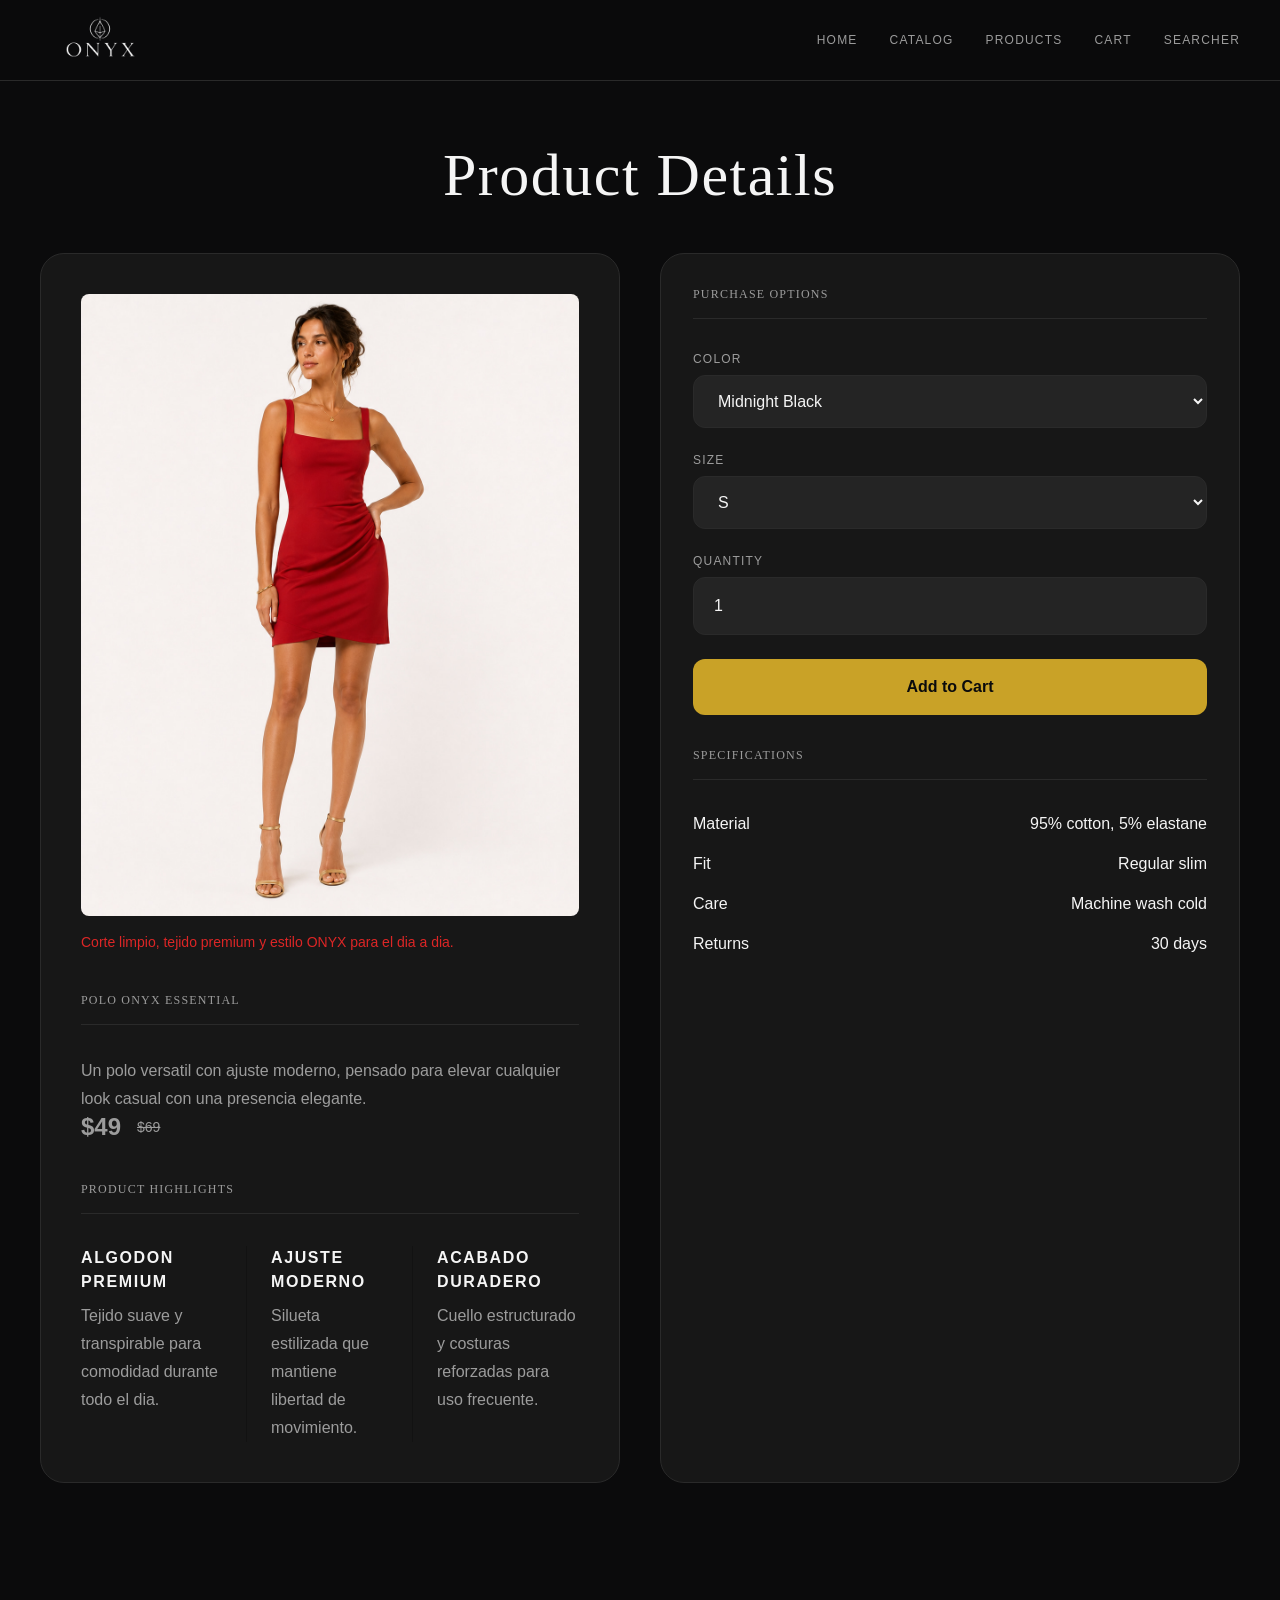
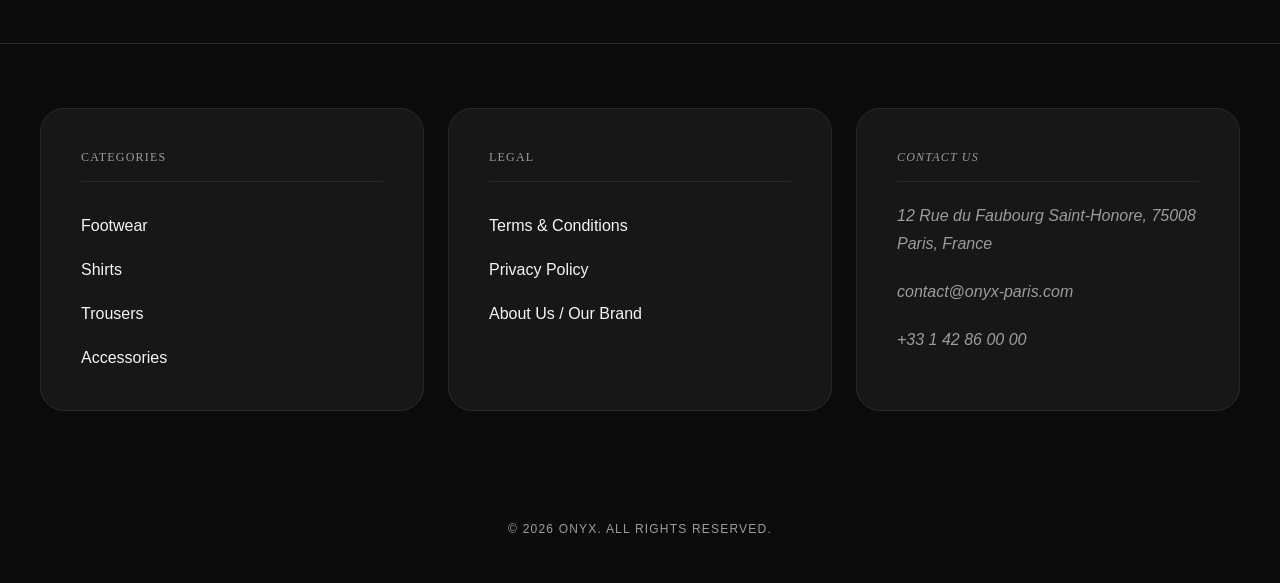
<file: product-woman-red-dress.html>
<!DOCTYPE html>
<html lang="en">

<head>
    <meta charset="UTF-8">
    <meta name="viewport" content="width=device-width, initial-scale=1.0">
    <meta
        name="description"
        content="Product page designed with the ONYX visual language for a coherent brand experience.">
    <title>ONYX | Product</title>

    <link rel="stylesheet" href="output.css">

    <link rel="preconnect" href="https://fonts.googleapis.com">
    <link rel="preconnect" href="https://fonts.gstatic.com" crossorigin>
    <link rel="stylesheet" href="https://fonts.googleapis.com/css2?family=Cormorant+Garamond:wght@300;400;500;600;700&display=swap">
</head>

<body>

    <header class="navbar">

        <div class="container-page nav-content">

                        <a href="index.html" class="logo">
                            <img src="ONYX_sin_fondo_en_blanco-removebg-preview.png" alt="ONYX logo" class="h-30 w-30 object-contain">
                            <span class="logo-text"></span>
                        </a>

            <nav aria-label="Main navigation">
                <ul class="nav-links">
                    <li><a href="index.html">Home</a></li>
                    <li><a href="index-catalogo.html">Catalog</a></li>
                    <li><a href="index-product.html">Products</a></li>
                    <li><a href="indexformulario.html">Cart</a></li>
                    <li><a href="product-search.html">Searcher</a></li>
                </ul>
            </nav>
        </div>

    </header>

    <main class="container-page py-16" id="main-content">

        <h1 class="mb-12 text-center">
            Product Details
        </h1>

        <div class="grid-2">

            <section class="card space-y-10" aria-labelledby="product-title">

                <figure>

                    <img
                        src="/assets/Top Sales woman red dress.jpg"
                        alt="Folded and hanging clothing items without any model"
                        class="w-full rounded-lg">

                    <figcaption class="required-text mt-4">
                        Corte limpio, tejido premium y estilo ONYX para el dia a dia.
                    </figcaption>

                </figure>

                <section>

                    <h2 class="section-title" id="product-title">
                        Polo ONYX Essential
                    </h2>

                    <p>
                        Un polo versatil con ajuste moderno, pensado para elevar cualquier look casual con una presencia elegante.
                    </p>

                    <div class="mt-6 flex items-center gap-4">
                        <p class="text-2xl font-semibold">$49</p>
                        <p class="text-sm line-through">$69</p>
                    </div>

                </section>

                <section>

                    <h2 class="section-title">
                        Product Highlights
                    </h2>

                    <div class="grid gap-4 md:grid-cols-3 md:gap-0">

                        <article class="md:pr-6 md:border-r md:border-black/20">
                            <h3 class="text-base font-semibold">Algodon premium</h3>
                            <p class="mt-2">Tejido suave y transpirable para comodidad durante todo el dia.</p>
                        </article>

                        <article class="md:px-6 md:border-r md:border-black/20">
                            <h3 class="text-base font-semibold">Ajuste moderno</h3>
                            <p class="mt-2">Silueta estilizada que mantiene libertad de movimiento.</p>
                        </article>

                        <article class="md:pl-6">
                            <h3 class="text-base font-semibold">Acabado duradero</h3>
                            <p class="mt-2">Cuello estructurado y costuras reforzadas para uso frecuente.</p>
                        </article>

                    </div>

                </section>

            </section>

            <aside class="summary space-y-8">

                <section>

                    <h2 class="section-title">
                        Purchase Options
                    </h2>

                    <form class="space-y-6">

                        <div>
                            <label for="color">
                                Color
                            </label>
                            <select id="color" name="color">
                                <option>Midnight Black</option>
                                <option>Off White</option>
                                <option>Olive Green</option>
                            </select>
                        </div>

                        <div>
                            <label for="size">
                                Size
                            </label>
                            <select id="size" name="size">
                                <option>S</option>
                                <option>M</option>
                                <option>L</option>
                                <option>XL</option>
                            </select>
                        </div>

                        <div>
                            <label for="quantity">
                                Quantity
                            </label>
                            <input id="quantity" name="quantity" type="number" min="1" value="1">
                        </div>

                        <button class="btn-primary" type="button">
                            Add to Cart
                        </button>

                    </form>

                </section>

                <section>

                    <h2 class="section-title">
                        Specifications
                    </h2>

                    <div class="space-y-4">
                        <div class="flex justify-between">
                            <span>Material</span>
                            <span>95% cotton, 5% elastane</span>
                        </div>
                        <div class="flex justify-between">
                            <span>Fit</span>
                            <span>Regular slim</span>
                        </div>
                        <div class="flex justify-between">
                            <span>Care</span>
                            <span>Machine wash cold</span>
                        </div>
                        <div class="flex justify-between">
                            <span>Returns</span>
                            <span>30 days</span>
                        </div>
                    </div>

                </section>

            </aside>

        </div>

    </main>

    
    <footer class="footer">
        <div class="container-page py-16">

            <div class="grid gap-6 md:grid-cols-3">
                <nav aria-label="Product categories" class="card">
                    <h2 class="section-title">Categories</h2>
                    <ul class="space-y-5">
                    <li><a href="/category/footwear">Footwear</a></li>
                    <li><a href="/category/shirts">Shirts</a></li>
                    <li><a href="/category/trousers">Trousers</a></li>
                    <li><a href="/category/accessories">Accessories</a></li>
                    </ul>
                </nav>

                <nav aria-label="Legal" class="card">
                    <h2 class="section-title">Legal</h2>
                    <ul class="space-y-5">
                    <li><a href="/terms">Terms &amp; Conditions</a></li>
                    <li><a href="/privacy">Privacy Policy</a></li>
                    <li><a href="/about">About Us / Our Brand</a></li>
                    </ul>
                </nav>

                <address class="card space-y-5">
                    <h2 class="section-title">Contact Us</h2>
                    <p>12 Rue du Faubourg Saint-Honore, 75008 Paris, France</p>
                    <p><a href="mailto:contact@onyx-paris.com">contact@onyx-paris.com</a></p>
                    <p><a href="tel:+33142860000">+33 1 42 86 00 00</a></p>
                </address>
            </div>
        </div>

        <div class="footer-content footer-bottom">
            <p>&copy; 2026 Onyx. All rights reserved.</p>
        </div>
    </footer>

    <script type="application/ld+json">
    {
        "@context": "https://schema.org",
        "@graph": [
            {
                "@type": "Organization",
                "name": "Onyx",
                "url": "https://www.onyx-paris.com/",
                "logo": "https://www.onyx-paris.com/assets/logo-onyx.svg",
                "description": "Onyx is a French luxury clothing house offering tailored menswear, elegant womenswear, and timeless accessories crafted in Paris.",
                "address": {
                    "@type": "PostalAddress",
                    "streetAddress": "12 Rue du Faubourg Saint-Honoré",
                    "addressLocality": "Paris",
                    "postalCode": "75008",
                    "addressCountry": "FR"
                },
                "email": "contact@onyx-paris.com",
                "telephone": "+33142860000",
                "sameAs": []
            },
            {
                "@type": "ItemList",
                "name": "Summer Season 2026 New Arrivals",
                "itemListElement": [
                    {
                        "@type": "ListItem",
                        "position": 1,
                        "item": {
                            "@type": "Product",
                            "name": "Men's Ivory Linen Shirt",
                            "image": "https://www.onyx-paris.com/assets/NS%20mens%20premium%20tshirt.png",
                            "description": "A breathable ivory linen shirt with a soft texture, rolled cuffs and a polished summer silhouette.",
                            "offers": {
                                "@type": "Offer",
                                "priceCurrency": "EUR",
                                "price": "245",
                                "availability": "https://schema.org/InStock"
                            }
                        }
                    },
                    {
                        "@type": "ListItem",
                        "position": 2,
                        "item": {
                            "@type": "Product",
                            "name": "Men's Tailored Linen Trousers",
                            "image": "https://www.onyx-paris.com/assets/NS%20%20mens%20premium%20trousers.png",
                            "description": "Tailored beige linen trousers with sharp front pleats, a clean waistband and a lightweight warm-weather finish.",
                            "offers": {
                                "@type": "Offer",
                                "priceCurrency": "EUR",
                                "price": "320",
                                "availability": "https://schema.org/InStock"
                            }
                        }
                    },
                    {
                        "@type": "ListItem",
                        "position": 3,
                        "item": {
                            "@type": "Product",
                            "name": "Women's Sage Satin Summer Dress",
                            "image": "https://www.onyx-paris.com/assets/NS%20women%20summer%20dress.png",
                            "description": "A sage satin midi dress with a fluid skirt, gathered bodice and elegant movement for summer occasions.",
                            "offers": {
                                "@type": "Offer",
                                "priceCurrency": "EUR",
                                "price": "480",
                                "availability": "https://schema.org/InStock"
                            }
                        }
                    },
                    {
                        "@type": "ListItem",
                        "position": 4,
                        "item": {
                            "@type": "Product",
                            "name": "Women's Wide-Brim Straw Hat",
                            "image": "https://www.onyx-paris.com/assets/NS%20womens%20Sun%20Hat%20BG%20good.png",
                            "description": "A woven straw sun hat with a structured crown, generous brim and black ribbon trim for elegant sun protection.",
                            "offers": {
                                "@type": "Offer",
                                "priceCurrency": "EUR",
                                "price": "165",
                                "availability": "https://schema.org/InStock"
                            }
                        }
                    }
                ]
            },
            {
                "@type": "ItemList",
                "name": "Top Sellers",
                "itemListElement": [
                    {
                        "@type": "ListItem",
                        "position": 1,
                        "item": {
                            "@type": "Product",
                            "name": "Men's Taupe Linen Shirt",
                            "image": "https://www.onyx-paris.com/assets/Top%20Sales%20men%20shirt%20lino.jpg",
                            "description": "A lightweight taupe linen shirt with an open collar, natural texture and an easy refined fit.",
                            "offers": {
                                "@type": "Offer",
                                "priceCurrency": "EUR",
                                "price": "365",
                                "availability": "https://schema.org/InStock"
                            }
                        }
                    },
                    {
                        "@type": "ListItem",
                        "position": 2,
                        "item": {
                            "@type": "Product",
                            "name": "Women's Red Cocktail Dress",
                            "image": "https://www.onyx-paris.com/assets/Top%20Sales%20woman%20red%20dress.jpg",
                            "description": "A fitted red cocktail dress with a clean square neckline, sculpted drape and modern asymmetric hemline.",
                            "offers": {
                                "@type": "Offer",
                                "priceCurrency": "EUR",
                                "price": "620",
                                "availability": "https://schema.org/InStock"
                            }
                        }
                    },
                    {
                        "@type": "ListItem",
                        "position": 3,
                        "item": {
                            "@type": "Product",
                            "name": "Brown Leather Sandals",
                            "image": "https://www.onyx-paris.com/assets/Top%20Sales%20leather%20sandals.jpg",
                            "description": "Flat brown leather sandals with crossover straps, a secure slingback buckle and artisan-inspired finishing.",
                            "offers": {
                                "@type": "Offer",
                                "priceCurrency": "EUR",
                                "price": "590",
                                "availability": "https://schema.org/InStock"
                            }
                        }
                    },
                    {
                        "@type": "ListItem",
                        "position": 4,
                        "item": {
                            "@type": "Product",
                            "name": "Structured Raffia Handbag",
                            "image": "https://www.onyx-paris.com/assets/Top%20Sales%20rafia%20bag.jpg",
                            "description": "A structured raffia handbag with smooth tan leather trim, top handle and polished gold-tone clasp.",
                            "offers": {
                                "@type": "Offer",
                                "priceCurrency": "EUR",
                                "price": "890",
                                "availability": "https://schema.org/InStock"
                            }
                        }
                    }
                ]
            }
        ]
    }
    </script>

</body>

</html>
</file>
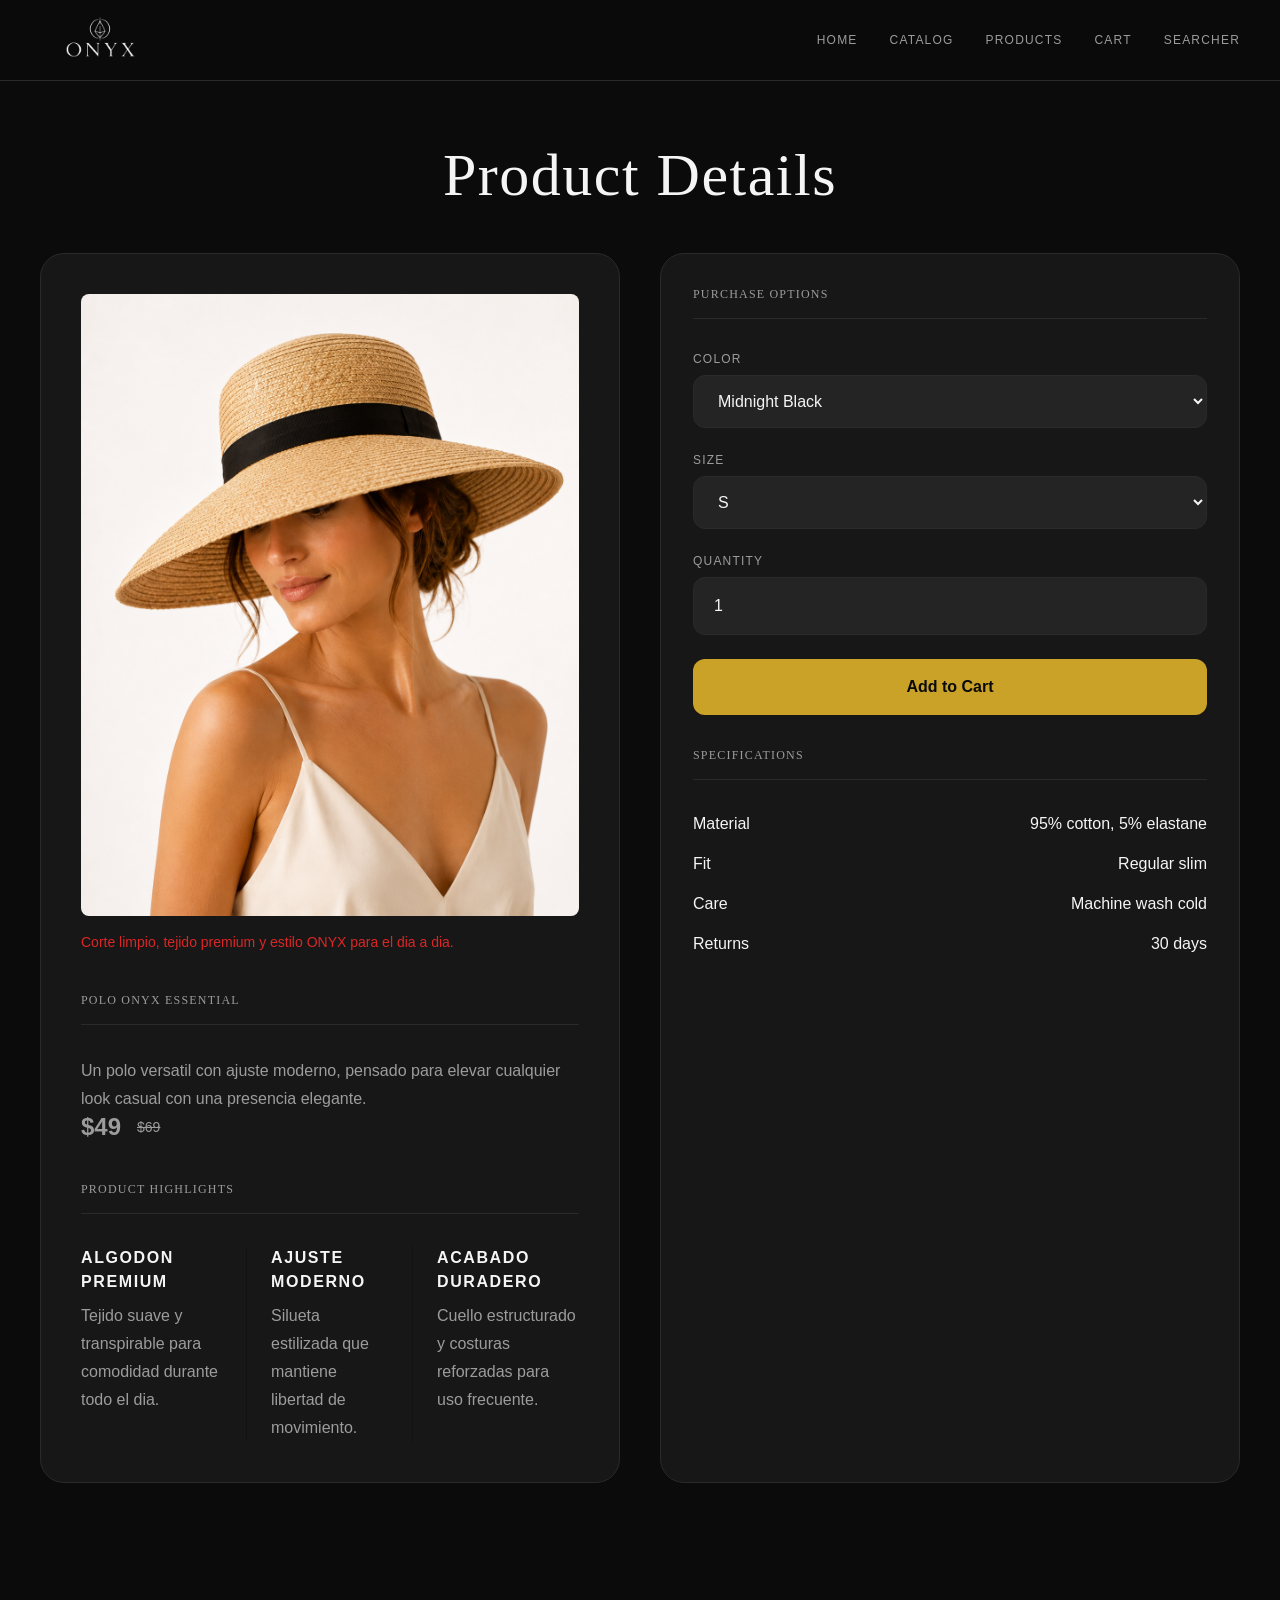
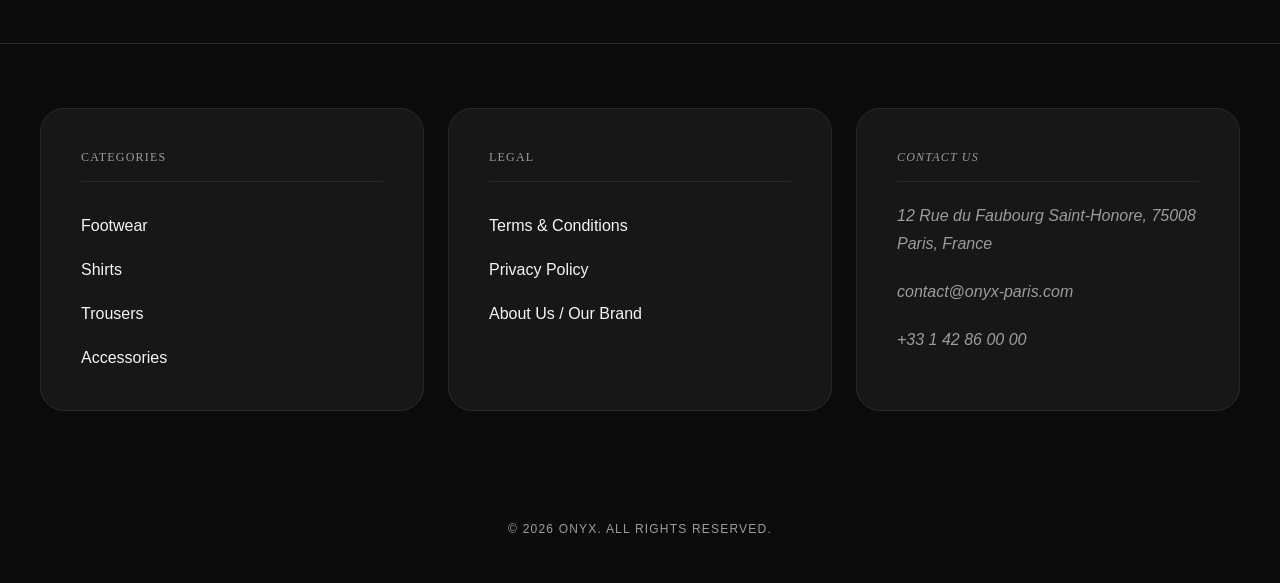
<file: product-woman-sunhat.html>
<!DOCTYPE html>
<html lang="en">

<head>
    <meta charset="UTF-8">
    <meta name="viewport" content="width=device-width, initial-scale=1.0">
    <meta
        name="description"
        content="Product page designed with the ONYX visual language for a coherent brand experience.">
    <title>ONYX | Product</title>

    <link rel="stylesheet" href="output.css">

    <link rel="preconnect" href="https://fonts.googleapis.com">
    <link rel="preconnect" href="https://fonts.gstatic.com" crossorigin>
    <link rel="stylesheet" href="https://fonts.googleapis.com/css2?family=Cormorant+Garamond:wght@300;400;500;600;700&display=swap">
</head>

<body>

    <header class="navbar">

        <div class="container-page nav-content">

                        <a href="index.html" class="logo">
                            <img src="ONYX_sin_fondo_en_blanco-removebg-preview.png" alt="ONYX logo" class="h-30 w-30 object-contain">
                            <span class="logo-text"></span>
                        </a>

            <nav aria-label="Main navigation">
                <ul class="nav-links">
                    <li><a href="index.html">Home</a></li>
                    <li><a href="index-catalogo.html">Catalog</a></li>
                    <li><a href="index-product.html">Products</a></li>
                    <li><a href="indexformulario.html">Cart</a></li>
                    <li><a href="product-search.html">Searcher</a></li>
                </ul>
            </nav>
        </div>

    </header>

    <main class="container-page py-16" id="main-content">

        <h1 class="mb-12 text-center">
            Product Details
        </h1>

        <div class="grid-2">

            <section class="card space-y-10" aria-labelledby="product-title">

                <figure>

                    <img
                        src="assets/NS womens Sun Hat BG good.png"
                        alt="Folded and hanging clothing items without any model"
                        class="w-full rounded-lg">

                    <figcaption class="required-text mt-4">
                        Corte limpio, tejido premium y estilo ONYX para el dia a dia.
                    </figcaption>

                </figure>

                <section>

                    <h2 class="section-title" id="product-title">
                        Polo ONYX Essential
                    </h2>

                    <p>
                        Un polo versatil con ajuste moderno, pensado para elevar cualquier look casual con una presencia elegante.
                    </p>

                    <div class="mt-6 flex items-center gap-4">
                        <p class="text-2xl font-semibold">$49</p>
                        <p class="text-sm line-through">$69</p>
                    </div>

                </section>

                <section>

                    <h2 class="section-title">
                        Product Highlights
                    </h2>

                    <div class="grid gap-4 md:grid-cols-3 md:gap-0">

                        <article class="md:pr-6 md:border-r md:border-black/20">
                            <h3 class="text-base font-semibold">Algodon premium</h3>
                            <p class="mt-2">Tejido suave y transpirable para comodidad durante todo el dia.</p>
                        </article>

                        <article class="md:px-6 md:border-r md:border-black/20">
                            <h3 class="text-base font-semibold">Ajuste moderno</h3>
                            <p class="mt-2">Silueta estilizada que mantiene libertad de movimiento.</p>
                        </article>

                        <article class="md:pl-6">
                            <h3 class="text-base font-semibold">Acabado duradero</h3>
                            <p class="mt-2">Cuello estructurado y costuras reforzadas para uso frecuente.</p>
                        </article>

                    </div>

                </section>

            </section>

            <aside class="summary space-y-8">

                <section>

                    <h2 class="section-title">
                        Purchase Options
                    </h2>

                    <form class="space-y-6">

                        <div>
                            <label for="color">
                                Color
                            </label>
                            <select id="color" name="color">
                                <option>Midnight Black</option>
                                <option>Off White</option>
                                <option>Olive Green</option>
                            </select>
                        </div>

                        <div>
                            <label for="size">
                                Size
                            </label>
                            <select id="size" name="size">
                                <option>S</option>
                                <option>M</option>
                                <option>L</option>
                                <option>XL</option>
                            </select>
                        </div>

                        <div>
                            <label for="quantity">
                                Quantity
                            </label>
                            <input id="quantity" name="quantity" type="number" min="1" value="1">
                        </div>

                        <button class="btn-primary" type="button">
                            Add to Cart
                        </button>

                    </form>

                </section>

                <section>

                    <h2 class="section-title">
                        Specifications
                    </h2>

                    <div class="space-y-4">
                        <div class="flex justify-between">
                            <span>Material</span>
                            <span>95% cotton, 5% elastane</span>
                        </div>
                        <div class="flex justify-between">
                            <span>Fit</span>
                            <span>Regular slim</span>
                        </div>
                        <div class="flex justify-between">
                            <span>Care</span>
                            <span>Machine wash cold</span>
                        </div>
                        <div class="flex justify-between">
                            <span>Returns</span>
                            <span>30 days</span>
                        </div>
                    </div>

                </section>

            </aside>

        </div>

    </main>

    
    <footer class="footer">
        <div class="container-page py-16">

            <div class="grid gap-6 md:grid-cols-3">
                <nav aria-label="Product categories" class="card">
                    <h2 class="section-title">Categories</h2>
                    <ul class="space-y-5">
                    <li><a href="/category/footwear">Footwear</a></li>
                    <li><a href="/category/shirts">Shirts</a></li>
                    <li><a href="/category/trousers">Trousers</a></li>
                    <li><a href="/category/accessories">Accessories</a></li>
                    </ul>
                </nav>

                <nav aria-label="Legal" class="card">
                    <h2 class="section-title">Legal</h2>
                    <ul class="space-y-5">
                    <li><a href="/terms">Terms &amp; Conditions</a></li>
                    <li><a href="/privacy">Privacy Policy</a></li>
                    <li><a href="/about">About Us / Our Brand</a></li>
                    </ul>
                </nav>

                <address class="card space-y-5">
                    <h2 class="section-title">Contact Us</h2>
                    <p>12 Rue du Faubourg Saint-Honore, 75008 Paris, France</p>
                    <p><a href="mailto:contact@onyx-paris.com">contact@onyx-paris.com</a></p>
                    <p><a href="tel:+33142860000">+33 1 42 86 00 00</a></p>
                </address>
            </div>
        </div>

        <div class="footer-content footer-bottom">
            <p>&copy; 2026 Onyx. All rights reserved.</p>
        </div>
    </footer>

    <script type="application/ld+json">
    {
        "@context": "https://schema.org",
        "@graph": [
            {
                "@type": "Organization",
                "name": "Onyx",
                "url": "https://www.onyx-paris.com/",
                "logo": "https://www.onyx-paris.com/assets/logo-onyx.svg",
                "description": "Onyx is a French luxury clothing house offering tailored menswear, elegant womenswear, and timeless accessories crafted in Paris.",
                "address": {
                    "@type": "PostalAddress",
                    "streetAddress": "12 Rue du Faubourg Saint-Honoré",
                    "addressLocality": "Paris",
                    "postalCode": "75008",
                    "addressCountry": "FR"
                },
                "email": "contact@onyx-paris.com",
                "telephone": "+33142860000",
                "sameAs": []
            },
            {
                "@type": "ItemList",
                "name": "Summer Season 2026 New Arrivals",
                "itemListElement": [
                    {
                        "@type": "ListItem",
                        "position": 1,
                        "item": {
                            "@type": "Product",
                            "name": "Men's Ivory Linen Shirt",
                            "image": "https://www.onyx-paris.com/assets/NS%20mens%20premium%20tshirt.png",
                            "description": "A breathable ivory linen shirt with a soft texture, rolled cuffs and a polished summer silhouette.",
                            "offers": {
                                "@type": "Offer",
                                "priceCurrency": "EUR",
                                "price": "245",
                                "availability": "https://schema.org/InStock"
                            }
                        }
                    },
                    {
                        "@type": "ListItem",
                        "position": 2,
                        "item": {
                            "@type": "Product",
                            "name": "Men's Tailored Linen Trousers",
                            "image": "https://www.onyx-paris.com/assets/NS%20%20mens%20premium%20trousers.png",
                            "description": "Tailored beige linen trousers with sharp front pleats, a clean waistband and a lightweight warm-weather finish.",
                            "offers": {
                                "@type": "Offer",
                                "priceCurrency": "EUR",
                                "price": "320",
                                "availability": "https://schema.org/InStock"
                            }
                        }
                    },
                    {
                        "@type": "ListItem",
                        "position": 3,
                        "item": {
                            "@type": "Product",
                            "name": "Women's Sage Satin Summer Dress",
                            "image": "https://www.onyx-paris.com/assets/NS%20women%20summer%20dress.png",
                            "description": "A sage satin midi dress with a fluid skirt, gathered bodice and elegant movement for summer occasions.",
                            "offers": {
                                "@type": "Offer",
                                "priceCurrency": "EUR",
                                "price": "480",
                                "availability": "https://schema.org/InStock"
                            }
                        }
                    },
                    {
                        "@type": "ListItem",
                        "position": 4,
                        "item": {
                            "@type": "Product",
                            "name": "Women's Wide-Brim Straw Hat",
                            "image": "https://www.onyx-paris.com/assets/NS%20womens%20Sun%20Hat%20BG%20good.png",
                            "description": "A woven straw sun hat with a structured crown, generous brim and black ribbon trim for elegant sun protection.",
                            "offers": {
                                "@type": "Offer",
                                "priceCurrency": "EUR",
                                "price": "165",
                                "availability": "https://schema.org/InStock"
                            }
                        }
                    }
                ]
            },
            {
                "@type": "ItemList",
                "name": "Top Sellers",
                "itemListElement": [
                    {
                        "@type": "ListItem",
                        "position": 1,
                        "item": {
                            "@type": "Product",
                            "name": "Men's Taupe Linen Shirt",
                            "image": "https://www.onyx-paris.com/assets/Top%20Sales%20men%20shirt%20lino.jpg",
                            "description": "A lightweight taupe linen shirt with an open collar, natural texture and an easy refined fit.",
                            "offers": {
                                "@type": "Offer",
                                "priceCurrency": "EUR",
                                "price": "365",
                                "availability": "https://schema.org/InStock"
                            }
                        }
                    },
                    {
                        "@type": "ListItem",
                        "position": 2,
                        "item": {
                            "@type": "Product",
                            "name": "Women's Red Cocktail Dress",
                            "image": "https://www.onyx-paris.com/assets/Top%20Sales%20woman%20red%20dress.jpg",
                            "description": "A fitted red cocktail dress with a clean square neckline, sculpted drape and modern asymmetric hemline.",
                            "offers": {
                                "@type": "Offer",
                                "priceCurrency": "EUR",
                                "price": "620",
                                "availability": "https://schema.org/InStock"
                            }
                        }
                    },
                    {
                        "@type": "ListItem",
                        "position": 3,
                        "item": {
                            "@type": "Product",
                            "name": "Brown Leather Sandals",
                            "image": "https://www.onyx-paris.com/assets/Top%20Sales%20leather%20sandals.jpg",
                            "description": "Flat brown leather sandals with crossover straps, a secure slingback buckle and artisan-inspired finishing.",
                            "offers": {
                                "@type": "Offer",
                                "priceCurrency": "EUR",
                                "price": "590",
                                "availability": "https://schema.org/InStock"
                            }
                        }
                    },
                    {
                        "@type": "ListItem",
                        "position": 4,
                        "item": {
                            "@type": "Product",
                            "name": "Structured Raffia Handbag",
                            "image": "https://www.onyx-paris.com/assets/Top%20Sales%20rafia%20bag.jpg",
                            "description": "A structured raffia handbag with smooth tan leather trim, top handle and polished gold-tone clasp.",
                            "offers": {
                                "@type": "Offer",
                                "priceCurrency": "EUR",
                                "price": "890",
                                "availability": "https://schema.org/InStock"
                            }
                        }
                    }
                ]
            }
        ]
    }
    </script>

</body>

</html>
</file>
<file: output.css>
/*! tailwindcss v4.3.3 | MIT License | https://tailwindcss.com */
@layer properties;
@layer theme, base, components, utilities;
@layer theme {
  :root, :host {
    --font-sans: "Inter", Arial, sans-serif;
    --font-serif: "Playfair Display", Georgia, serif;
    --font-mono: ui-monospace, SFMono-Regular, Menlo, Monaco, Consolas, "Liberation Mono",
      "Courier New", monospace;
    --color-gray-700: oklch(37.3% 0.034 259.733);
    --color-black: #000;
    --spacing: 0.25rem;
    --container-7xl: 80rem;
    --text-xs: 0.75rem;
    --text-xs--line-height: calc(1 / 0.75);
    --text-sm: 0.875rem;
    --text-sm--line-height: calc(1.25 / 0.875);
    --text-base: 1rem;
    --text-base--line-height: calc(1.5 / 1);
    --text-lg: 1.125rem;
    --text-lg--line-height: calc(1.75 / 1.125);
    --text-xl: 1.25rem;
    --text-xl--line-height: calc(1.75 / 1.25);
    --text-2xl: 1.5rem;
    --text-2xl--line-height: calc(2 / 1.5);
    --text-3xl: 1.875rem;
    --text-3xl--line-height: calc(2.25 / 1.875);
    --text-4xl: 2.25rem;
    --text-4xl--line-height: calc(2.5 / 2.25);
    --text-6xl: 3.75rem;
    --text-6xl--line-height: 1;
    --font-weight-medium: 500;
    --font-weight-semibold: 600;
    --tracking-wide: 0.025em;
    --tracking-widest: 0.1em;
    --radius-lg: 0.5rem;
    --radius-xl: 0.75rem;
    --radius-2xl: 1rem;
    --radius-3xl: 1.5rem;
    --blur-md: 12px;
    --default-transition-duration: 150ms;
    --default-transition-timing-function: cubic-bezier(0.4, 0, 0.2, 1);
    --default-font-family: var(--font-sans);
    --default-mono-font-family: var(--font-mono);
    --color-onyx: #0B0B0C;
    --color-surface: #171717;
    --color-surface-light: #242424;
    --color-border: #2A2A2A;
    --color-gold: #C9A227;
    --color-gold-light: #E0C15A;
    --color-text: #F5F5F5;
    --color-muted: #9C9C9C;
    --color-error: #DC2626;
  }
}
@layer base {
  *, ::after, ::before, ::backdrop, ::file-selector-button {
    box-sizing: border-box;
    margin: 0;
    padding: 0;
    border: 0 solid;
  }
  html, :host {
    line-height: 1.5;
    -webkit-text-size-adjust: 100%;
    tab-size: 4;
    font-family: var(--default-font-family, -apple-system, BlinkMacSystemFont, "Segoe UI", Roboto, "Helvetica Neue", "Noto Sans", Arial, sans-serif, "Apple Color Emoji", "Segoe UI Emoji", "Segoe UI Symbol", "Noto Color Emoji");
    font-feature-settings: var(--default-font-feature-settings, normal);
    font-variation-settings: var(--default-font-variation-settings, normal);
    -webkit-tap-highlight-color: transparent;
  }
  hr {
    height: 0;
    color: inherit;
    border-top-width: 1px;
  }
  abbr:where([title]) {
    -webkit-text-decoration: underline dotted;
    text-decoration: underline dotted;
  }
  h1, h2, h3, h4, h5, h6 {
    font-size: inherit;
    font-weight: inherit;
  }
  a {
    color: inherit;
    -webkit-text-decoration: inherit;
    text-decoration: inherit;
  }
  b, strong {
    font-weight: bolder;
  }
  code, kbd, samp, pre {
    font-family: var(--default-mono-font-family, ui-monospace, SFMono-Regular, Menlo, Monaco, Consolas, "Liberation Mono", "Courier New", monospace);
    font-feature-settings: var(--default-mono-font-feature-settings, normal);
    font-variation-settings: var(--default-mono-font-variation-settings, normal);
    font-size: 1em;
  }
  small {
    font-size: 80%;
  }
  sub, sup {
    font-size: 75%;
    line-height: 0;
    position: relative;
    vertical-align: baseline;
  }
  sub {
    bottom: -0.25em;
  }
  sup {
    top: -0.5em;
  }
  table {
    text-indent: 0;
    border-color: inherit;
    border-collapse: collapse;
  }
  :-moz-focusring:where(:not(iframe)) {
    outline: auto;
  }
  progress {
    vertical-align: baseline;
  }
  summary {
    display: list-item;
  }
  ol, ul, menu {
    list-style: none;
  }
  img, svg, video, canvas, audio, iframe, embed, object {
    display: block;
    vertical-align: middle;
  }
  img, video {
    max-width: 100%;
    height: auto;
  }
  button, input, select, optgroup, textarea, ::file-selector-button {
    font: inherit;
    font-feature-settings: inherit;
    font-variation-settings: inherit;
    letter-spacing: inherit;
    color: inherit;
    border-radius: 0;
    background-color: transparent;
    opacity: 1;
  }
  :where(select:is([multiple], [size])) optgroup {
    font-weight: bolder;
  }
  :where(select:is([multiple], [size])) optgroup option {
    padding-inline-start: 20px;
  }
  ::file-selector-button {
    margin-inline-end: 4px;
  }
  ::placeholder {
    opacity: 1;
  }
  @supports (not (-webkit-appearance: -apple-pay-button))  or (contain-intrinsic-size: 1px) {
    ::placeholder {
      color: currentcolor;
      @supports (color: color-mix(in lab, red, red)) {
        color: color-mix(in oklab, currentcolor 50%, transparent);
      }
    }
  }
  textarea {
    resize: vertical;
  }
  ::-webkit-search-decoration {
    -webkit-appearance: none;
  }
  ::-webkit-date-and-time-value {
    min-height: 1lh;
    text-align: inherit;
  }
  ::-webkit-datetime-edit {
    display: inline-flex;
  }
  ::-webkit-datetime-edit-fields-wrapper {
    padding: 0;
  }
  ::-webkit-datetime-edit, ::-webkit-datetime-edit-year-field, ::-webkit-datetime-edit-month-field, ::-webkit-datetime-edit-day-field, ::-webkit-datetime-edit-hour-field, ::-webkit-datetime-edit-minute-field, ::-webkit-datetime-edit-second-field, ::-webkit-datetime-edit-millisecond-field, ::-webkit-datetime-edit-meridiem-field {
    padding-block: 0;
  }
  ::-webkit-calendar-picker-indicator {
    line-height: 1;
  }
  :-moz-ui-invalid {
    box-shadow: none;
  }
  button, input:where([type="button"], [type="reset"], [type="submit"]), ::file-selector-button {
    appearance: button;
  }
  ::-webkit-inner-spin-button, ::-webkit-outer-spin-button {
    height: auto;
  }
  [hidden]:where(:not([hidden="until-found"])) {
    display: none !important;
  }
}
@layer utilities {
  .isolate {
    isolation: isolate;
  }
  .mt-2 {
    margin-top: calc(var(--spacing) * 2);
  }
  .mt-4 {
    margin-top: calc(var(--spacing) * 4);
  }
  .mb-12 {
    margin-bottom: calc(var(--spacing) * 12);
  }
  .block {
    display: block;
  }
  .flex {
    display: flex;
  }
  .grid {
    display: grid;
  }
  .h-12 {
    height: calc(var(--spacing) * 12);
  }
  .h-30 {
    height: calc(var(--spacing) * 30);
  }
  .h-44 {
    height: calc(var(--spacing) * 44);
  }
  .w-12 {
    width: calc(var(--spacing) * 12);
  }
  .w-30 {
    width: calc(var(--spacing) * 30);
  }
  .w-full {
    width: 100%;
  }
  .min-w-0 {
    min-width: 0px;
  }
  .flex-1 {
    flex: 1;
  }
  .transform {
    transform: var(--tw-rotate-x,) var(--tw-rotate-y,) var(--tw-rotate-z,) var(--tw-skew-x,) var(--tw-skew-y,);
  }
  .flex-col {
    flex-direction: column;
  }
  .items-center {
    align-items: center;
  }
  .justify-between {
    justify-content: space-between;
  }
  .gap-1 {
    gap: var(--spacing);
  }
  .gap-3 {
    gap: calc(var(--spacing) * 3);
  }
  .gap-4 {
    gap: calc(var(--spacing) * 4);
  }
  .gap-6 {
    gap: calc(var(--spacing) * 6);
  }
  .gap-8 {
    gap: calc(var(--spacing) * 8);
  }
  :where(.space-y-2 > :not(:last-child)) {
    --tw-space-y-reverse: 0;
    margin-block-start: calc(calc(var(--spacing) * 2) * var(--tw-space-y-reverse));
    margin-block-end: calc(calc(var(--spacing) * 2) * calc(1 - var(--tw-space-y-reverse)));
  }
  :where(.space-y-3 > :not(:last-child)) {
    --tw-space-y-reverse: 0;
    margin-block-start: calc(calc(var(--spacing) * 3) * var(--tw-space-y-reverse));
    margin-block-end: calc(calc(var(--spacing) * 3) * calc(1 - var(--tw-space-y-reverse)));
  }
  :where(.space-y-4 > :not(:last-child)) {
    --tw-space-y-reverse: 0;
    margin-block-start: calc(calc(var(--spacing) * 4) * var(--tw-space-y-reverse));
    margin-block-end: calc(calc(var(--spacing) * 4) * calc(1 - var(--tw-space-y-reverse)));
  }
  :where(.space-y-5 > :not(:last-child)) {
    --tw-space-y-reverse: 0;
    margin-block-start: calc(calc(var(--spacing) * 5) * var(--tw-space-y-reverse));
    margin-block-end: calc(calc(var(--spacing) * 5) * calc(1 - var(--tw-space-y-reverse)));
  }
  :where(.space-y-6 > :not(:last-child)) {
    --tw-space-y-reverse: 0;
    margin-block-start: calc(calc(var(--spacing) * 6) * var(--tw-space-y-reverse));
    margin-block-end: calc(calc(var(--spacing) * 6) * calc(1 - var(--tw-space-y-reverse)));
  }
  :where(.space-y-7 > :not(:last-child)) {
    --tw-space-y-reverse: 0;
    margin-block-start: calc(calc(var(--spacing) * 7) * var(--tw-space-y-reverse));
    margin-block-end: calc(calc(var(--spacing) * 7) * calc(1 - var(--tw-space-y-reverse)));
  }
  :where(.space-y-8 > :not(:last-child)) {
    --tw-space-y-reverse: 0;
    margin-block-start: calc(calc(var(--spacing) * 8) * var(--tw-space-y-reverse));
    margin-block-end: calc(calc(var(--spacing) * 8) * calc(1 - var(--tw-space-y-reverse)));
  }
  :where(.space-y-10 > :not(:last-child)) {
    --tw-space-y-reverse: 0;
    margin-block-start: calc(calc(var(--spacing) * 10) * var(--tw-space-y-reverse));
    margin-block-end: calc(calc(var(--spacing) * 10) * calc(1 - var(--tw-space-y-reverse)));
  }
  .rounded {
    border-radius: 0.25rem;
  }
  .rounded-lg {
    border-radius: var(--radius-lg);
  }
  .border {
    border-style: var(--tw-border-style);
    border-width: 1px;
  }
  .border-b {
    border-bottom-style: var(--tw-border-style);
    border-bottom-width: 1px;
  }
  .border-gray-700 {
    border-color: var(--color-gray-700);
  }
  .object-contain {
    object-fit: contain;
  }
  .object-cover {
    object-fit: cover;
  }
  .py-16 {
    padding-block: calc(var(--spacing) * 16);
  }
  .pt-2 {
    padding-top: calc(var(--spacing) * 2);
  }
  .pb-7 {
    padding-bottom: calc(var(--spacing) * 7);
  }
  .text-center {
    text-align: center;
  }
  .text-2xl {
    font-size: var(--text-2xl);
    line-height: var(--tw-leading, var(--text-2xl--line-height));
  }
  .text-base {
    font-size: var(--text-base);
    line-height: var(--tw-leading, var(--text-base--line-height));
  }
  .text-lg {
    font-size: var(--text-lg);
    line-height: var(--tw-leading, var(--text-lg--line-height));
  }
  .text-sm {
    font-size: var(--text-sm);
    line-height: var(--tw-leading, var(--text-sm--line-height));
  }
  .text-xl {
    font-size: var(--text-xl);
    line-height: var(--tw-leading, var(--text-xl--line-height));
  }
  .font-medium {
    --tw-font-weight: var(--font-weight-medium);
    font-weight: var(--font-weight-medium);
  }
  .font-semibold {
    --tw-font-weight: var(--font-weight-semibold);
    font-weight: var(--font-weight-semibold);
  }
  .line-through {
    text-decoration-line: line-through;
  }
  .underline {
    text-decoration-line: underline;
  }
  .underline-offset-4 {
    text-underline-offset: 4px;
  }
  .outline {
    outline-style: var(--tw-outline-style);
    outline-width: 1px;
  }
  .transition {
    transition-property: color, background-color, border-color, outline-color, text-decoration-color, fill, stroke, --tw-gradient-from, --tw-gradient-via, --tw-gradient-to, opacity, box-shadow, transform, translate, scale, rotate, filter, -webkit-backdrop-filter, backdrop-filter, display, content-visibility, overlay, pointer-events;
    transition-timing-function: var(--tw-ease, var(--default-transition-timing-function));
    transition-duration: var(--tw-duration, var(--default-transition-duration));
  }
  @media (width >= 40rem) {
    .sm\:h-40 {
      height: calc(var(--spacing) * 40);
    }
    .sm\:w-24 {
      width: calc(var(--spacing) * 24);
    }
    .sm\:w-32 {
      width: calc(var(--spacing) * 32);
    }
    .sm\:shrink-0 {
      flex-shrink: 0;
    }
    .sm\:flex-row {
      flex-direction: row;
    }
    .sm\:items-start {
      align-items: flex-start;
    }
    .sm\:justify-between {
      justify-content: space-between;
    }
    .sm\:gap-5 {
      gap: calc(var(--spacing) * 5);
    }
    .sm\:self-start {
      align-self: flex-start;
    }
    .sm\:text-right {
      text-align: right;
    }
  }
  @media (width >= 48rem) {
    .md\:col-span-2 {
      grid-column: span 2 / span 2;
    }
    .md\:h-44 {
      height: calc(var(--spacing) * 44);
    }
    .md\:w-36 {
      width: calc(var(--spacing) * 36);
    }
    .md\:grid-cols-2 {
      grid-template-columns: repeat(2, minmax(0, 1fr));
    }
    .md\:grid-cols-3 {
      grid-template-columns: repeat(3, minmax(0, 1fr));
    }
    .md\:gap-0 {
      gap: 0px;
    }
    .md\:border-r {
      border-right-style: var(--tw-border-style);
      border-right-width: 1px;
    }
    .md\:border-black\/20 {
      border-color: color-mix(in srgb, #000 20%, transparent);
    }
    @supports (color: color-mix(in lab, red, red)) {
      .md\:border-black\/20 {
        border-color: color-mix(in oklab, var(--color-black) 20%, transparent);
      }
    }
    .md\:px-6 {
      padding-inline: calc(var(--spacing) * 6);
    }
    .md\:pr-6 {
      padding-right: calc(var(--spacing) * 6);
    }
    .md\:pl-6 {
      padding-left: calc(var(--spacing) * 6);
    }
  }
  @media (width >= 64rem) {
    .lg\:flex-row {
      flex-direction: row;
    }
  }
}
@layer base {
  html {
    scroll-behavior: smooth;
  }
  body {
    background-color: var(--color-onyx);
    font-family: var(--font-sans);
    color: var(--color-text);
    -webkit-font-smoothing: antialiased;
    -moz-osx-font-smoothing: grayscale;
  }
  h1 {
    font-family: var(--font-serif);
    font-size: var(--text-4xl);
    line-height: var(--tw-leading, var(--text-4xl--line-height));
    --tw-font-weight: var(--font-weight-medium);
    font-weight: var(--font-weight-medium);
    --tw-tracking: var(--tracking-wide);
    letter-spacing: var(--tracking-wide);
    @media (width >= 64rem) {
      font-size: var(--text-6xl);
      line-height: var(--tw-leading, var(--text-6xl--line-height));
    }
  }
  h2 {
    font-family: var(--font-serif);
    font-size: var(--text-2xl);
    line-height: var(--tw-leading, var(--text-2xl--line-height));
    --tw-font-weight: var(--font-weight-medium);
    font-weight: var(--font-weight-medium);
    --tw-tracking: var(--tracking-wide);
    letter-spacing: var(--tracking-wide);
    @media (width >= 64rem) {
      font-size: var(--text-3xl);
      line-height: var(--tw-leading, var(--text-3xl--line-height));
    }
  }
  h3 {
    font-size: var(--text-base);
    line-height: var(--tw-leading, var(--text-base--line-height));
    --tw-font-weight: var(--font-weight-medium);
    font-weight: var(--font-weight-medium);
    --tw-tracking: var(--tracking-widest);
    letter-spacing: var(--tracking-widest);
    text-transform: uppercase;
  }
  p {
    --tw-leading: calc(var(--spacing) * 7);
    line-height: calc(var(--spacing) * 7);
    color: var(--color-muted);
  }
  a {
    transition-property: color, background-color, border-color, outline-color, text-decoration-color, fill, stroke, --tw-gradient-from, --tw-gradient-via, --tw-gradient-to, opacity, box-shadow, transform, translate, scale, rotate, filter, -webkit-backdrop-filter, backdrop-filter, display, content-visibility, overlay, pointer-events;
    transition-timing-function: var(--tw-ease, var(--default-transition-timing-function));
    transition-duration: var(--tw-duration, var(--default-transition-duration));
    --tw-duration: 300ms;
    transition-duration: 300ms;
  }
}
@layer components {
  .container-page {
    margin-inline: auto;
    max-width: var(--container-7xl);
    padding-inline: calc(var(--spacing) * 6);
    @media (width >= 64rem) {
      padding-inline: calc(var(--spacing) * 10);
    }
  }
  .navbar {
    position: sticky;
    top: 0px;
    z-index: 50;
    border-bottom-style: var(--tw-border-style);
    border-bottom-width: 1px;
    border-color: var(--color-border);
    background-color: color-mix(in srgb, #0B0B0C 90%, transparent);
    @supports (color: color-mix(in lab, red, red)) {
      background-color: color-mix(in oklab, var(--color-onyx) 90%, transparent);
    }
    --tw-backdrop-blur: blur(var(--blur-md));
    -webkit-backdrop-filter: var(--tw-backdrop-blur,) var(--tw-backdrop-brightness,) var(--tw-backdrop-contrast,) var(--tw-backdrop-grayscale,) var(--tw-backdrop-hue-rotate,) var(--tw-backdrop-invert,) var(--tw-backdrop-opacity,) var(--tw-backdrop-saturate,) var(--tw-backdrop-sepia,);
    backdrop-filter: var(--tw-backdrop-blur,) var(--tw-backdrop-brightness,) var(--tw-backdrop-contrast,) var(--tw-backdrop-grayscale,) var(--tw-backdrop-hue-rotate,) var(--tw-backdrop-invert,) var(--tw-backdrop-opacity,) var(--tw-backdrop-saturate,) var(--tw-backdrop-sepia,);
  }
  .nav-content {
    display: flex;
    height: calc(var(--spacing) * 20);
    align-items: center;
    justify-content: space-between;
  }
  .nav-logo {
    font-family: var(--font-serif);
    font-size: var(--text-xl);
    line-height: var(--tw-leading, var(--text-xl--line-height));
    --tw-tracking: 0.2em;
    letter-spacing: 0.2em;
    color: var(--color-text);
    text-transform: uppercase;
  }
  .nav-links {
    display: flex;
    gap: calc(var(--spacing) * 8);
    font-size: var(--text-xs);
    line-height: var(--tw-leading, var(--text-xs--line-height));
    --tw-tracking: var(--tracking-widest);
    letter-spacing: var(--tracking-widest);
    text-transform: uppercase;
  }
  .nav-links a {
    color: var(--color-muted);
    &:hover {
      @media (hover: hover) {
        color: var(--color-gold);
      }
    }
  }
  .hero {
    display: flex;
    flex-direction: column;
    align-items: center;
    justify-content: center;
    gap: calc(var(--spacing) * 6);
    padding-block: calc(var(--spacing) * 32);
    text-align: center;
    @media (width >= 64rem) {
      padding-block: calc(var(--spacing) * 40);
    }
  }
  .hero-eyebrow {
    font-size: var(--text-xs);
    line-height: var(--tw-leading, var(--text-xs--line-height));
    --tw-tracking: 0.3em;
    letter-spacing: 0.3em;
    color: var(--color-gold);
    text-transform: uppercase;
  }
  .btn-primary {
    width: 100%;
    border-radius: var(--radius-xl);
    background-color: var(--color-gold);
    padding-block: calc(var(--spacing) * 4);
    --tw-font-weight: var(--font-weight-semibold);
    font-weight: var(--font-weight-semibold);
    color: var(--color-onyx);
    transition-property: color, background-color, border-color, outline-color, text-decoration-color, fill, stroke, --tw-gradient-from, --tw-gradient-via, --tw-gradient-to, opacity, box-shadow, transform, translate, scale, rotate, filter, -webkit-backdrop-filter, backdrop-filter, display, content-visibility, overlay, pointer-events;
    transition-timing-function: var(--tw-ease, var(--default-transition-timing-function));
    transition-duration: var(--tw-duration, var(--default-transition-duration));
    --tw-duration: 300ms;
    transition-duration: 300ms;
    &:hover {
      @media (hover: hover) {
        scale: 1.02;
      }
    }
    &:hover {
      @media (hover: hover) {
        background-color: var(--color-gold-light);
      }
    }
  }
  .btn-outline {
    width: 100%;
    border-radius: var(--radius-xl);
    border-style: var(--tw-border-style);
    border-width: 1px;
    border-color: var(--color-border);
    background-color: transparent;
    padding-block: calc(var(--spacing) * 4);
    --tw-font-weight: var(--font-weight-semibold);
    font-weight: var(--font-weight-semibold);
    color: var(--color-text);
    transition-property: color, background-color, border-color, outline-color, text-decoration-color, fill, stroke, --tw-gradient-from, --tw-gradient-via, --tw-gradient-to, opacity, box-shadow, transform, translate, scale, rotate, filter, -webkit-backdrop-filter, backdrop-filter, display, content-visibility, overlay, pointer-events;
    transition-timing-function: var(--tw-ease, var(--default-transition-timing-function));
    transition-duration: var(--tw-duration, var(--default-transition-duration));
    --tw-duration: 300ms;
    transition-duration: 300ms;
    &:hover {
      @media (hover: hover) {
        border-color: var(--color-gold);
      }
    }
    &:hover {
      @media (hover: hover) {
        color: var(--color-gold);
      }
    }
  }
  .btn-link {
    display: inline-flex;
    align-items: center;
    gap: calc(var(--spacing) * 2);
    border-bottom-style: var(--tw-border-style);
    border-bottom-width: 1px;
    border-color: transparent;
    font-size: var(--text-sm);
    line-height: var(--tw-leading, var(--text-sm--line-height));
    --tw-tracking: var(--tracking-widest);
    letter-spacing: var(--tracking-widest);
    color: var(--color-text);
    text-transform: uppercase;
    &:hover {
      @media (hover: hover) {
        border-color: var(--color-gold);
      }
    }
    &:hover {
      @media (hover: hover) {
        color: var(--color-gold);
      }
    }
  }
  .card {
    border-radius: var(--radius-3xl);
    border-style: var(--tw-border-style);
    border-width: 1px;
    border-color: var(--color-border);
    background-color: var(--color-surface);
    padding: calc(var(--spacing) * 10);
  }
  .product-grid {
    display: grid;
    grid-template-columns: repeat(2, minmax(0, 1fr));
    gap: calc(var(--spacing) * 6);
    @media (width >= 64rem) {
      grid-template-columns: repeat(4, minmax(0, 1fr));
    }
    @media (width >= 64rem) {
      gap: calc(var(--spacing) * 10);
    }
  }
  .product-card {
    display: flex;
    flex-direction: column;
    gap: calc(var(--spacing) * 3);
  }
  .product-image {
    aspect-ratio: 1 / 1;
    width: 100%;
    overflow: hidden;
    border-radius: var(--radius-2xl);
    border-style: var(--tw-border-style);
    border-width: 1px;
    border-color: var(--color-border);
    background-color: var(--color-surface);
  }
  .product-image img {
    height: 100%;
    width: 100%;
    object-fit: cover;
    transition-property: color, background-color, border-color, outline-color, text-decoration-color, fill, stroke, --tw-gradient-from, --tw-gradient-via, --tw-gradient-to, opacity, box-shadow, transform, translate, scale, rotate, filter, -webkit-backdrop-filter, backdrop-filter, display, content-visibility, overlay, pointer-events;
    transition-timing-function: var(--tw-ease, var(--default-transition-timing-function));
    transition-duration: var(--tw-duration, var(--default-transition-duration));
    --tw-duration: 500ms;
    transition-duration: 500ms;
    &:hover {
      @media (hover: hover) {
        --tw-scale-x: 105%;
        --tw-scale-y: 105%;
        --tw-scale-z: 105%;
        scale: var(--tw-scale-x) var(--tw-scale-y);
      }
    }
  }
  .product-name {
    font-size: var(--text-sm);
    line-height: var(--tw-leading, var(--text-sm--line-height));
    --tw-tracking: var(--tracking-widest);
    letter-spacing: var(--tracking-widest);
    color: var(--color-text);
    text-transform: uppercase;
  }
  .product-price {
    font-size: var(--text-sm);
    line-height: var(--tw-leading, var(--text-sm--line-height));
    color: var(--color-gold);
  }
  label {
    margin-bottom: calc(var(--spacing) * 2);
    display: block;
    font-size: var(--text-xs);
    line-height: var(--tw-leading, var(--text-xs--line-height));
    --tw-tracking: var(--tracking-widest);
    letter-spacing: var(--tracking-widest);
    color: var(--color-muted);
    text-transform: uppercase;
  }
  input, select {
    width: 100%;
    border-radius: var(--radius-xl);
    border-style: var(--tw-border-style);
    border-width: 1px;
    border-color: var(--color-border);
    background-color: var(--color-surface-light);
    padding-inline: calc(var(--spacing) * 5);
    padding-block: calc(var(--spacing) * 4);
    color: var(--color-text);
    transition-property: color, background-color, border-color, outline-color, text-decoration-color, fill, stroke, --tw-gradient-from, --tw-gradient-via, --tw-gradient-to, opacity, box-shadow, transform, translate, scale, rotate, filter, -webkit-backdrop-filter, backdrop-filter, display, content-visibility, overlay, pointer-events;
    transition-timing-function: var(--tw-ease, var(--default-transition-timing-function));
    transition-duration: var(--tw-duration, var(--default-transition-duration));
    &::placeholder {
      color: var(--color-muted);
    }
  }
  input:focus, select:focus {
    border-color: var(--color-gold);
    --tw-ring-shadow: var(--tw-ring-inset,) 0 0 0 calc(2px + var(--tw-ring-offset-width)) var(--tw-ring-color, currentcolor);
    box-shadow: var(--tw-inset-shadow), var(--tw-inset-ring-shadow), var(--tw-ring-offset-shadow), var(--tw-ring-shadow), var(--tw-shadow);
    --tw-ring-color: var(--color-gold);
    --tw-outline-style: none;
    outline-style: none;
  }
  .required {
    margin-left: var(--spacing);
    color: var(--color-error);
  }
  .required-text {
    font-size: var(--text-sm);
    line-height: var(--tw-leading, var(--text-sm--line-height));
    color: var(--color-error);
  }
  .section-title {
    margin-bottom: calc(var(--spacing) * 8);
    border-bottom-style: var(--tw-border-style);
    border-bottom-width: 1px;
    border-color: var(--color-border);
    padding-bottom: calc(var(--spacing) * 4);
    font-size: var(--text-xs);
    line-height: var(--tw-leading, var(--text-xs--line-height));
    --tw-tracking: var(--tracking-widest);
    letter-spacing: var(--tracking-widest);
    color: var(--color-muted);
    text-transform: uppercase;
  }
  .grid-2 {
    display: grid;
    gap: calc(var(--spacing) * 10);
    @media (width >= 64rem) {
      grid-template-columns: repeat(2, minmax(0, 1fr));
    }
  }
  .summary {
    position: sticky;
    top: calc(var(--spacing) * 28);
    border-radius: var(--radius-3xl);
    border-style: var(--tw-border-style);
    border-width: 1px;
    border-color: var(--color-border);
    background-color: var(--color-surface);
    padding: calc(var(--spacing) * 8);
  }
  .footer {
    margin-top: calc(var(--spacing) * 24);
    border-top-style: var(--tw-border-style);
    border-top-width: 1px;
    border-color: var(--color-border);
    background-color: var(--color-onyx);
  }
  .footer-content {
    padding-block: calc(var(--spacing) * 10);
    text-align: center;
    font-size: var(--text-xs);
    line-height: var(--tw-leading, var(--text-xs--line-height));
    --tw-tracking: var(--tracking-widest);
    letter-spacing: var(--tracking-widest);
    color: var(--color-muted);
    text-transform: uppercase;
  }
}
@property --tw-rotate-x {
  syntax: "*";
  inherits: false;
}
@property --tw-rotate-y {
  syntax: "*";
  inherits: false;
}
@property --tw-rotate-z {
  syntax: "*";
  inherits: false;
}
@property --tw-skew-x {
  syntax: "*";
  inherits: false;
}
@property --tw-skew-y {
  syntax: "*";
  inherits: false;
}
@property --tw-space-y-reverse {
  syntax: "*";
  inherits: false;
  initial-value: 0;
}
@property --tw-border-style {
  syntax: "*";
  inherits: false;
  initial-value: solid;
}
@property --tw-font-weight {
  syntax: "*";
  inherits: false;
}
@property --tw-outline-style {
  syntax: "*";
  inherits: false;
  initial-value: solid;
}
@property --tw-tracking {
  syntax: "*";
  inherits: false;
}
@property --tw-leading {
  syntax: "*";
  inherits: false;
}
@property --tw-duration {
  syntax: "*";
  inherits: false;
}
@property --tw-backdrop-blur {
  syntax: "*";
  inherits: false;
}
@property --tw-backdrop-brightness {
  syntax: "*";
  inherits: false;
}
@property --tw-backdrop-contrast {
  syntax: "*";
  inherits: false;
}
@property --tw-backdrop-grayscale {
  syntax: "*";
  inherits: false;
}
@property --tw-backdrop-hue-rotate {
  syntax: "*";
  inherits: false;
}
@property --tw-backdrop-invert {
  syntax: "*";
  inherits: false;
}
@property --tw-backdrop-opacity {
  syntax: "*";
  inherits: false;
}
@property --tw-backdrop-saturate {
  syntax: "*";
  inherits: false;
}
@property --tw-backdrop-sepia {
  syntax: "*";
  inherits: false;
}
@property --tw-scale-x {
  syntax: "*";
  inherits: false;
  initial-value: 1;
}
@property --tw-scale-y {
  syntax: "*";
  inherits: false;
  initial-value: 1;
}
@property --tw-scale-z {
  syntax: "*";
  inherits: false;
  initial-value: 1;
}
@property --tw-shadow {
  syntax: "*";
  inherits: false;
  initial-value: 0 0 #0000;
}
@property --tw-shadow-color {
  syntax: "*";
  inherits: false;
}
@property --tw-shadow-alpha {
  syntax: "<percentage>";
  inherits: false;
  initial-value: 100%;
}
@property --tw-inset-shadow {
  syntax: "*";
  inherits: false;
  initial-value: 0 0 #0000;
}
@property --tw-inset-shadow-color {
  syntax: "*";
  inherits: false;
}
@property --tw-inset-shadow-alpha {
  syntax: "<percentage>";
  inherits: false;
  initial-value: 100%;
}
@property --tw-ring-color {
  syntax: "*";
  inherits: false;
}
@property --tw-ring-shadow {
  syntax: "*";
  inherits: false;
  initial-value: 0 0 #0000;
}
@property --tw-inset-ring-color {
  syntax: "*";
  inherits: false;
}
@property --tw-inset-ring-shadow {
  syntax: "*";
  inherits: false;
  initial-value: 0 0 #0000;
}
@property --tw-ring-inset {
  syntax: "*";
  inherits: false;
}
@property --tw-ring-offset-width {
  syntax: "<length>";
  inherits: false;
  initial-value: 0px;
}
@property --tw-ring-offset-color {
  syntax: "*";
  inherits: false;
  initial-value: #fff;
}
@property --tw-ring-offset-shadow {
  syntax: "*";
  inherits: false;
  initial-value: 0 0 #0000;
}
@layer properties {
  @supports ((-webkit-hyphens: none) and (not (margin-trim: inline))) or ((-moz-orient: inline) and (not (color:rgb(from red r g b)))) {
    *, ::before, ::after, ::backdrop {
      --tw-rotate-x: initial;
      --tw-rotate-y: initial;
      --tw-rotate-z: initial;
      --tw-skew-x: initial;
      --tw-skew-y: initial;
      --tw-space-y-reverse: 0;
      --tw-border-style: solid;
      --tw-font-weight: initial;
      --tw-outline-style: solid;
      --tw-tracking: initial;
      --tw-leading: initial;
      --tw-duration: initial;
      --tw-backdrop-blur: initial;
      --tw-backdrop-brightness: initial;
      --tw-backdrop-contrast: initial;
      --tw-backdrop-grayscale: initial;
      --tw-backdrop-hue-rotate: initial;
      --tw-backdrop-invert: initial;
      --tw-backdrop-opacity: initial;
      --tw-backdrop-saturate: initial;
      --tw-backdrop-sepia: initial;
      --tw-scale-x: 1;
      --tw-scale-y: 1;
      --tw-scale-z: 1;
      --tw-shadow: 0 0 #0000;
      --tw-shadow-color: initial;
      --tw-shadow-alpha: 100%;
      --tw-inset-shadow: 0 0 #0000;
      --tw-inset-shadow-color: initial;
      --tw-inset-shadow-alpha: 100%;
      --tw-ring-color: initial;
      --tw-ring-shadow: 0 0 #0000;
      --tw-inset-ring-color: initial;
      --tw-inset-ring-shadow: 0 0 #0000;
      --tw-ring-inset: initial;
      --tw-ring-offset-width: 0px;
      --tw-ring-offset-color: #fff;
      --tw-ring-offset-shadow: 0 0 #0000;
    }
  }
}
</file>
